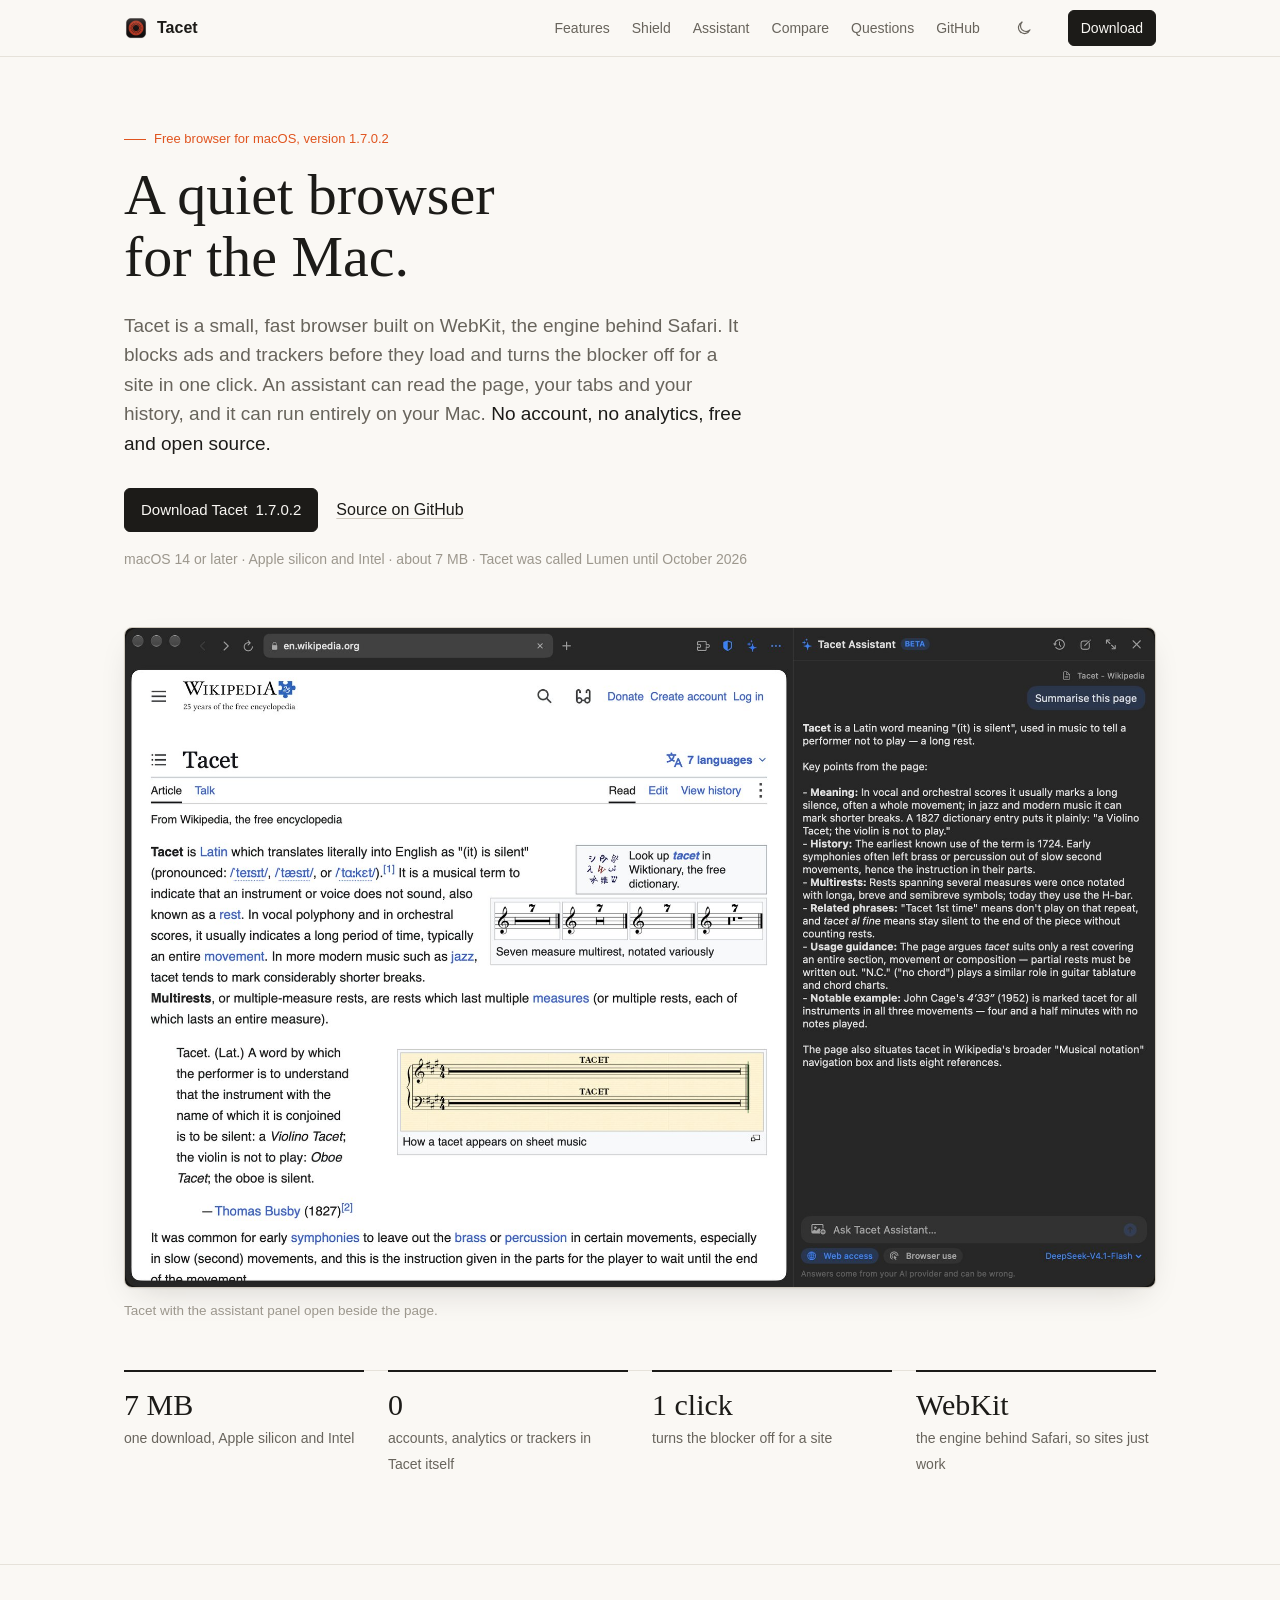
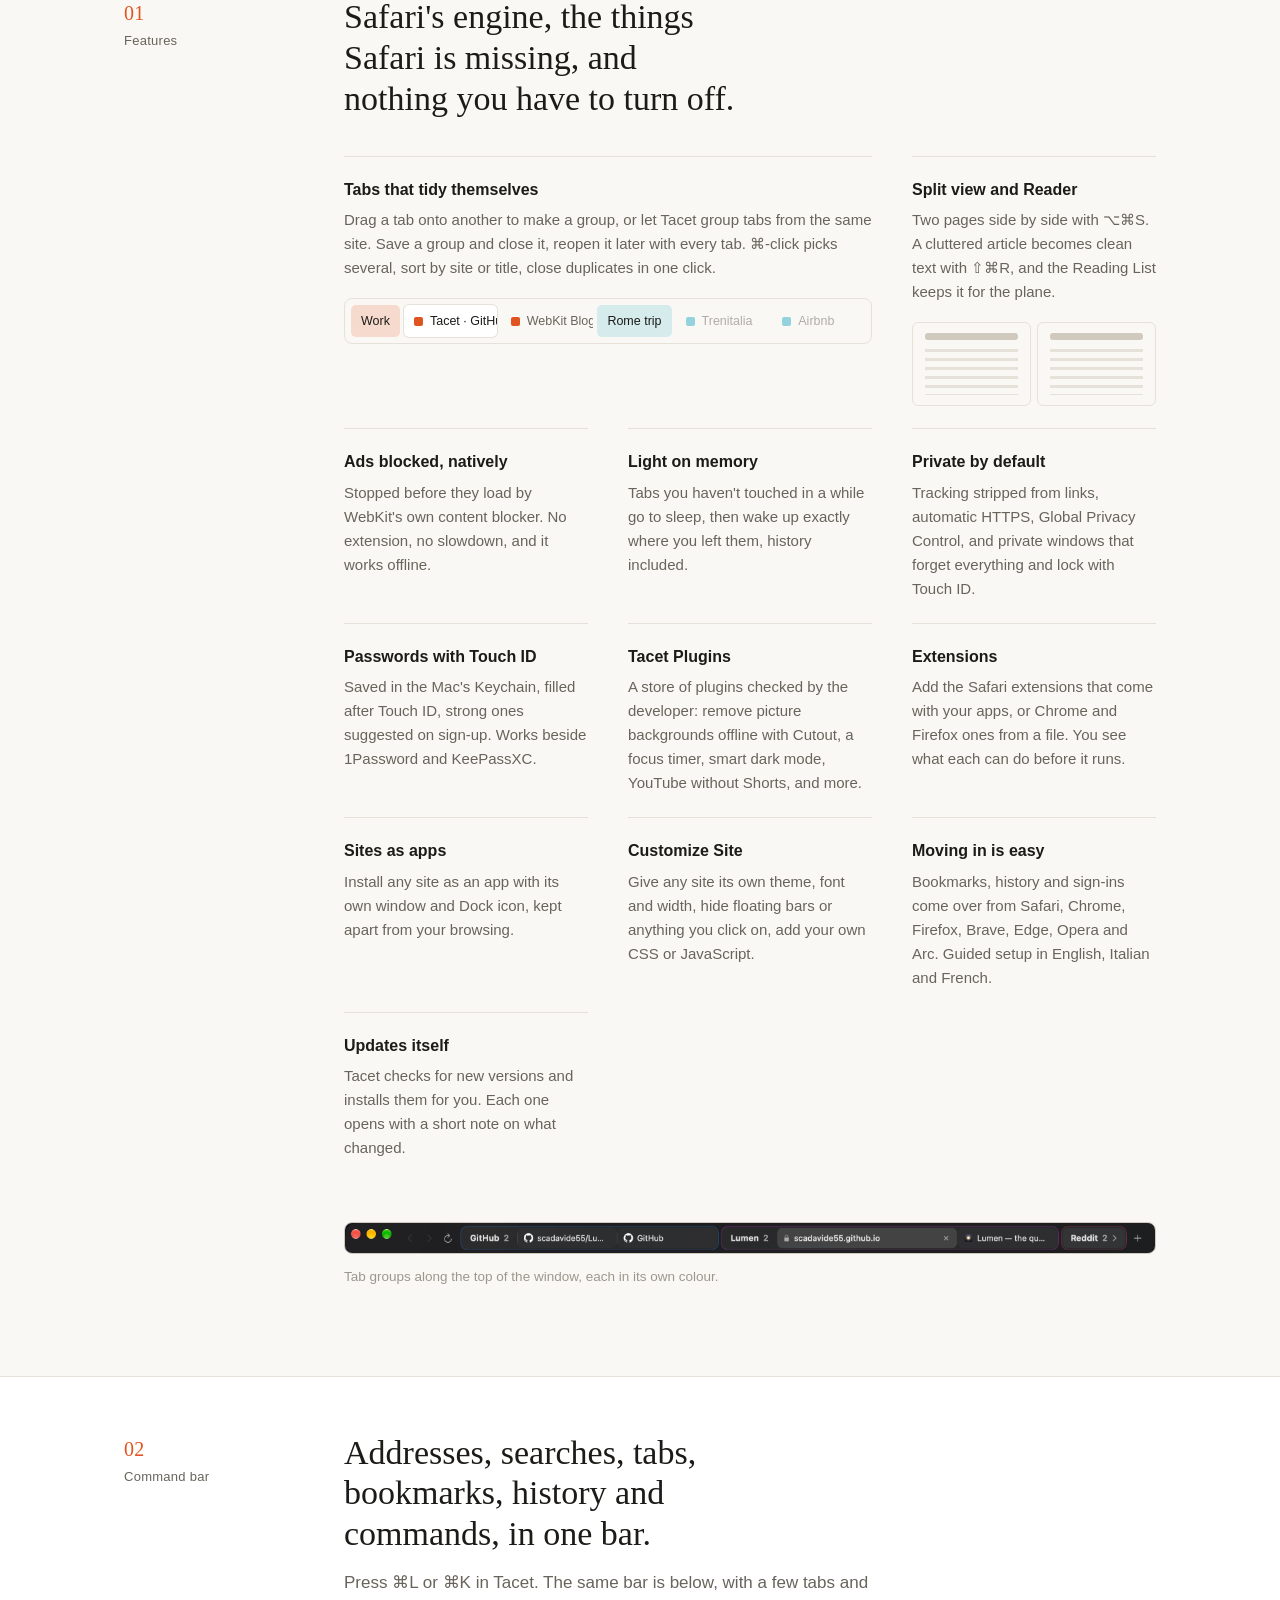
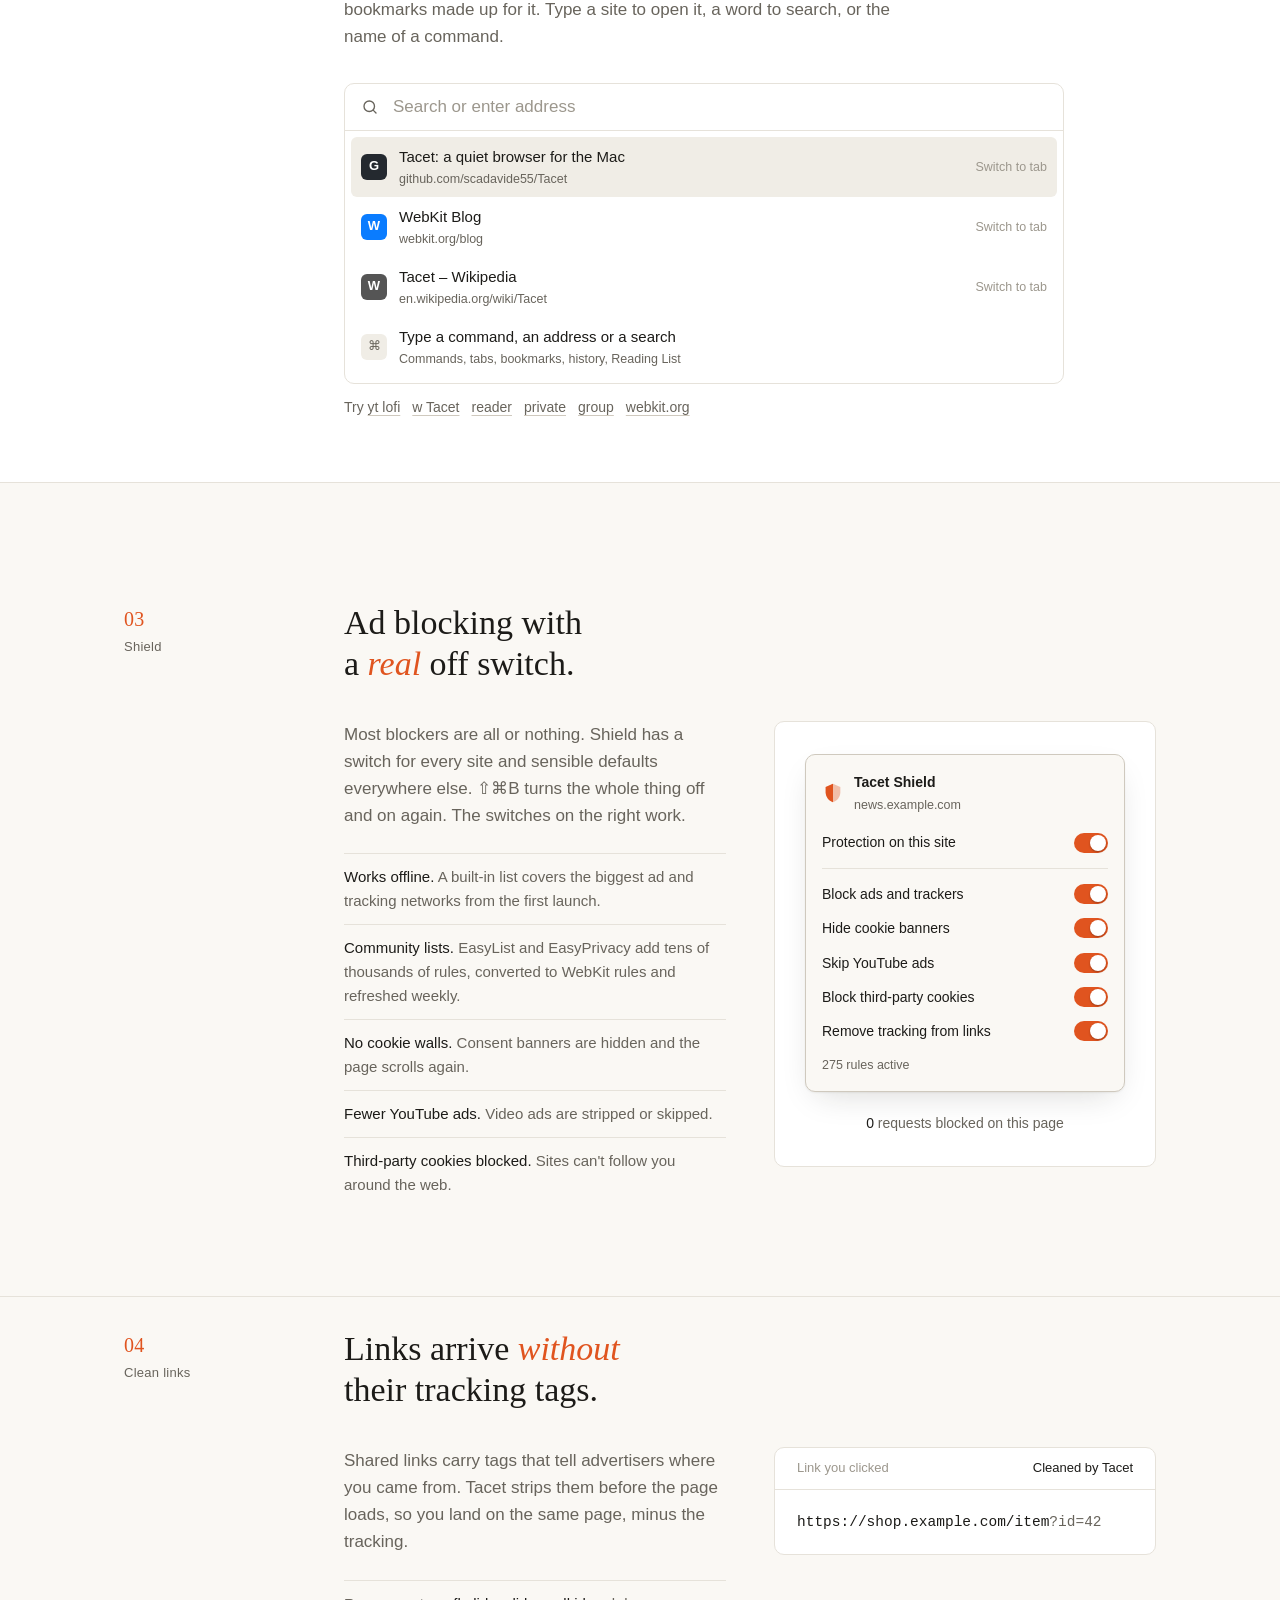
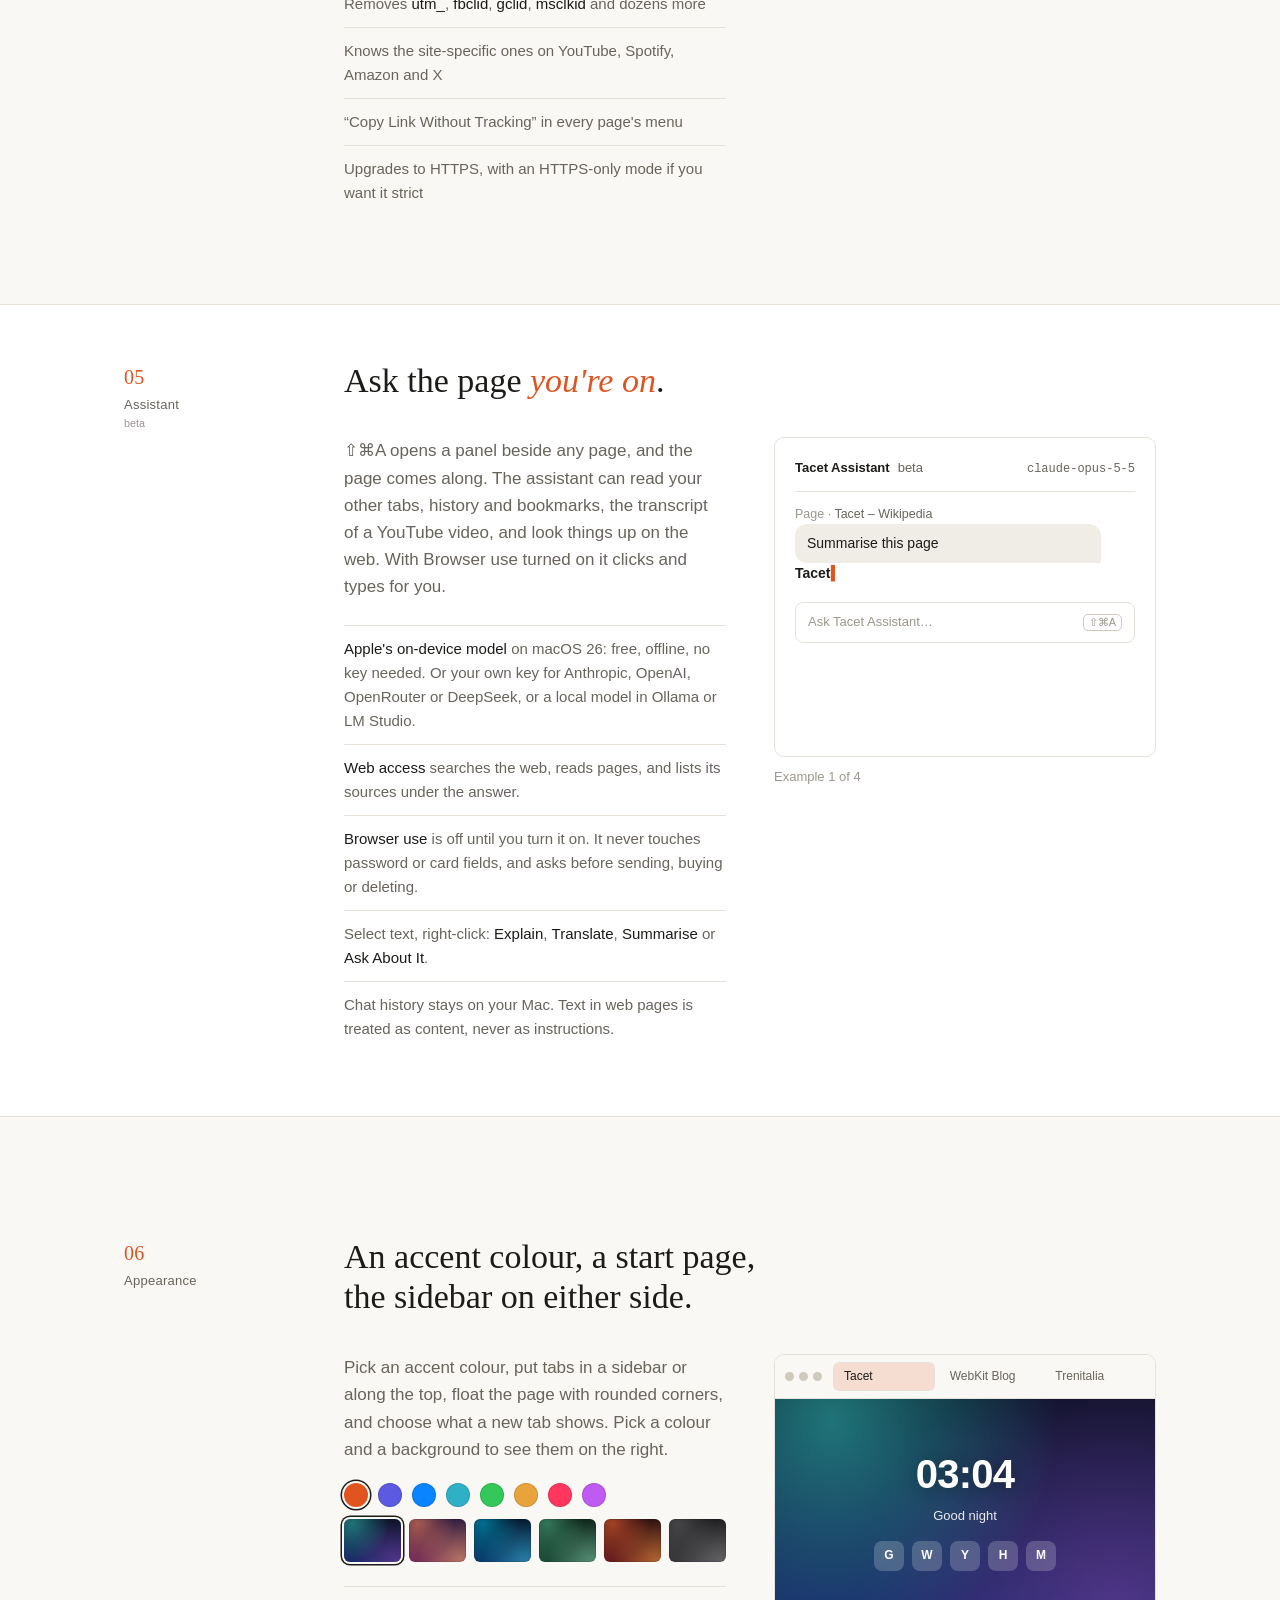
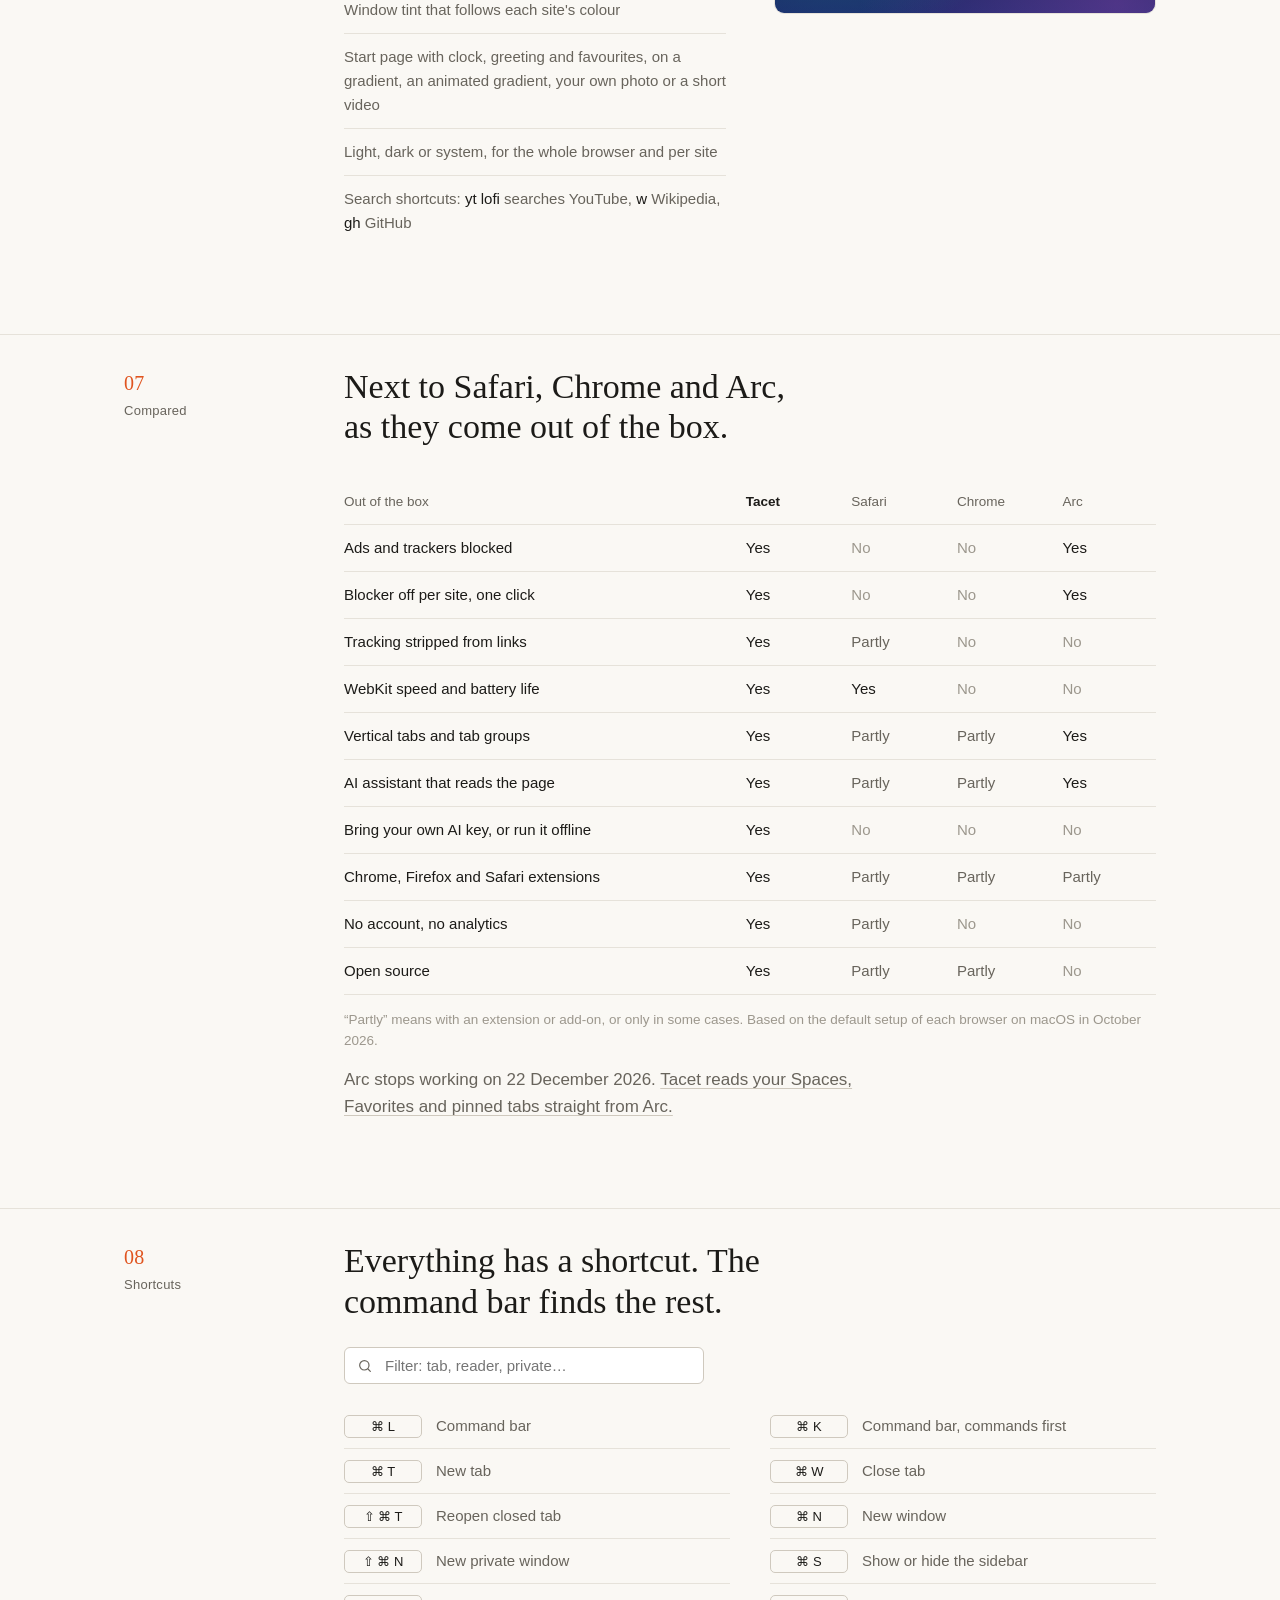
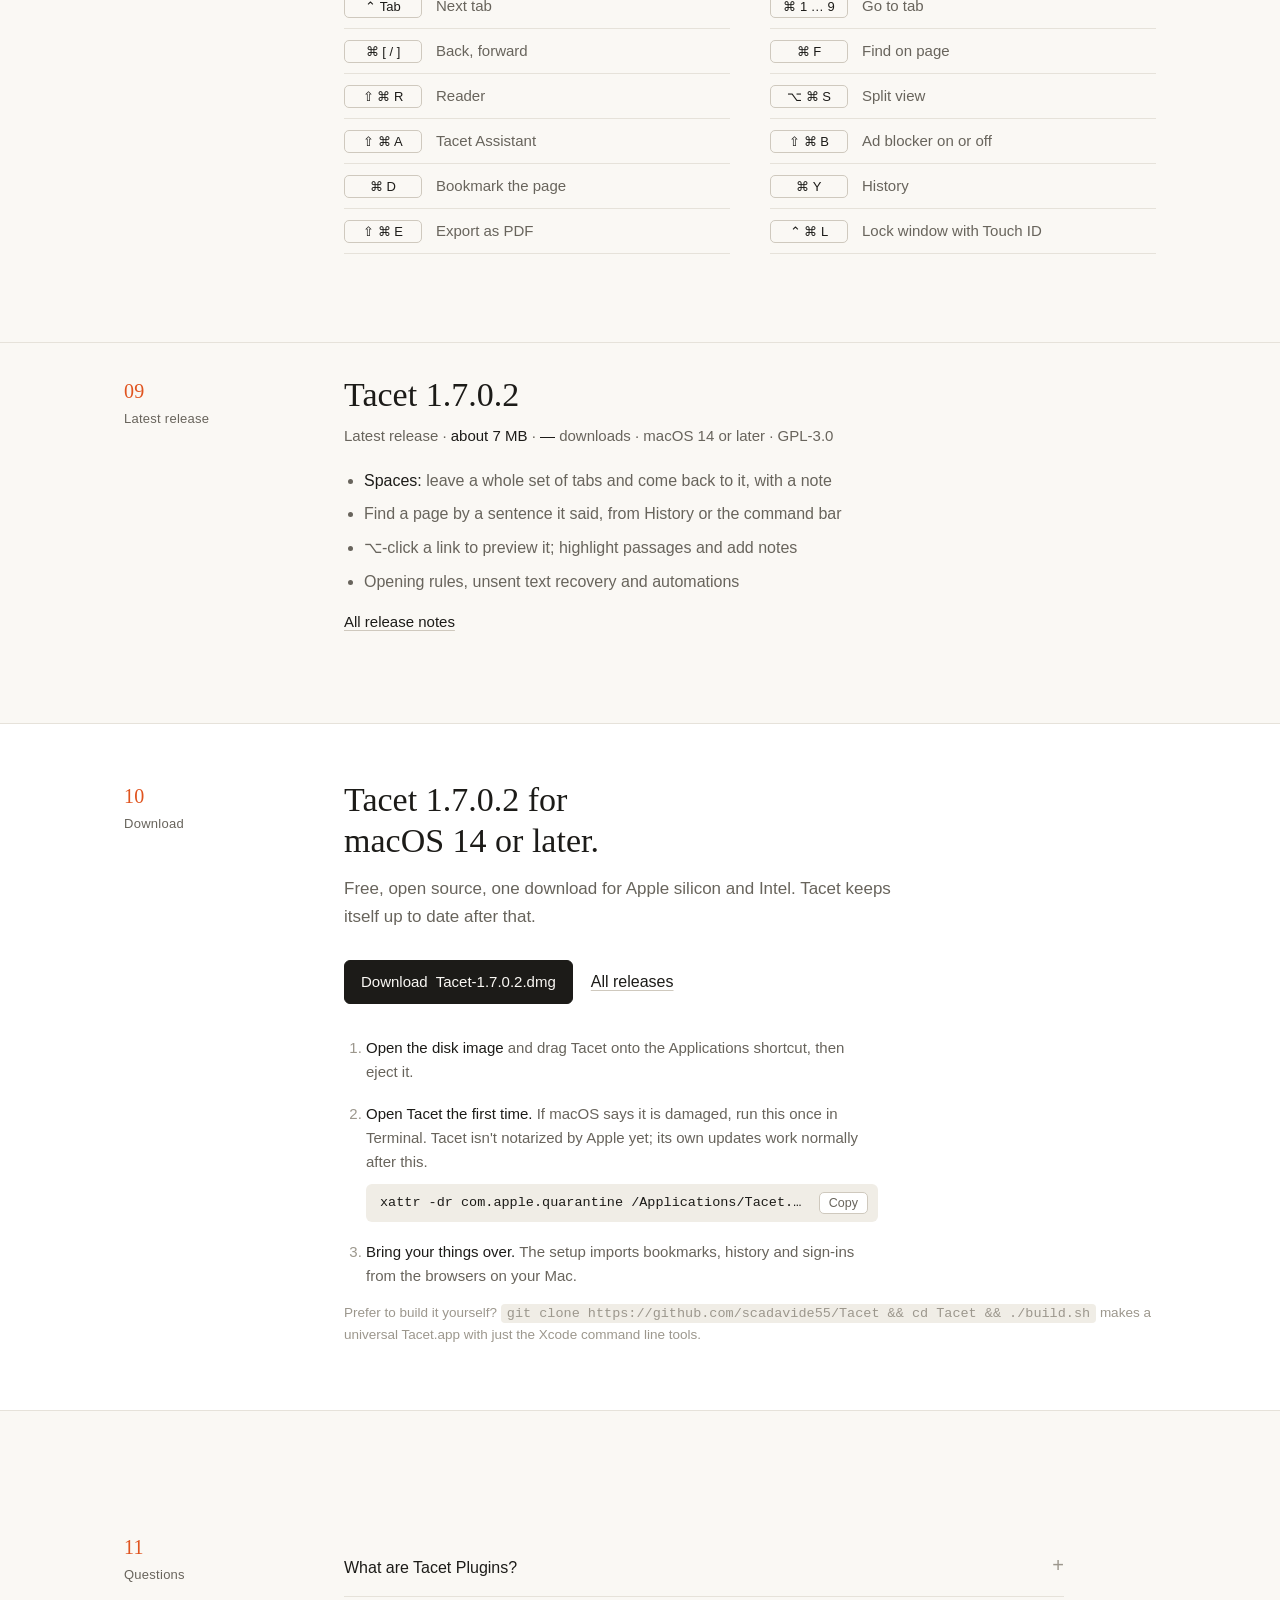
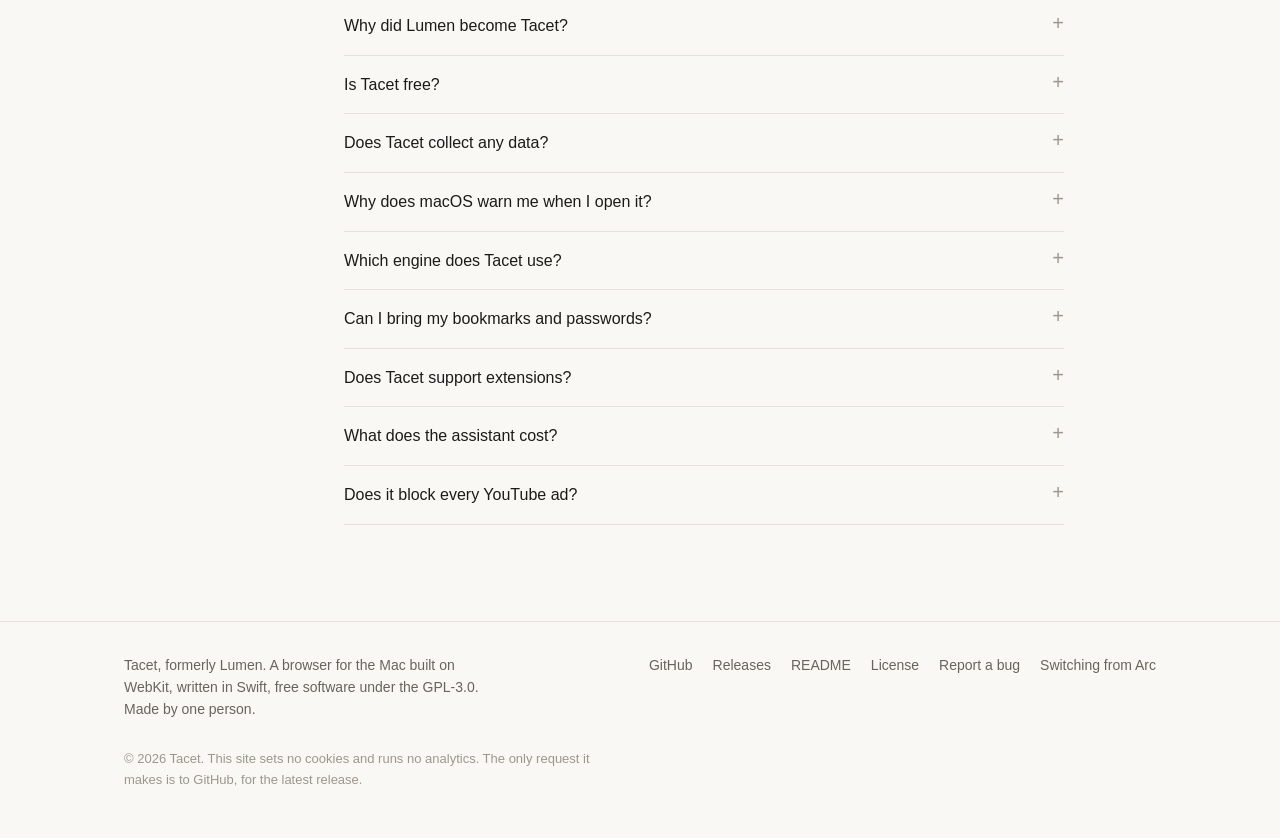
<file: docs/index.html>
<!doctype html>
<html lang="en">
<head>
<meta charset="utf-8">
<meta name="viewport" content="width=device-width, initial-scale=1">
<title>Tacet (formerly Lumen) — a quiet browser for the Mac</title>
<meta name="description" content="Tacet is a small, fast browser for macOS built on WebKit. It blocks ads and trackers before they load, turns the blocker off in one click, and has an assistant that reads the page for you.">
<meta name="theme-color" content="#161513" media="(prefers-color-scheme: dark)">
<meta name="theme-color" content="#faf8f4" media="(prefers-color-scheme: light)">
<meta property="og:type" content="website">
<meta property="og:title" content="Tacet — a quiet browser for the Mac">
<meta property="og:description" content="Small, fast and private. Ads and trackers blocked out of the box, an assistant that reads the page for you.">
<meta property="og:image" content="https://scadavide55.github.io/Tacet/assets/screenshot.jpg">
<meta property="og:url" content="https://scadavide55.github.io/Tacet/">
<meta name="twitter:card" content="summary_large_image">
<link rel="canonical" href="https://scadavide55.github.io/Tacet/">
<link rel="icon" type="image/png" href="assets/favicon.png">
<link rel="apple-touch-icon" href="assets/icon.png">
<script type="application/ld+json">
{
  "@context": "https://schema.org",
  "@type": "SoftwareApplication",
  "name": "Tacet",
  "operatingSystem": "macOS 14 or later",
  "applicationCategory": "BrowserApplication",
  "softwareVersion": "1.7.0.2",
  "license": "https://www.gnu.org/licenses/gpl-3.0.html",
  "offers": { "@type": "Offer", "price": "0", "priceCurrency": "USD" },
  "downloadUrl": "https://github.com/scadavide55/Tacet/releases/download/v1.7.0.2/Tacet-1.7.0.2.dmg",
  "url": "https://scadavide55.github.io/Tacet/",
  "description": "A small, fast and private macOS browser built on WebKit, with a native ad blocker you can turn off in one click."
}
</script>
<script>
  // The remembered theme, applied before anything draws.
  (() => {
    let t = null;
    try { t = localStorage.getItem('theme'); } catch (e) {}
    if (t === 'light' || t === 'dark') document.documentElement.dataset.theme = t;
  })();
</script>
<style>
:root {
  --bg: #faf8f4;
  --surface: #ffffff;
  --fg: #1c1b18;
  --muted: #68645c;
  --faint: #9c978d;
  --line: #e6e2da;
  --line-strong: #cfc9be;
  --code: #f0ede6;
  --accent: #e0541f;
  --junk: #b8412a;
  --ok: #2c8a4b;
  --shadow: 0 1px 2px rgba(28, 27, 24, .06), 0 12px 32px -12px rgba(28, 27, 24, .18);
  --font: -apple-system, BlinkMacSystemFont, "SF Pro Text", "Helvetica Neue", Helvetica, Arial, sans-serif;
  --serif: ui-serif, "New York", "Iowan Old Style", "Palatino", "Book Antiqua", Georgia, serif;
  --mono: ui-monospace, "SF Mono", Menlo, Consolas, monospace;
  --max: 1080px;
  color-scheme: light;
}
@media (prefers-color-scheme: dark) {
  :root:not([data-theme="light"]) {
    --bg: #161513; --surface: #1e1d1a; --fg: #ebe8e1; --muted: #a39e94; --faint: #6f6b63;
    --line: #2b2a26; --line-strong: #3e3c37; --code: #24231f; --accent: #ff7a3a; --junk: #e0705a; --ok: #5cc27a;
    --shadow: 0 1px 2px rgba(0, 0, 0, .4), 0 16px 40px -12px rgba(0, 0, 0, .6);
    color-scheme: dark;
  }
}
:root[data-theme="dark"] {
  --bg: #161513; --surface: #1e1d1a; --fg: #ebe8e1; --muted: #a39e94; --faint: #6f6b63;
  --line: #2b2a26; --line-strong: #3e3c37; --code: #24231f; --accent: #ff7a3a; --junk: #e0705a; --ok: #5cc27a;
  --shadow: 0 1px 2px rgba(0, 0, 0, .4), 0 16px 40px -12px rgba(0, 0, 0, .6);
  color-scheme: dark;
}

* { box-sizing: border-box; }
html { scroll-behavior: smooth; }
body {
  margin: 0; background: var(--bg); color: var(--fg);
  font: 16px/1.6 var(--font); -webkit-font-smoothing: antialiased;
  font-feature-settings: "kern", "liga";
}
a { color: inherit; text-decoration: underline; text-decoration-color: var(--line-strong); text-underline-offset: 3px; }
a:hover { text-decoration-color: currentColor; }
img { max-width: 100%; height: auto; display: block; }
button { font: inherit; color: inherit; }
h1, h2, h3, h4 { font-weight: 500; margin: 0; }
h1, h2 { font-family: var(--serif); letter-spacing: 0; text-wrap: balance; }
p { margin: 0; }
.wrap { max-width: var(--max); margin: 0 auto; padding: 0 24px; }
.sr { position: absolute; width: 1px; height: 1px; overflow: hidden; clip: rect(0 0 0 0); }
:focus-visible { outline: 2px solid var(--accent); outline-offset: 2px; }
code { font: 13.5px/1.5 var(--mono); background: var(--code); padding: 2px 6px; border-radius: 4px; overflow-wrap: anywhere; }
kbd { display: inline-block; font: 13px/1 var(--font); padding: 4px 7px; border: 1px solid var(--line-strong); border-radius: 5px; white-space: nowrap; }

/* Nav */
nav { position: sticky; top: 0; z-index: 20; background: var(--bg); border-bottom: 1px solid var(--line); }
nav .wrap { display: flex; align-items: center; gap: 28px; height: 56px; }
.brand { display: flex; align-items: center; gap: 9px; font-weight: 600; font-size: 16px; text-decoration: none; }
.brand img { width: 24px; height: 24px; }
.navlinks { display: flex; gap: 22px; margin-left: auto; font-size: 14px; color: var(--muted); }
.navlinks a { text-decoration: none; }
.navlinks a:hover { color: var(--fg); }
.iconbtn { width: 32px; height: 32px; border: 0; background: none; border-radius: 6px; display: grid; place-items: center; cursor: pointer; color: var(--muted); flex: none; }
.iconbtn:hover { color: var(--fg); background: var(--code); }
.iconbtn svg { width: 18px; height: 18px; fill: none; stroke: currentColor; stroke-width: 1.6; stroke-linecap: round; stroke-linejoin: round; }
#theme .sun, :root[data-theme="light"] #theme .moon { display: none; }
:root[data-theme="light"] #theme .sun { display: block; }
@media (prefers-color-scheme: dark) {
  :root:not([data-theme="light"]) #theme .moon { display: none; }
  :root:not([data-theme="light"]) #theme .sun { display: block; }
}
#menu { display: none; }
.sheet { display: none; position: sticky; top: 56px; z-index: 19; background: var(--bg); border-bottom: 1px solid var(--line); padding: 8px 24px 12px; }
.sheet.open { display: grid; }
.sheet a { padding: 10px 0; border-bottom: 1px solid var(--line); text-decoration: none; }
.sheet a:last-child { border: 0; }

/* Buttons */
.btn {
  display: inline-flex; align-items: center; gap: 8px; border: 1px solid var(--fg); background: var(--fg); color: var(--bg);
  padding: 9px 16px; border-radius: 6px; font-size: 15px; font-weight: 500; text-decoration: none; cursor: pointer; white-space: nowrap;
}
.btn:hover { opacity: .85; }
.btn.quiet { background: transparent; color: var(--fg); border-color: var(--line-strong); }
.btn.quiet:hover { opacity: 1; border-color: var(--fg); }
.btn.small { padding: 6px 12px; font-size: 14px; }
.btn svg { width: 16px; height: 16px; }

/* Hero */
.hero { padding: 72px 0 0; }
.hero h1 { font-size: clamp(38px, 5.4vw, 58px); line-height: 1.08; max-width: 14ch; margin-bottom: 22px; }
.hero .lead { font-size: 19px; line-height: 1.55; color: var(--muted); max-width: 620px; }
.hero .lead b { color: var(--fg); font-weight: 500; }
.cta { display: flex; align-items: center; gap: 18px; flex-wrap: wrap; margin-top: 30px; }
.fine { margin-top: 16px; font-size: 14px; color: var(--faint); }
.shot { margin: 56px 0 0; }
.shot img { border: 1px solid var(--line-strong); border-radius: 8px; box-shadow: var(--shadow); }
.shot figcaption, .wide figcaption { margin-top: 12px; font-size: 13.5px; color: var(--faint); }

/* Facts under the hero */
.facts { display: grid; grid-template-columns: repeat(4, 1fr); gap: 24px; margin-top: 48px; border-top: 1px solid var(--line); }
.facts div { padding-top: 16px; border-top: 2px solid var(--fg); margin-top: -1px; }
.facts b { display: block; font: 500 30px/1.1 var(--serif); margin-bottom: 4px; font-variant-numeric: tabular-nums; }
.facts span { font-size: 14px; color: var(--muted); }

/* Sections: a hairline, a numbered label in the margin, content beside it */
section { border-top: 1px solid var(--line); margin-top: 88px; padding-top: 32px; }
section.band { background: var(--surface); border-top: 1px solid var(--line); border-bottom: 1px solid var(--line); padding: 56px 0 64px; }
section.band + section { border-top: 0; }
.label::before { content: counter(sec, decimal-leading-zero); counter-increment: sec; display: block; font: 500 20px/1 var(--serif); color: var(--accent); margin-bottom: 8px; }
body { counter-reset: sec; }
.grid { display: grid; grid-template-columns: 180px minmax(0, 1fr); gap: 24px 40px; }
.label { font-size: 13px; color: var(--muted); letter-spacing: .02em; padding-top: 6px; }
.label small { display: block; color: var(--faint); letter-spacing: 0; }
h2 { font-size: clamp(27px, 3.2vw, 34px); line-height: 1.2; max-width: 26ch; }
h2 em { font-style: italic; color: var(--accent); }
.navlinks a { position: relative; padding: 4px 0; }
.navlinks a::after { content: ""; position: absolute; left: 0; right: 100%; bottom: 0; height: 1px; background: var(--fg); transition: right .2s; }
.navlinks a:hover::after { right: 0; }
.mark { font-size: 13px; color: var(--accent); margin-bottom: 14px; display: flex; align-items: center; gap: 8px; }
.mark::before { content: ""; width: 22px; height: 1px; background: var(--accent); }
.sub { color: var(--muted); font-size: 17px; max-width: 60ch; margin-top: 14px; }
.sub b { color: var(--fg); font-weight: 500; }
.two { display: grid; grid-template-columns: minmax(0, 1fr) minmax(0, 1fr); gap: 48px; align-items: start; margin-top: 36px; }
.two .sub { margin-top: 0; }
.list { list-style: none; padding: 0; margin: 24px 0 0; }
.list li { padding: 11px 0; border-top: 1px solid var(--line); color: var(--muted); font-size: 15px; }
.list li b { color: var(--fg); font-weight: 500; }
.frame { border: 1px solid var(--line); border-radius: 10px; background: var(--surface); overflow: hidden; }
.note { margin-top: 14px; font-size: 13.5px; color: var(--faint); }

/* Features */
.features { display: grid; grid-template-columns: repeat(3, minmax(0, 1fr)); gap: 0 40px; margin-top: 36px; }
.features > div { padding: 20px 0 22px; border-top: 1px solid var(--line); transition: background .2s; }
.features > div:hover h3 { color: var(--accent); }
.features > div.wide2 { grid-column: span 2; }
.art { margin-top: 18px; }
.tabs { display: flex; gap: 4px; padding: 6px; border-radius: 8px; border: 1px solid var(--line); background: var(--bg); }
.tab { flex: 1; min-width: 0; display: flex; align-items: center; gap: 7px; padding: 6px 10px; border-radius: 5px; font-size: 12.5px; color: var(--muted); white-space: nowrap; overflow: hidden; text-overflow: ellipsis; }
.tab i { width: 9px; height: 9px; border-radius: 2px; flex: none; background: var(--c, var(--accent)); }
.tab.on { background: var(--surface); color: var(--fg); box-shadow: 0 0 0 1px var(--line); }
.tab.zz { opacity: .5; }
.tab.grp { flex: 0 0 auto; background: color-mix(in srgb, var(--c) 18%, transparent); color: var(--fg); }
.split { display: grid; grid-template-columns: 1fr 1fr; gap: 6px; height: 84px; }
.split div { border-radius: 6px; background: var(--bg); border: 1px solid var(--line); position: relative; overflow: hidden; }
.split div::before { content: ""; position: absolute; inset: 10px 12px auto; height: 7px; border-radius: 3px; background: var(--line-strong); }
.split div::after { content: ""; position: absolute; inset: 26px 12px 10px; background: repeating-linear-gradient(var(--line) 0 3px, transparent 3px 9px); }
.features h3 { font-size: 16px; font-weight: 600; margin-bottom: 6px; }
.features p { color: var(--muted); font-size: 15px; }
.wide { margin: 40px 0 0; }
.wide img { border: 1px solid var(--line-strong); border-radius: 8px; }

/* Command bar demo */
.cmd { margin-top: 32px; max-width: 720px; }
.cmd .in { display: flex; align-items: center; gap: 12px; padding: 12px 16px; border-bottom: 1px solid var(--line); }
.cmd .in svg { width: 18px; height: 18px; color: var(--muted); flex: none; fill: none; stroke: currentColor; stroke-width: 1.8; stroke-linecap: round; }
.cmd input { flex: 1; min-width: 0; border: 0; background: transparent; font: 17px var(--font); color: var(--fg); outline: none; }
.cmd input::placeholder { color: var(--faint); }
.cmd .list { max-height: 330px; overflow: auto; padding: 6px; margin: 0; }
.cmd .hit { display: flex; align-items: center; gap: 12px; padding: 8px 10px; border-radius: 6px; font-size: 15px; }
.cmd .hit.sel { background: var(--code); }
.cmd .ic { width: 26px; height: 26px; border-radius: 6px; display: grid; place-items: center; flex: none; background: var(--code); color: var(--muted); font-size: 13px; }
.cmd .ic.site { color: #fff; font-weight: 600; }
.cmd .ic svg { width: 14px; height: 14px; fill: none; stroke: currentColor; stroke-width: 1.8; stroke-linecap: round; }
.cmd .t { flex: 1; min-width: 0; }
.cmd .t b { display: block; font-weight: 500; white-space: nowrap; overflow: hidden; text-overflow: ellipsis; }
.cmd .t span { display: block; font-size: 12.5px; color: var(--muted); white-space: nowrap; overflow: hidden; text-overflow: ellipsis; }
.cmd .bd { font-size: 12.5px; color: var(--faint); flex: none; }
.cmd .empty { padding: 24px; color: var(--faint); text-align: center; font-size: 15px; }
.tries { margin-top: 12px; font-size: 14px; color: var(--muted); }
.tries button { border: 0; background: none; padding: 0; margin-right: 12px; color: var(--muted); cursor: pointer; text-decoration: underline; text-decoration-color: var(--line-strong); text-underline-offset: 3px; }
.tries button:hover { color: var(--fg); }

/* Shield popover */
.panel { padding: 32px 24px; }
.popover { max-width: 320px; margin: 0 auto; background: var(--bg); border: 1px solid var(--line-strong); border-radius: 10px; padding: 16px; font-size: 14px; box-shadow: var(--shadow); }
.popover header { display: flex; gap: 10px; align-items: center; margin-bottom: 10px; }
.popover header svg { width: 22px; height: 22px; color: var(--accent); }
.popover header b { display: block; font-size: 14px; font-weight: 600; }
.popover header span { font-size: 12.5px; color: var(--muted); }
.popover hr { border: 0; border-top: 1px solid var(--line); margin: 8px 0; }
.tg { display: flex; justify-content: space-between; align-items: center; padding: 6px 0; cursor: pointer; user-select: none; }
.switch { width: 34px; height: 20px; border-radius: 999px; background: var(--line-strong); position: relative; transition: background .2s; flex: none; }
.switch::after { content: ""; position: absolute; top: 2px; left: 2px; width: 16px; height: 16px; border-radius: 50%; background: #fff; transition: transform .2s; box-shadow: 0 1px 2px rgba(0,0,0,.3); }
.tg.on .switch { background: var(--accent); }
.tg.on .switch::after { transform: translateX(14px); }
.rules { font-size: 12.5px; color: var(--muted); margin-top: 6px; font-variant-numeric: tabular-nums; }
.popover.off .tg:not(:first-of-type) { opacity: .4; }
.counter { text-align: center; margin-top: 20px; color: var(--muted); font-size: 14px; font-variant-numeric: tabular-nums; }
.counter b { color: var(--fg); font-weight: 500; }

/* Clean link demo */
.url { font: 14.5px/1.7 var(--mono); padding: 20px 22px; word-break: break-all; }
.url .junk { color: var(--junk); transition: opacity .5s, font-size .5s; }
.url.clean .junk { opacity: 0; font-size: 0; }
.url .keep { color: var(--muted); }
.url-label { display: flex; justify-content: space-between; font-size: 13px; color: var(--faint); padding: 10px 22px; border-bottom: 1px solid var(--line); }
.url-label span:last-child { color: var(--fg); }

/* Assistant chat */
.chat { padding: 20px; display: grid; gap: 12px; font-size: 14px; min-height: 320px; align-content: start; }
.chat .head { display: flex; align-items: center; gap: 8px; font-weight: 600; font-size: 13px; padding-bottom: 12px; border-bottom: 1px solid var(--line); }
.chat .head span.beta { font-weight: 500; color: var(--muted); }
.chat .model { margin-left: auto; font: 12px var(--mono); font-weight: 400; color: var(--muted); }
.chat .page { justify-self: end; font-size: 12.5px; color: var(--muted); }
.chat .page::before { content: "Page · "; color: var(--faint); }
.chat .you { justify-self: end; background: var(--code); padding: 8px 12px; border-radius: 12px 12px 2px 12px; max-width: 90%; }
.chat .ai { line-height: 1.55; }
.chat .ai b { font-weight: 600; }
.chat .tool { font-size: 12.5px; color: var(--muted); display: flex; align-items: center; gap: 8px; }
.chat .tool::before { content: ""; width: 6px; height: 6px; border-radius: 50%; background: var(--accent); }
.chat .tool.done::before { background: var(--ok); }
.chat .src { display: flex; gap: 6px; flex-wrap: wrap; font-size: 12px; color: var(--muted); }
.chat .src span { padding: 2px 8px; border: 1px solid var(--line); border-radius: 999px; }
.chat .box { margin-top: 6px; padding: 9px 12px; border-radius: 8px; border: 1px solid var(--line); color: var(--faint); font-size: 13px; display: flex; justify-content: space-between; align-items: center; }
.chat .box kbd { font-size: 11px; padding: 2px 5px; }
.caret::after { content: "▍"; color: var(--accent); animation: blink 1s steps(2) infinite; }
@keyframes blink { 50% { opacity: 0; } }
.scene { margin-top: 10px; font-size: 13px; color: var(--faint); font-variant-numeric: tabular-nums; }

/* Appearance */
.swatches { display: flex; gap: 10px; flex-wrap: wrap; margin-top: 20px; }
.swatch { width: 24px; height: 24px; border-radius: 50%; border: 0; cursor: pointer; padding: 0; box-shadow: inset 0 0 0 1px rgba(0,0,0,.12); }
.swatch.active { box-shadow: 0 0 0 2px var(--bg), 0 0 0 3.5px var(--fg); }
.tiles { display: grid; grid-template-columns: repeat(6, 1fr); gap: 8px; margin-top: 12px; }
.tile { aspect-ratio: 4/3; border-radius: 6px; border: 0; padding: 0; cursor: pointer; box-shadow: inset 0 0 0 1px rgba(0,0,0,.1); }
.tile.active { box-shadow: 0 0 0 2px var(--bg), 0 0 0 3.5px var(--fg); }
.mock .bar { display: flex; align-items: center; gap: 6px; padding: 8px 10px; border-bottom: 1px solid var(--line); background: var(--bg); }
.mock .dots { display: flex; gap: 5px; margin-right: 6px; }
.mock .dots i { width: 9px; height: 9px; border-radius: 50%; background: var(--line-strong); }
.mock .tab { padding: 4px 10px; border-radius: 5px; font-size: 12px; color: var(--muted); white-space: nowrap; overflow: hidden; text-overflow: ellipsis; }
.mock .tab.on { background: color-mix(in srgb, var(--accent) 16%, transparent); color: var(--fg); }
.startpage { aspect-ratio: 16/9; display: grid; place-items: center; color: #fff; text-align: center; transition: background .5s; }
.startpage .clock { font-size: 40px; font-weight: 600; letter-spacing: -0.02em; text-shadow: 0 2px 16px rgba(0,0,0,.35); font-variant-numeric: tabular-nums; }
.startpage .hi { font-size: 13px; opacity: .9; }
.startpage .favs { display: flex; gap: 8px; margin-top: 14px; justify-content: center; }
.startpage .favs i { width: 30px; height: 30px; border-radius: 8px; background: rgba(255,255,255,.2); display: grid; place-items: center; font-style: normal; font-weight: 600; font-size: 12px; }
.bg-aurora { background: radial-gradient(circle at 15% 10%, rgba(46,196,182,.55), transparent 60%), radial-gradient(circle at 90% 95%, rgba(142,68,173,.45), transparent 65%), linear-gradient(#0b1026, #1b2a6b); }
.bg-dusk { background: radial-gradient(circle at 15% 10%, rgba(255,138,91,.55), transparent 60%), radial-gradient(circle at 90% 95%, rgba(255,195,113,.45), transparent 65%), linear-gradient(#2b1b3f, #7a2e58); }
.bg-ocean { background: radial-gradient(circle at 15% 10%, rgba(0,180,216,.55), transparent 60%), radial-gradient(circle at 90% 95%, rgba(72,202,228,.45), transparent 65%), linear-gradient(#03152b, #0b3d6e); }
.bg-forest { background: radial-gradient(circle at 15% 10%, rgba(82,183,136,.55), transparent 60%), radial-gradient(circle at 90% 95%, rgba(149,213,178,.45), transparent 65%), linear-gradient(#0b2016, #1e4d3a); }
.bg-ember { background: radial-gradient(circle at 15% 10%, rgba(255,107,53,.55), transparent 60%), radial-gradient(circle at 90% 95%, rgba(255,179,71,.45), transparent 65%), linear-gradient(#2a0e0e, #6b1e1e); }
.bg-graphite { background: radial-gradient(circle at 15% 10%, rgba(99,99,102,.55), transparent 60%), radial-gradient(circle at 90% 95%, rgba(142,142,147,.45), transparent 65%), linear-gradient(#1c1c1e, #3a3a3c); }

/* Compare */
.compare { margin-top: 32px; overflow-x: auto; }
table { width: 100%; border-collapse: collapse; font-size: 15px; min-width: 600px; }
th, td { padding: 11px 12px; text-align: left; border-bottom: 1px solid var(--line); vertical-align: top; }
th { font-weight: 500; color: var(--muted); font-size: 13.5px; }
th:first-child, td:first-child { padding-left: 0; }
th:not(:first-child), td:not(:first-child) { width: 13%; }
th.tacet { color: var(--fg); font-weight: 600; }
td.y { color: var(--fg); }
td.p { color: var(--muted); }
td.n { color: var(--faint); }
td.tacet { font-weight: 500; }

/* Shortcuts */
.keysearch { display: flex; align-items: center; gap: 10px; max-width: 360px; margin-top: 24px; padding: 8px 12px; border: 1px solid var(--line-strong); border-radius: 6px; background: var(--surface); }
.keysearch input { flex: 1; border: 0; background: transparent; font: 15px var(--font); color: var(--fg); outline: none; min-width: 0; }
.keysearch svg { width: 16px; height: 16px; fill: none; stroke: var(--muted); stroke-width: 1.8; stroke-linecap: round; }
.keys { display: grid; grid-template-columns: 1fr 1fr; gap: 0 40px; margin-top: 20px; }
.key { display: flex; align-items: center; gap: 14px; padding: 10px 0; border-bottom: 1px solid var(--line); font-size: 15px; }
.key.hide { display: none; }
.key kbd { min-width: 78px; text-align: center; font-variant-numeric: tabular-nums; }
.key span { color: var(--muted); }
.nokeys { color: var(--faint); margin-top: 20px; display: none; font-size: 15px; }

/* Release */
.release .meta { color: var(--muted); font-size: 15px; margin-top: 8px; }
.release .meta b { color: var(--fg); font-weight: 500; font-variant-numeric: tabular-nums; }
.relnotes { margin-top: 20px; max-width: 64ch; }
.relnotes ul { margin: 0; padding-left: 20px; display: grid; gap: 8px; color: var(--muted); }
.relnotes li b { color: var(--fg); font-weight: 500; }
.relnotes .more { display: inline-block; margin-top: 16px; font-size: 15px; }

/* Download */
.steps { margin: 32px 0 0; padding-left: 22px; max-width: 64ch; display: grid; grid-template-columns: minmax(0, 1fr); gap: 18px; color: var(--muted); font-size: 15px; }
.steps li::marker { color: var(--faint); font-variant-numeric: tabular-nums; }
.steps b { color: var(--fg); font-weight: 500; }
.copy { display: flex; align-items: center; gap: 10px; margin-top: 10px; padding: 8px 10px 8px 14px; border-radius: 6px; background: var(--code); font: 13.5px var(--mono); color: var(--fg); }
.copy span { flex: 1; min-width: 0; overflow: hidden; text-overflow: ellipsis; white-space: nowrap; }
.copy button { border: 1px solid var(--line-strong); background: var(--surface); color: var(--muted); border-radius: 5px; padding: 3px 9px; font: 500 12.5px var(--font); cursor: pointer; flex: none; }
.copy button:hover { color: var(--fg); }

/* FAQ */
.faq { max-width: 720px; margin-top: 8px; }
details { border-bottom: 1px solid var(--line); padding: 16px 0; }
summary { cursor: pointer; font-size: 16px; font-weight: 500; list-style: none; display: flex; justify-content: space-between; gap: 20px; }
summary::-webkit-details-marker { display: none; }
summary::after { content: "+"; color: var(--faint); font-weight: 400; font-size: 20px; line-height: 1; flex: none; }
details[open] summary::after { content: "–"; }
details p { color: var(--muted); margin: 10px 0 0; font-size: 15px; max-width: 64ch; }

/* Footer */
footer { margin-top: 96px; border-top: 1px solid var(--line); padding: 32px 0 48px; color: var(--muted); font-size: 14px; }
footer .cols { display: flex; justify-content: space-between; gap: 32px; flex-wrap: wrap; }
footer .cols p { max-width: 46ch; }
footer ul { list-style: none; padding: 0; margin: 0; display: flex; gap: 20px; flex-wrap: wrap; }
footer a { text-decoration: none; }
footer a:hover { color: var(--fg); }
footer .bottom { margin-top: 28px; color: var(--faint); font-size: 13px; max-width: 70ch; }

@media (prefers-reduced-motion: reduce) {
  html { scroll-behavior: auto; }
  .caret::after { animation: none; }
}

/* Responsive */
@media (max-width: 900px) {
  .grid { grid-template-columns: minmax(0, 1fr); gap: 12px; }
  .label { display: flex; align-items: baseline; gap: 10px; }
  .label::before { margin: 0; }
  .facts { grid-template-columns: 1fr 1fr; }
  .features > div.wide2 { grid-column: span 1; }
  .art.tabs { overflow-x: auto; scrollbar-width: none; }
  .art .tab { flex: 0 0 auto; }
  .label { padding-top: 0; }
  .features { grid-template-columns: repeat(2, minmax(0, 1fr)); }
  section { margin-top: 64px; }
}
@media (max-width: 760px) {
  .two { grid-template-columns: minmax(0, 1fr); gap: 28px; }
  .keys { grid-template-columns: minmax(0, 1fr); }
}
@media (max-width: 640px) {
  .wrap { padding: 0 16px; }
  .navlinks { display: none; }
  #menu { display: grid; }
  .hero { padding-top: 48px; }
  .features { grid-template-columns: minmax(0, 1fr); }
  .tiles { grid-template-columns: repeat(3, 1fr); }
  .cmd input { font-size: 16px; }
  .sheet { padding: 8px 16px 12px; }
  footer .cols { flex-direction: column; }
}
</style>
</head>
<body>
<a class="sr" href="#features">Skip to content</a>
<nav id="nav">
  <div class="wrap">
    <a class="brand" href="#top"><img src="assets/icon.png" alt="">Tacet</a>
    <div class="navlinks">
      <a href="#features">Features</a>
      <a href="#shield">Shield</a>
      <a href="#assistant">Assistant</a>
      <a href="#compare">Compare</a>
      <a href="#faq">Questions</a>
      <a href="https://github.com/scadavide55/Tacet">GitHub</a>
    </div>
    <button class="iconbtn" id="theme" aria-label="Switch between light and dark" title="Light or dark">
      <svg class="moon" viewBox="0 0 24 24"><path d="M20 14.5A8 8 0 1 1 9.5 4a6.5 6.5 0 0 0 10.5 10.5z"/></svg>
      <svg class="sun" viewBox="0 0 24 24"><circle cx="12" cy="12" r="4"/><path d="M12 2v2M12 20v2M2 12h2M20 12h2M4.9 4.9l1.4 1.4M17.7 17.7l1.4 1.4M4.9 19.1l1.4-1.4M17.7 6.3l1.4-1.4"/></svg>
    </button>
    <button class="iconbtn" id="menu" aria-label="Menu" aria-expanded="false"><svg viewBox="0 0 24 24"><path d="M4 7h16M4 12h16M4 17h16"/></svg></button>
    <a class="btn small" href="#download">Download</a>
  </div>
</nav>
<div class="sheet" id="sheet">
  <a href="#features">Features</a><a href="#command">Command bar</a><a href="#shield">Shield</a><a href="#assistant">Assistant</a><a href="#compare">Compare</a><a href="arc.html">Switching from Arc</a><a href="#shortcuts">Shortcuts</a><a href="#faq">Questions</a><a href="https://github.com/scadavide55/Tacet">GitHub</a>
</div>

<header class="hero" id="top">
  <div class="wrap">
    <p class="mark">Free browser for macOS, version 1.7.0.2</p>
    <h1>A quiet browser for the Mac.</h1>
    <p class="lead">Tacet is a small, fast browser built on WebKit, the engine behind Safari. It blocks ads and trackers before they load and turns the blocker off for a site in one click. An assistant can read the page, your tabs and your history, and it can run entirely on your Mac. <b>No account, no analytics, free and open source.</b></p>
    <div class="cta">
      <a class="btn" id="dl-top" href="https://github.com/scadavide55/Tacet/releases/download/v1.7.0.2/Tacet-1.7.0.2.dmg">Download Tacet <span id="dl-v">1.7.0.2</span></a>
      <a href="https://github.com/scadavide55/Tacet">Source on GitHub</a>
    </div>
    <p class="fine">macOS 14 or later · Apple silicon and Intel · about 7 MB · Tacet was called Lumen until October 2026</p>
    <figure class="shot">
      <img src="assets/window.jpg" width="2000" height="1281" alt="Tacet with the Wikipedia article on tacet open and Tacet Assistant beside it, summarising the page" fetchpriority="high">
      <figcaption>Tacet with the assistant panel open beside the page.</figcaption>
    </figure>
    <div class="facts" aria-label="At a glance">
      <div><b>7 MB</b><span>one download, Apple silicon and Intel</span></div>
      <div><b>0</b><span>accounts, analytics or trackers in Tacet itself</span></div>
      <div><b>1 click</b><span>turns the blocker off for a site</span></div>
      <div><b>WebKit</b><span>the engine behind Safari, so sites just work</span></div>
    </div>
  </div>
</header>

<section id="features">
  <div class="wrap grid">
    <div class="label">Features</div>
    <div>
      <h2>Safari's engine, the things Safari is missing, and nothing you have to turn off.</h2>
      <div class="features">
        <div class="wide2"><h3>Tabs that tidy themselves</h3><p>Drag a tab onto another to make a group, or let Tacet group tabs from the same site. Save a group and close it, reopen it later with every tab. ⌘-click picks several, sort by site or title, close duplicates in one click.</p>
          <div class="art tabs" aria-hidden="true">
            <div class="tab grp" style="--c:#e0541f">Work</div>
            <div class="tab on" style="--c:#e0541f"><i></i>Tacet · GitHub</div>
            <div class="tab" style="--c:#e0541f"><i></i>WebKit Blog</div>
            <div class="tab grp" style="--c:#30b0c7">Rome trip</div>
            <div class="tab zz" style="--c:#30b0c7"><i></i>Trenitalia</div>
            <div class="tab zz" style="--c:#30b0c7"><i></i>Airbnb</div>
          </div>
        </div>
        <div><h3>Split view and Reader</h3><p>Two pages side by side with ⌥⌘S. A cluttered article becomes clean text with ⇧⌘R, and the Reading List keeps it for the plane.</p>
          <div class="art split" aria-hidden="true"><div></div><div></div></div>
        </div>
        <div><h3>Ads blocked, natively</h3><p>Stopped before they load by WebKit's own content blocker. No extension, no slowdown, and it works offline.</p></div>
        <div><h3>Light on memory</h3><p>Tabs you haven't touched in a while go to sleep, then wake up exactly where you left them, history included.</p></div>
        <div><h3>Private by default</h3><p>Tracking stripped from links, automatic HTTPS, Global Privacy Control, and private windows that forget everything and lock with Touch ID.</p></div>
        <div><h3>Passwords with Touch ID</h3><p>Saved in the Mac's Keychain, filled after Touch ID, strong ones suggested on sign-up. Works beside 1Password and KeePassXC.</p></div>
        <div><h3>Tacet Plugins</h3><p>A store of plugins checked by the developer: remove picture backgrounds offline with Cutout, a focus timer, smart dark mode, YouTube without Shorts, and more.</p></div>
        <div><h3>Extensions</h3><p>Add the Safari extensions that come with your apps, or Chrome and Firefox ones from a file. You see what each can do before it runs.</p></div>
        <div><h3>Sites as apps</h3><p>Install any site as an app with its own window and Dock icon, kept apart from your browsing.</p></div>
        <div><h3>Customize Site</h3><p>Give any site its own theme, font and width, hide floating bars or anything you click on, add your own CSS or JavaScript.</p></div>
        <div><h3>Moving in is easy</h3><p>Bookmarks, history and sign-ins come over from Safari, Chrome, Firefox, Brave, Edge, Opera and Arc. Guided setup in English, Italian and French.</p></div>
        <div><h3>Updates itself</h3><p>Tacet checks for new versions and installs them for you. Each one opens with a short note on what changed.</p></div>
      </div>
      <figure class="wide">
        <img src="assets/groups.png" width="2410" height="88" loading="lazy" alt="Tab groups along the top of the Tacet window, each in its own colour">
        <figcaption>Tab groups along the top of the window, each in its own colour.</figcaption>
      </figure>
    </div>
  </div>
</section>

<section id="command" class="band">
  <div class="wrap grid">
    <div class="label">Command bar</div>
    <div>
      <h2>Addresses, searches, tabs, bookmarks, history and commands, in one bar.</h2>
      <p class="sub">Press ⌘L or ⌘K in Tacet. The same bar is below, with a few tabs and bookmarks made up for it. Type a site to open it, a word to search, or the name of a command.</p>
      <div class="cmd frame" id="cmd" role="combobox" aria-expanded="true" aria-haspopup="listbox">
        <div class="in">
          <svg viewBox="0 0 24 24"><circle cx="11" cy="11" r="7"/><path d="M20 20l-3.5-3.5"/></svg>
          <input id="cmd-in" type="text" placeholder="Search or enter address" autocomplete="off" spellcheck="false" aria-label="Command bar demo">
        </div>
        <div class="list" id="cmd-list" role="listbox"></div>
      </div>
      <p class="tries">Try
        <button data-q="yt lofi">yt lofi</button><button data-q="w Tacet">w Tacet</button><button data-q="reader">reader</button><button data-q="private">private</button><button data-q="group">group</button><button data-q="webkit.org">webkit.org</button>
      </p>
    </div>
  </div>
</section>

<section id="shield">
  <div class="wrap grid">
    <div class="label">Shield</div>
    <div>
      <h2>Ad blocking with a <em>real</em> off switch.</h2>
      <div class="two">
        <div>
          <p class="sub">Most blockers are all or nothing. Shield has a switch for every site and sensible defaults everywhere else. ⇧⌘B turns the whole thing off and on again. The switches on the right work.</p>
          <ul class="list">
            <li><b>Works offline.</b> A built-in list covers the biggest ad and tracking networks from the first launch.</li>
            <li><b>Community lists.</b> EasyList and EasyPrivacy add tens of thousands of rules, converted to WebKit rules and refreshed weekly.</li>
            <li><b>No cookie walls.</b> Consent banners are hidden and the page scrolls again.</li>
            <li><b>Fewer YouTube ads.</b> Video ads are stripped or skipped.</li>
            <li><b>Third-party cookies blocked.</b> Sites can't follow you around the web.</li>
          </ul>
        </div>
        <div class="frame panel">
          <div class="popover" id="popover">
            <header>
              <svg viewBox="0 0 24 24" fill="currentColor" aria-hidden="true"><path d="M12 2l8 3.4v5.8c0 5-3.4 9.5-8 10.8-4.6-1.3-8-5.8-8-10.8V5.4L12 2z" opacity=".35"/><path d="M12 2v20c-4.6-1.3-8-5.8-8-10.8V5.4L12 2z"/></svg>
              <div><b>Tacet Shield</b><span>news.example.com</span></div>
            </header>
            <div class="tg on" id="tg-site" role="switch" aria-checked="true" tabindex="0"><span>Protection on this site</span><i class="switch"></i></div>
            <hr>
            <div class="tg on" role="switch" aria-checked="true" tabindex="0" data-n="212"><span>Block ads and trackers</span><i class="switch"></i></div>
            <div class="tg on" role="switch" aria-checked="true" tabindex="0" data-n="18"><span>Hide cookie banners</span><i class="switch"></i></div>
            <div class="tg on" role="switch" aria-checked="true" tabindex="0" data-n="24"><span>Skip YouTube ads</span><i class="switch"></i></div>
            <div class="tg on" role="switch" aria-checked="true" tabindex="0" data-n="14"><span>Block third-party cookies</span><i class="switch"></i></div>
            <div class="tg on" role="switch" aria-checked="true" tabindex="0" data-n="7"><span>Remove tracking from links</span><i class="switch"></i></div>
            <div class="rules"><span id="rules-n">275</span> rules active</div>
          </div>
          <div class="counter"><b id="blocked-n">0</b> requests blocked on this page</div>
        </div>
      </div>
    </div>
  </div>
</section>

<section id="privacy">
  <div class="wrap grid">
    <div class="label">Clean links</div>
    <div>
      <h2>Links arrive <em>without</em> their tracking tags.</h2>
      <div class="two">
        <div>
          <p class="sub">Shared links carry tags that tell advertisers where you came from. Tacet strips them before the page loads, so you land on the same page, minus the tracking.</p>
          <ul class="list">
            <li>Removes <b>utm_</b>, <b>fbclid</b>, <b>gclid</b>, <b>msclkid</b> and dozens more</li>
            <li>Knows the site-specific ones on YouTube, Spotify, Amazon and X</li>
            <li>“Copy Link Without Tracking” in every page's menu</li>
            <li>Upgrades to HTTPS, with an HTTPS-only mode if you want it strict</li>
          </ul>
        </div>
        <div class="frame">
          <div class="url-label"><span>Link you clicked</span><span id="url-state">Cleaning…</span></div>
          <div class="url" id="url"><span class="host">https://shop.example.com/item</span><span class="keep">?id=42</span><span class="junk">&amp;utm_source=newsletter&amp;utm_medium=email&amp;utm_campaign=autumn_sale</span><span class="junk">&amp;fbclid=IwAR2xK9vQ7mT3pL</span><span class="junk">&amp;gclid=Cj0KCQjw8eTFBhCX</span></div>
        </div>
      </div>
    </div>
  </div>
</section>

<section id="assistant" class="band">
  <div class="wrap grid">
    <div class="label">Assistant <small>beta</small></div>
    <div>
      <h2>Ask the page <em>you're on</em>.</h2>
      <div class="two">
        <div>
          <p class="sub">⇧⌘A opens a panel beside any page, and the page comes along. The assistant can read your other tabs, history and bookmarks, the transcript of a YouTube video, and look things up on the web. With Browser use turned on it clicks and types for you.</p>
          <ul class="list">
            <li><b>Apple's on-device model</b> on macOS 26: free, offline, no key needed. Or your own key for Anthropic, OpenAI, OpenRouter or DeepSeek, or a local model in Ollama or LM Studio.</li>
            <li><b>Web access</b> searches the web, reads pages, and lists its sources under the answer.</li>
            <li><b>Browser use</b> is off until you turn it on. It never touches password or card fields, and asks before sending, buying or deleting.</li>
            <li>Select text, right-click: <b>Explain</b>, <b>Translate</b>, <b>Summarise</b> or <b>Ask About It</b>.</li>
            <li>Chat history stays on your Mac. Text in web pages is treated as content, never as instructions.</li>
          </ul>
        </div>
        <div>
          <div class="frame chat" id="chat" aria-live="polite">
            <div class="head">Tacet Assistant <span class="beta">beta</span><span class="model" id="chat-model">claude-opus-5-5</span></div>
            <div id="chat-body"></div>
            <div class="box"><span>Ask Tacet Assistant…</span><kbd>⇧⌘A</kbd></div>
          </div>
          <p class="scene" id="chat-scene">Example 1 of 4</p>
        </div>
      </div>
    </div>
  </div>
</section>

<section id="customise">
  <div class="wrap grid">
    <div class="label">Appearance</div>
    <div>
      <h2>An accent colour, a start page, the sidebar on either side.</h2>
      <div class="two">
        <div>
          <p class="sub">Pick an accent colour, put tabs in a sidebar or along the top, float the page with rounded corners, and choose what a new tab shows. Pick a colour and a background to see them on the right.</p>
          <div class="swatches" id="swatches" aria-label="Accent colour">
            <button class="swatch active" style="background:#e0541f" data-c="#e0541f" aria-label="Orange"></button>
            <button class="swatch" style="background:#5b5ae0" data-c="#5b5ae0" aria-label="Indigo"></button>
            <button class="swatch" style="background:#0a84ff" data-c="#0a84ff" aria-label="Blue"></button>
            <button class="swatch" style="background:#30b0c7" data-c="#30b0c7" aria-label="Teal"></button>
            <button class="swatch" style="background:#34c759" data-c="#34c759" aria-label="Green"></button>
            <button class="swatch" style="background:#e8a33d" data-c="#e8a33d" aria-label="Amber"></button>
            <button class="swatch" style="background:#ff375f" data-c="#ff375f" aria-label="Pink"></button>
            <button class="swatch" style="background:#bf5af2" data-c="#bf5af2" aria-label="Purple"></button>
          </div>
          <div class="tiles" id="backgrounds" aria-label="Start page background">
            <button class="tile bg-aurora active" data-bg="bg-aurora" aria-label="Aurora"></button>
            <button class="tile bg-dusk" data-bg="bg-dusk" aria-label="Dusk"></button>
            <button class="tile bg-ocean" data-bg="bg-ocean" aria-label="Ocean"></button>
            <button class="tile bg-forest" data-bg="bg-forest" aria-label="Forest"></button>
            <button class="tile bg-ember" data-bg="bg-ember" aria-label="Ember"></button>
            <button class="tile bg-graphite" data-bg="bg-graphite" aria-label="Graphite"></button>
          </div>
          <ul class="list">
            <li>Window tint that follows each site's colour</li>
            <li>Start page with clock, greeting and favourites, on a gradient, an animated gradient, your own photo or a short video</li>
            <li>Light, dark or system, for the whole browser and per site</li>
            <li>Search shortcuts: <b>yt lofi</b> searches YouTube, <b>w</b> Wikipedia, <b>gh</b> GitHub</li>
          </ul>
        </div>
        <div class="frame mock" aria-hidden="true">
          <div class="bar">
            <div class="dots"><i></i><i></i><i></i></div>
            <div class="tab on">Tacet</div><div class="tab">WebKit Blog</div><div class="tab">Trenitalia</div>
          </div>
          <div class="startpage bg-aurora" id="startpage">
            <div>
              <div class="clock" id="clock">09:41</div>
              <div class="hi" id="hi">Good morning</div>
              <div class="favs"><i>G</i><i>W</i><i>Y</i><i>H</i><i>M</i></div>
            </div>
          </div>
        </div>
      </div>
    </div>
  </div>
</section>

<section id="compare">
  <div class="wrap grid">
    <div class="label">Compared</div>
    <div>
      <h2>Next to Safari, Chrome and Arc, as they come out of the box.</h2>
      <div class="compare">
        <table>
          <thead><tr><th>Out of the box</th><th class="tacet">Tacet</th><th>Safari</th><th>Chrome</th><th>Arc</th></tr></thead>
          <tbody>
            <tr><td>Ads and trackers blocked</td><td class="y tacet">Yes</td><td class="n">No</td><td class="n">No</td><td class="y">Yes</td></tr>
            <tr><td>Blocker off per site, one click</td><td class="y tacet">Yes</td><td class="n">No</td><td class="n">No</td><td class="y">Yes</td></tr>
            <tr><td>Tracking stripped from links</td><td class="y tacet">Yes</td><td class="p">Partly</td><td class="n">No</td><td class="n">No</td></tr>
            <tr><td>WebKit speed and battery life</td><td class="y tacet">Yes</td><td class="y">Yes</td><td class="n">No</td><td class="n">No</td></tr>
            <tr><td>Vertical tabs and tab groups</td><td class="y tacet">Yes</td><td class="p">Partly</td><td class="p">Partly</td><td class="y">Yes</td></tr>
            <tr><td>AI assistant that reads the page</td><td class="y tacet">Yes</td><td class="p">Partly</td><td class="p">Partly</td><td class="y">Yes</td></tr>
            <tr><td>Bring your own AI key, or run it offline</td><td class="y tacet">Yes</td><td class="n">No</td><td class="n">No</td><td class="n">No</td></tr>
            <tr><td>Chrome, Firefox and Safari extensions</td><td class="y tacet">Yes</td><td class="p">Partly</td><td class="p">Partly</td><td class="p">Partly</td></tr>
            <tr><td>No account, no analytics</td><td class="y tacet">Yes</td><td class="p">Partly</td><td class="n">No</td><td class="n">No</td></tr>
            <tr><td>Open source</td><td class="y tacet">Yes</td><td class="p">Partly</td><td class="p">Partly</td><td class="n">No</td></tr>
          </tbody>
        </table>
      </div>
      <p class="note">“Partly” means with an extension or add-on, or only in some cases. Based on the default setup of each browser on macOS in October 2026.</p>
      <p class="sub">Arc stops working on 22 December 2026. <a href="arc.html">Tacet reads your Spaces, Favorites and pinned tabs straight from Arc.</a></p>
    </div>
  </div>
</section>

<section id="shortcuts">
  <div class="wrap grid">
    <div class="label">Shortcuts</div>
    <div>
      <h2>Everything has a shortcut. The command bar finds the rest.</h2>
      <div class="keysearch">
        <svg viewBox="0 0 24 24"><circle cx="11" cy="11" r="7"/><path d="M20 20l-3.5-3.5"/></svg>
        <input id="keysearch" type="search" placeholder="Filter: tab, reader, private…" aria-label="Filter shortcuts">
      </div>
      <div class="keys" id="keys">
        <div class="key"><kbd>⌘ L</kbd><span>Command bar</span></div>
        <div class="key"><kbd>⌘ K</kbd><span>Command bar, commands first</span></div>
        <div class="key"><kbd>⌘ T</kbd><span>New tab</span></div>
        <div class="key"><kbd>⌘ W</kbd><span>Close tab</span></div>
        <div class="key"><kbd>⇧ ⌘ T</kbd><span>Reopen closed tab</span></div>
        <div class="key"><kbd>⌘ N</kbd><span>New window</span></div>
        <div class="key"><kbd>⇧ ⌘ N</kbd><span>New private window</span></div>
        <div class="key"><kbd>⌘ S</kbd><span>Show or hide the sidebar</span></div>
        <div class="key"><kbd>⌃ Tab</kbd><span>Next tab</span></div>
        <div class="key"><kbd>⌘ 1 … 9</kbd><span>Go to tab</span></div>
        <div class="key"><kbd>⌘ [ / ]</kbd><span>Back, forward</span></div>
        <div class="key"><kbd>⌘ F</kbd><span>Find on page</span></div>
        <div class="key"><kbd>⇧ ⌘ R</kbd><span>Reader</span></div>
        <div class="key"><kbd>⌥ ⌘ S</kbd><span>Split view</span></div>
        <div class="key"><kbd>⇧ ⌘ A</kbd><span>Tacet Assistant</span></div>
        <div class="key"><kbd>⇧ ⌘ B</kbd><span>Ad blocker on or off</span></div>
        <div class="key"><kbd>⌘ D</kbd><span>Bookmark the page</span></div>
        <div class="key"><kbd>⌘ Y</kbd><span>History</span></div>
        <div class="key"><kbd>⇧ ⌘ E</kbd><span>Export as PDF</span></div>
        <div class="key"><kbd>⌃ ⌘ L</kbd><span>Lock window with Touch ID</span></div>
      </div>
      <p class="nokeys" id="nokeys">No shortcut matches. The command bar has it: ⌘K, then type.</p>
    </div>
  </div>
</section>

<section id="release">
  <div class="wrap grid">
    <div class="label">Latest release</div>
    <div class="release">
      <h2>Tacet <span id="rel-v">1.7.0.2</span></h2>
      <p class="meta"><span id="rel-d">Latest release</span> · <b id="rel-size">about 7 MB</b> · <b id="rel-dl">—</b> downloads · macOS 14 or later · GPL-3.0</p>
      <div class="relnotes" id="rel-notes">
        <ul>
          <li><b>Spaces:</b> leave a whole set of tabs and come back to it, with a note</li>
          <li>Find a page by a sentence it said, from History or the command bar</li>
          <li>⌥-click a link to preview it; highlight passages and add notes</li>
          <li>Opening rules, unsent text recovery and automations</li>
        </ul>
        <a class="more" href="https://github.com/scadavide55/Tacet/releases">All release notes</a>
      </div>
    </div>
  </div>
</section>

<section id="download" class="band">
  <div class="wrap grid">
    <div class="label">Download</div>
    <div>
      <h2>Tacet <span id="dl-v2">1.7.0.2</span> for macOS 14 or later.</h2>
      <p class="sub">Free, open source, one download for Apple silicon and Intel. Tacet keeps itself up to date after that.</p>
      <div class="cta">
        <a class="btn" id="dl-main" href="https://github.com/scadavide55/Tacet/releases/download/v1.7.0.2/Tacet-1.7.0.2.dmg">Download <span id="dl-name">Tacet-1.7.0.2.dmg</span></a>
        <a href="https://github.com/scadavide55/Tacet/releases">All releases</a>
      </div>
      <ol class="steps">
        <li><b>Open the disk image</b> and drag Tacet onto the Applications shortcut, then eject it.</li>
        <li><b>Open Tacet the first time.</b> If macOS says it is damaged, run this once in Terminal. Tacet isn't notarized by Apple yet; its own updates work normally after this.
          <div class="copy"><span>xattr -dr com.apple.quarantine /Applications/Tacet.app</span><button id="copy-btn" type="button">Copy</button></div>
        </li>
        <li><b>Bring your things over.</b> The setup imports bookmarks, history and sign-ins from the browsers on your Mac.</li>
      </ol>
      <p class="note">Prefer to build it yourself? <code>git clone https://github.com/scadavide55/Tacet && cd Tacet && ./build.sh</code> makes a universal Tacet.app with just the Xcode command line tools.</p>
    </div>
  </div>
</section>

<section id="faq">
  <div class="wrap grid">
    <div class="label">Questions</div>
    <div class="faq">
      <details>
        <summary>What are Tacet Plugins?</summary>
        <p>Small plugins made for Tacet and checked by its developer, in a store inside the browser (⇧⌘P). They work on every Mac, are signed and checked file by file before they install, and run in a space of their own that pages can't reach. Cutout removes picture backgrounds on your Mac, offline; others hide YouTube Shorts, copy pages as Markdown, add a focus timer, darken light sites and more. Tacet Plugins is in beta.</p>
      </details>
      <details>
        <summary>Why did Lumen become Tacet?</summary>
        <p>There were already other browsers called Lumen, and the name sounded too much like an AI product. Tacet is the mark in music for silence, where an instrument stays quiet. It's the same browser: updating from Lumen keeps your tabs, passwords, settings and extensions.</p>
      </details>
      <details>
        <summary>Is Tacet free?</summary>
        <p>Yes. Tacet is free to download and use, and open source under the GPL-3.0 license.</p>
      </details>
      <details>
        <summary>Does Tacet collect any data?</summary>
        <p>No. There are no analytics and no accounts. Tacet only talks to the sites you visit. If you turn them on, it also downloads filter lists from easylist.to and fetches search suggestions from your search engine. Suggestions are off by default. Tacet Assistant (beta) is off too; if you turn it on, your questions and the page you attach go only to the AI provider you chose, with your own key. When it searches the web for you, the search goes to your provider (Anthropic) or to DuckDuckGo (other providers). With Apple's on-device model, nothing leaves your Mac.</p>
      </details>
      <details>
        <summary>Why does macOS warn me when I open it?</summary>
        <p>Tacet isn't notarized by Apple yet, so macOS may say Tacet “is damaged and can't be opened”. The download is fine. Open Terminal and run <code>xattr -dr com.apple.quarantine /Applications/Tacet.app</code> once, then open Tacet as usual. Tacet's own updates keep working after that.</p>
      </details>
      <details>
        <summary>Which engine does Tacet use?</summary>
        <p>WebKit, the same engine as Safari. Sites look and behave the way they do in Safari, and you get its speed and battery life.</p>
      </details>
      <details>
        <summary>Can I bring my bookmarks and passwords?</summary>
        <p>Yes. Tacet imports bookmarks, history and sign-ins straight from Safari, Chrome, Firefox, Opera, Brave, Edge and Arc. Passwords come across from a CSV exported by the Passwords app or your old browser, and are kept in your Mac's Keychain behind Touch ID.</p>
      </details>
      <details>
        <summary>Does Tacet support extensions?</summary>
        <p>Yes, on macOS 15.4 or later. Tacet runs web extensions, the same kind Safari, Chrome and Firefox use. Add the Safari extensions that come with apps on your Mac in one click from Settings › Extensions, or add a Chrome (.crx), Firefox (.xpi) or unpacked extension from a file. Most work; a few features only Chrome or Firefox have may not. Extensions never run in private windows.</p>
      </details>
      <details>
        <summary>What does the assistant cost?</summary>
        <p>Nothing from Tacet. With Apple's on-device model on macOS 26 it's free and offline. With Anthropic, OpenAI, OpenRouter or DeepSeek you pay the provider for what you use with your own key. With Ollama or LM Studio the model runs on your Mac.</p>
      </details>
      <details>
        <summary>Does it block every YouTube ad?</summary>
        <p>Most of them, most of the time. YouTube changes its ads often, so some may still get through.</p>
      </details>
    </div>
  </div>
</section>

<footer>
  <div class="wrap">
    <div class="cols">
      <p>Tacet, formerly Lumen. A browser for the Mac built on WebKit, written in Swift, free software under the GPL-3.0. Made by one person.</p>
      <ul>
        <li><a href="https://github.com/scadavide55/Tacet">GitHub</a></li>
        <li><a href="https://github.com/scadavide55/Tacet/releases">Releases</a></li>
        <li><a href="https://github.com/scadavide55/Tacet/blob/main/README.md">README</a></li>
        <li><a href="https://github.com/scadavide55/Tacet/blob/main/LICENSE">License</a></li>
        <li><a href="https://github.com/scadavide55/Tacet/issues">Report a bug</a></li>
        <li><a href="arc.html">Switching from Arc</a></li>
      </ul>
    </div>
    <p class="bottom">© 2026 Tacet. This site sets no cookies and runs no analytics. The only request it makes is to GitHub, for the latest release.</p>
  </div>
</footer>

<script>
(() => {
  const $ = (s, r = document) => r.querySelector(s);
  const $$ = (s, r = document) => [...r.querySelectorAll(s)];
  const reduced = matchMedia('(prefers-reduced-motion: reduce)').matches;

  // Theme: the system's until the switch is used, then remembered.
  const root = document.documentElement;
  const sysDark = matchMedia('(prefers-color-scheme: dark)');
  const current = () => root.dataset.theme || (sysDark.matches ? 'dark' : 'light');
  $('#theme').addEventListener('click', () => {
    const next = current() === 'light' ? 'dark' : 'light';
    root.dataset.theme = next;
    try { localStorage.setItem('theme', next); } catch (e) {}
  });

  // Mobile menu
  const menu = $('#menu'), sheet = $('#sheet');
  menu.addEventListener('click', () => {
    const open = sheet.classList.toggle('open');
    menu.setAttribute('aria-expanded', open);
  });
  sheet.addEventListener('click', () => { sheet.classList.remove('open'); menu.setAttribute('aria-expanded', false); });

  // Command bar demo
  const site = (host, color, letter) => ({ host, color, letter });
  const sites = {
    github: site('github.com', '#24292f', 'G'), webkit: site('webkit.org', '#0a7cff', 'W'), wiki: site('en.wikipedia.org', '#555', 'W'),
    swift: site('swift.org', '#f05138', 'S'), hn: site('news.ycombinator.com', '#ff6600', 'Y'), mdn: site('developer.mozilla.org', '#1b1b1b', 'M'),
    apple: site('developer.apple.com', '#555', 'A'), yt: site('youtube.com', '#ff0000', 'Y'), reddit: site('reddit.com', '#ff4500', 'r'),
    maps: site('maps.apple.com', '#34c759', 'M')
  };
  const items = [
    { k: 'tab', t: 'Tacet: a quiet browser for the Mac', s: 'github.com/scadavide55/Tacet', site: sites.github, badge: 'Switch to tab' },
    { k: 'tab', t: 'WebKit Blog', s: 'webkit.org/blog', site: sites.webkit, badge: 'Switch to tab' },
    { k: 'tab', t: 'Tacet – Wikipedia', s: 'en.wikipedia.org/wiki/Tacet', site: sites.wiki, badge: 'Switch to tab' },
    { k: 'bookmark', t: 'Hacker News', s: 'news.ycombinator.com', site: sites.hn, badge: 'Bookmark' },
    { k: 'bookmark', t: 'MDN Web Docs', s: 'developer.mozilla.org', site: sites.mdn, badge: 'Bookmark' },
    { k: 'history', t: 'Swift.org – Welcome to Swift', s: 'swift.org', site: sites.swift, badge: 'History' },
    { k: 'history', t: 'Apple Developer Documentation', s: 'developer.apple.com/documentation', site: sites.apple, badge: 'History' },
    { k: 'reading', t: 'Why WebKit is fast', s: 'webkit.org · Reading List', site: sites.webkit, badge: 'Reading List' },
    { k: 'cmd', t: 'Reader', s: 'Turn the page into clean, readable text', key: '⇧⌘R' },
    { k: 'cmd', t: 'Split View', s: 'Put this tab beside another', key: '⌥⌘S' },
    { k: 'cmd', t: 'New Private Window', s: 'Forgets everything when closed', key: '⇧⌘N' },
    { k: 'cmd', t: 'Toggle Sidebar', s: 'Show or hide vertical tabs', key: '⌘S' },
    { k: 'cmd', t: 'Block Ads and Trackers', s: 'Tacet Shield on or off', key: '⇧⌘B' },
    { k: 'cmd', t: 'Tacet Assistant', s: 'Ask about this page', key: '⇧⌘A' },
    { k: 'cmd', t: 'Group Tabs by Site', s: 'Tidy tabs from the same site into groups' },
    { k: 'cmd', t: 'Close Duplicate Tabs', s: '2 duplicates open' },
    { k: 'cmd', t: 'Save Group and Close “Rome trip”', s: 'Saved Groups' },
    { k: 'cmd', t: 'Install as App', s: 'Own window and Dock icon' },
    { k: 'cmd', t: 'Customize Site', s: 'Theme, font, width and your own CSS' },
    { k: 'cmd', t: 'Add to Reading List', s: 'Saved with images, readable offline' },
    { k: 'cmd', t: 'Copy Link Without Tracking', s: 'utm_, fbclid and friends removed' },
    { k: 'cmd', t: 'Export as PDF…', s: 'The whole page', key: '⇧⌘E' },
    { k: 'cmd', t: 'Lock Window with Touch ID', s: 'Hides every tab until you unlock', key: '⌃⌘L' },
    { k: 'cmd', t: 'Clear Browsing Data…', s: 'History, cookies and cache' },
  ];
  const shortcuts = { yt: ['YouTube', sites.yt], w: ['Wikipedia', sites.wiki], gh: ['GitHub', sites.github], r: ['Reddit', sites.reddit], maps: ['Maps', sites.maps] };
  const cmdIn = $('#cmd-in'), cmdList = $('#cmd-list');
  const esc = (s) => s.replace(/[&<>"]/g, (c) => ({ '&': '&amp;', '<': '&lt;', '>': '&gt;', '"': '&quot;' }[c]));
  const siteIcon = (s) => `<span class="ic site" style="background:${s.color}">${s.letter}</span>`;
  const glyph = { cmd: '<span class="ic">⌘</span>', search: '<span class="ic"><svg viewBox="0 0 24 24"><circle cx="11" cy="11" r="7"/><path d="M20 20l-3.5-3.5"/></svg></span>', go: '<span class="ic"><svg viewBox="0 0 24 24"><path d="M5 12h14M13 6l6 6-6 6"/></svg></span>' };
  const hit = (ic, t, s, badge) => `<div class="hit" role="option">${ic}<span class="t"><b>${esc(t)}</b><span>${esc(s)}</span></span>${badge ? `<span class="bd">${esc(badge)}</span>` : ''}</div>`;
  const render = () => {
    const raw = cmdIn.value.trim(), q = raw.toLowerCase();
    let out = [];
    if (!q) {
      out = items.filter((i) => i.k === 'tab').map((i) => hit(siteIcon(i.site), i.t, i.s, i.badge));
      out.push(hit(glyph.cmd, 'Type a command, an address or a search', 'Commands, tabs, bookmarks, history, Reading List', ''));
    } else {
      const first = q.split(' ')[0], rest = raw.slice(first.length).trim();
      if (shortcuts[first] && rest) {
        const [name, s] = shortcuts[first];
        out.push(hit(siteIcon(s), rest, 'Search ' + name, 'Search ' + name));
      } else if (/^[a-z0-9-]+(\.[a-z]{2,})+(\/|$)/.test(q)) {
        out.push(hit(glyph.go, raw, 'Open address', 'Open'));
      }
      const words = q.split(/\s+/);
      const hits = items.filter((i) => words.every((w) => (i.t + ' ' + i.s).toLowerCase().includes(w)));
      const order = { tab: 0, cmd: 1, bookmark: 2, reading: 3, history: 4 };
      hits.sort((a, b) => order[a.k] - order[b.k]);
      out.push(...hits.slice(0, 8).map((i) => i.site ? hit(siteIcon(i.site), i.t, i.s, i.badge) : hit(glyph.cmd, i.t, i.s, i.key || 'Command')));
      if (!shortcuts[first]) out.push(hit(glyph.search, raw, 'Search DuckDuckGo', 'Search'));
    }
    cmdList.innerHTML = out.join('') || '<div class="empty">Nothing here</div>';
    cmdList.firstElementChild?.classList.add('sel');
  };
  render();
  cmdIn.addEventListener('input', render);
  cmdIn.addEventListener('keydown', (e) => {
    const sel = $('.hit.sel', cmdList), all = $$('.hit', cmdList);
    if (e.key === 'ArrowDown' || e.key === 'ArrowUp') {
      e.preventDefault();
      const i = all.indexOf(sel), n = (i + (e.key === 'ArrowDown' ? 1 : all.length - 1)) % all.length;
      sel?.classList.remove('sel'); all[n]?.classList.add('sel'); all[n]?.scrollIntoView({ block: 'nearest' });
    } else if (e.key === 'Escape') { cmdIn.value = ''; render(); cmdIn.blur(); }
  });
  $$('.tries button').forEach((b) => b.addEventListener('click', () => { cmdIn.value = b.dataset.q; render(); cmdIn.focus(); }));

  // Shield popover: switches change the rule count and the blocked counter
  const pop = $('#popover'), rulesN = $('#rules-n'), blockedN = $('#blocked-n');
  let blocked = 0, timer;
  const rate = () => {
    if (!$('#tg-site').classList.contains('on')) return 0;
    return $$('.tg[data-n].on', pop).reduce((n, t) => n + +t.dataset.n, 0) / 275;
  };
  const refresh = () => {
    const on = $('#tg-site').classList.contains('on');
    pop.classList.toggle('off', !on);
    rulesN.textContent = on ? $$('.tg[data-n].on', pop).reduce((n, t) => n + +t.dataset.n, 0) : 0;
  };
  $$('.tg', pop).forEach((t) => {
    const flip = () => { t.classList.toggle('on'); t.setAttribute('aria-checked', t.classList.contains('on')); refresh(); };
    t.addEventListener('click', flip);
    t.addEventListener('keydown', (e) => { if (e.key === ' ' || e.key === 'Enter') { e.preventDefault(); flip(); } });
  });
  new IntersectionObserver((en) => {
    if (en[0].isIntersecting && !timer) {
      timer = setInterval(() => { if (Math.random() < rate() * 0.9) blockedN.textContent = ++blocked; }, 350);
    } else if (!en[0].isIntersecting && timer) { clearInterval(timer); timer = null; }
  }, { threshold: 0.3 }).observe(pop);

  // Clean link demo: alternates between the tracked and the clean link
  const url = $('#url'), state = $('#url-state');
  let clean = false;
  const tick = () => { clean = !clean; url.classList.toggle('clean', clean); state.textContent = clean ? 'Cleaned by Tacet' : 'Cleaning…'; };
  new IntersectionObserver((entries, obs) => {
    if (entries[0].isIntersecting) { setTimeout(tick, 900); setInterval(tick, 3200); obs.disconnect(); }
  }, { threshold: 0.6 }).observe(url);

  // Assistant: scripted conversations, typed out one after another
  const scenes = [
    { model: 'claude-opus-5-5', page: 'Tacet – Wikipedia', you: 'Summarise this page', steps: [
      { ai: '<b>Tacet</b> is Latin for “it is silent”. In a score it tells a player to stay quiet for a whole movement or section, and it’s why John Cage’s <i>4′33″</i> has three movements all marked tacet.' }
    ]},
    { model: 'Apple on-device', page: 'WWDC: What’s new in WebKit – YouTube', you: 'What are the three main points of this video?', steps: [
      { tool: 'Reading the transcript (48:12)' },
      { ai: '1. <b>Faster page loads</b> from a new speculative loading pass.<br>2. <b>Lower memory</b> for background tabs.<br>3. <b>New CSS</b>: anchor positioning and scroll-driven animations.' }
    ]},
    { model: 'gpt-5.2', page: 'Trenitalia · Rome → Florence', you: 'Is there a cheaper train on Friday morning? Check my other tabs too', steps: [
      { tool: 'Reading tab “Italo · Rome → Florence”' },
      { tool: 'Searching the web' },
      { ai: 'Yes. <b>Italo at 08:15</b> is €19.90 in your other tab, against €34 for the Frecciarossa here. Both take about 1 h 30. The Italo fare is non-refundable.', src: ['italotreno.com', 'trenitalia.com'] }
    ]},
    { model: 'claude-opus-5-5', page: 'GitHub · Issues', you: 'Open the first issue and scroll to the last comment', steps: [
      { tool: 'Browser use · clicking “Reader mode skips headings”' },
      { tool: 'Scrolling to the end' },
      { ai: 'Done. The last comment, from 3 hours ago, says the fix is in <b>1.6.1</b> and asks you to confirm.' }
    ]},
  ];
  const body = $('#chat-body'), sceneEl = $('#chat-scene'), modelEl = $('#chat-model');
  const sleep = (ms) => new Promise((r) => setTimeout(r, reduced ? 0 : ms));
  const add = (cls, html) => { const d = document.createElement('div'); d.className = cls; d.innerHTML = html; body.appendChild(d); return d; };
  const typeInto = async (el, html) => {
    if (reduced) { el.innerHTML = html; return; }
    el.classList.add('caret');
    // Type by visible characters, keeping tags whole.
    const parts = html.match(/<[^>]+>|./gs) || [];
    let out = '';
    for (const p of parts) { out += p; el.innerHTML = out; if (!p.startsWith('<')) await sleep(14); }
    el.classList.remove('caret');
  };
  let running = false;
  const play = async () => {
    if (running) return; running = true;
    for (let n = 0; ; n = (n + 1) % scenes.length) {
      const sc = scenes[n];
      sceneEl.textContent = `Example ${n + 1} of ${scenes.length}`;
      body.innerHTML = ''; modelEl.textContent = sc.model;
      add('page', sc.page);
      await sleep(500);
      const you = add('you', ''); await typeInto(you, esc(sc.you));
      await sleep(600);
      for (const st of sc.steps) {
        if (st.tool) { const t = add('tool', st.tool); await sleep(1300); t.classList.add('done'); continue; }
        const ai = add('ai', ''); await typeInto(ai, st.ai);
        if (st.src) add('src', st.src.map((s) => `<span>${s}</span>`).join(''));
      }
      await sleep(5200);
    }
  };
  new IntersectionObserver((en, obs) => { if (en[0].isIntersecting) { play(); obs.disconnect(); } }, { threshold: 0.4 }).observe($('#chat'));

  // Accent swatches recolour the page; backgrounds change the start page preview
  $$('.swatch').forEach((s) => s.addEventListener('click', () => {
    $$('.swatch').forEach((x) => x.classList.remove('active'));
    s.classList.add('active');
    root.style.setProperty('--accent', s.dataset.c);
  }));
  const start = $('#startpage');
  $$('.tile').forEach((t) => t.addEventListener('click', () => {
    $$('.tile').forEach((x) => x.classList.remove('active'));
    t.classList.add('active');
    start.className = 'startpage ' + t.dataset.bg;
  }));
  const clock = () => {
    const d = new Date(), h = d.getHours();
    $('#clock').textContent = String(h).padStart(2, '0') + ':' + String(d.getMinutes()).padStart(2, '0');
    $('#hi').textContent = h < 5 ? 'Good night' : h < 12 ? 'Good morning' : h < 18 ? 'Good afternoon' : 'Good evening';
  };
  clock(); setInterval(clock, 15000);

  // Shortcut filter
  const ks = $('#keysearch'), keys = $$('.key'), nokeys = $('#nokeys');
  ks.addEventListener('input', () => {
    const q = ks.value.trim().toLowerCase();
    let shown = 0;
    keys.forEach((k) => { const ok = !q || k.textContent.toLowerCase().includes(q); k.classList.toggle('hide', !ok); if (ok) shown++; });
    nokeys.style.display = shown ? 'none' : 'block';
  });

  // Copy the Terminal command
  $('#copy-btn').addEventListener('click', async (e) => {
    const b = e.currentTarget;
    try { await navigator.clipboard.writeText('xattr -dr com.apple.quarantine /Applications/Tacet.app'); b.textContent = 'Copied'; }
    catch (err) { b.textContent = 'Select it'; }
    setTimeout(() => { b.textContent = 'Copy'; }, 1800);
  });

  // Latest release from GitHub, with the page's own text as the fallback
  const relNotes = (md) => {
    // Only the bullet lines, as plain text with bold kept, so nothing from the release body is rendered as HTML.
    const lines = md.split('\n').map((l) => l.trim()).filter((l) => /^[-*] /.test(l)).slice(0, 5);
    return lines.map((l) => '<li>' + esc(l.replace(/^[-*] /, '')).replace(/\[([^\]]+)\]\(https?:\/\/[^\s)]+\)/g, '$1').replace(/\*\*(.+?)\*\*/g, '<b>$1</b>').replace(/`(.+?)`/g, '<code>$1</code>') + '</li>').join('');
  };
  fetch('https://api.github.com/repos/scadavide55/Tacet/releases/latest', { headers: { Accept: 'application/vnd.github+json' } })
    .then((r) => r.ok ? r.json() : Promise.reject(r.status))
    .then((rel) => {
      const v = String(rel.tag_name || '').replace(/^v/, '');
      const dmg = (rel.assets || []).find((a) => /\.dmg$/i.test(a.name));
      if (!/^\d+(\.\d+)+$/.test(v) || !dmg || !/^https:\/\/github\.com\//.test(dmg.browser_download_url)) return;
      const date = new Date(rel.published_at).toLocaleDateString('en-GB', { day: 'numeric', month: 'long', year: 'numeric' });
      const total = (rel.assets || []).reduce((n, a) => n + (a.download_count || 0), 0);
      $('#rel-d').textContent = 'Released ' + date;
      $('#rel-dl').textContent = total.toLocaleString('en-GB');
      $('#rel-size').textContent = (dmg.size / 1048576).toFixed(1) + ' MB';
      $$('#rel-v, #dl-v, #dl-v2').forEach((el) => el.textContent = v);
      $('#dl-name').textContent = dmg.name;
      $$('#dl-top, #dl-main').forEach((a) => a.href = dmg.browser_download_url);
      const bullets = relNotes(rel.body || '');
      if (bullets) {
        $('#rel-notes').innerHTML = `<ul>${bullets}</ul><a class="more" href="${esc(rel.html_url)}">Full release notes</a>`;
      }
    })
    .catch(() => {});
})();
</script>
</body>
</html>
</file>
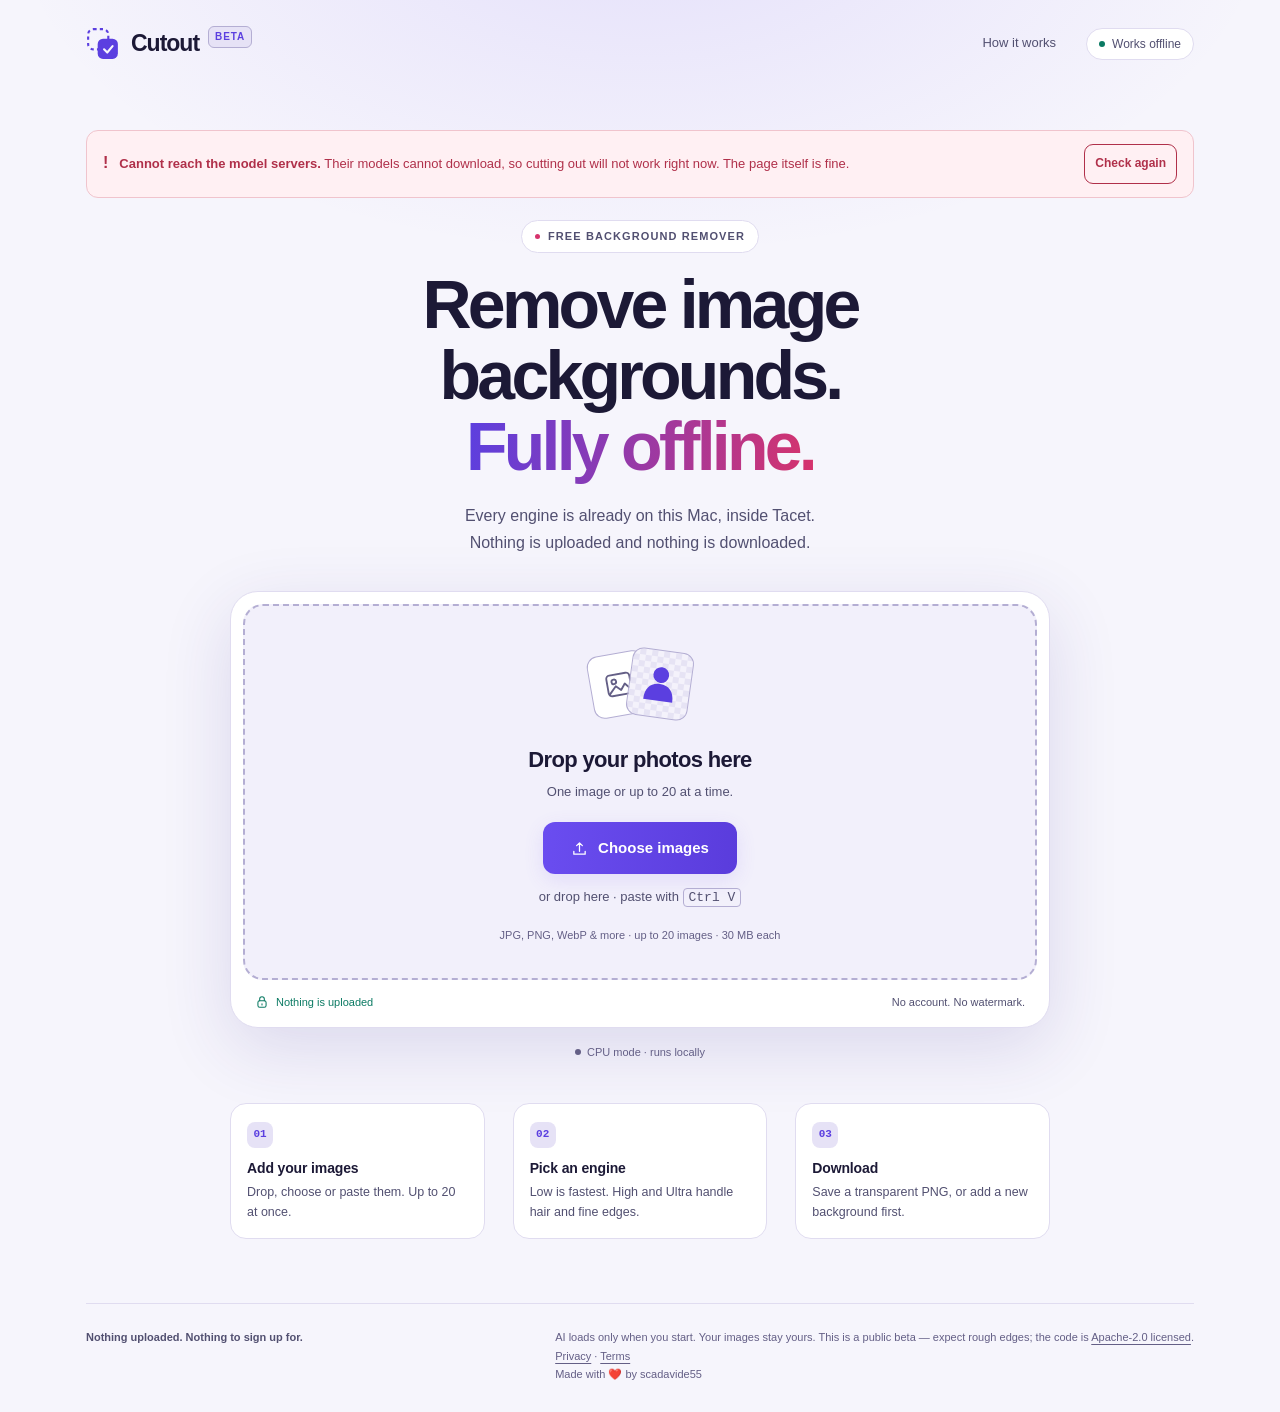
<file: plugins/cutout/app/index.html>
<!doctype html>
<html lang="en">
<head>

<meta charset="utf-8">
<meta name="viewport" content="width=device-width, initial-scale=1, viewport-fit=cover">
<title>Cutout — remove image backgrounds, free and private</title>
<meta name="description" content="Remove image backgrounds in your browser. No account, no upload, no cost.">
<meta name="theme-color" content="#0d0e14">
<meta property="og:type" content="website">
<meta property="og:site_name" content="Cutout">
<meta property="og:title" content="Cutout — remove image backgrounds, free and private">
<meta property="og:description" content="Remove image backgrounds in your browser. No account, no upload, no watermark. The AI runs on your own device.">
<meta property="og:url" content="https://scadavide55.github.io/cutout/">
<meta property="og:image" content="https://scadavide55.github.io/cutout/og.png">
<meta property="og:image:width" content="1200">
<meta property="og:image:height" content="630">
<meta name="twitter:card" content="summary_large_image">
<meta name="twitter:title" content="Cutout — remove image backgrounds, free and private">
<meta name="twitter:description" content="No account, no upload, no watermark. The AI runs on your own device.">
<meta name="twitter:image" content="https://scadavide55.github.io/cutout/og.png">
<link rel="icon" href="data:image/svg+xml,<svg xmlns='http://www.w3.org/2000/svg' viewBox='0 0 24 24'><rect x='3' y='3' width='12' height='12' rx='3.5' fill='%239a87ff'/><rect x='9' y='9' width='12' height='12' rx='3.5' fill='none' stroke='%239a87ff' stroke-width='1.8'/></svg>">
<style>
  /* System fonts, inline icons, no filters or decorative animation. */
  :root{
    color-scheme:dark light;
    --bg:#0d0e14; --panel:#151722; --panel-2:#1b1e2c; --panel-3:#262b3f;
    --line:#2a2f45; --line-2:#474f70; --text:#eef0f9; --dim:#b0b6cd; --dim-2:#8f96b2;
    --accent:#9a87ff; --accent-hi:#b0a1ff; --accent-ink:#0f0a2b;
    --good:#7ee3c4; --warn:#f2c97d; --bad:#ff9fae; --r:20px;
    --brand:#b3a5ff; --brand-2:#ff9ec7;
    --chk-a:#252a3c; --chk-b:#1e2232; --swchk-a:#69708f; --swchk-b:#434a66;
    --sel-bg:#211f3d; --over-bg:#1d1b38;
    --done-bg:#12302b; --done-line:#2a6556; --warn-bg:#30281a; --warn-line:#675331;
    --danger-bg:#35202a; --danger-line:#6a3b4b; --scrim:rgba(6,6,14,.74);
    --shadow:0 20px 70px rgba(0,0,0,.35); --glow:rgba(154,135,255,.16);
  }
  @media(prefers-color-scheme:light){
    :root{
      --bg:#f6f5fc; --panel:#fff; --panel-2:#f2f0fb; --panel-3:#e6e2f6;
      --line:#e0dcf0; --line-2:#b4aed3; --text:#1c1936; --dim:#525071; --dim-2:#645f86;
      --accent:#6a4df0; --accent-hi:#5a3cdc; --accent-ink:#ffffff;
      --good:#0b7a63; --warn:#7d5314; --bad:#b0304a;
      --brand:#5b3fe0; --brand-2:#d6336c;
      --chk-a:#e6e3f4; --chk-b:#f4f2fb; --swchk-a:#cbc7e2; --swchk-b:#f4f2fb;
      --sel-bg:#efebff; --over-bg:#ece7ff;
      --done-bg:#e3f6f0; --done-line:#aedccd; --warn-bg:#fbf3e3; --warn-line:#e6cf9c;
      --danger-bg:#fff0f3; --danger-line:#f0c4cd; --scrim:rgba(20,16,50,.5);
      --shadow:0 20px 70px rgba(60,40,140,.14); --glow:rgba(106,77,240,.12);
    }
  }
  *{box-sizing:border-box;margin:0;padding:0}
  [hidden]{display:none!important}
  html{scroll-behavior:smooth}
  body{min-height:100vh;display:flex;flex-direction:column;background:var(--bg);color:var(--text);
    font:15px/1.55 -apple-system,BlinkMacSystemFont,"Segoe UI",Helvetica,Arial,sans-serif;
    -webkit-font-smoothing:antialiased}
  a{color:inherit;text-underline-offset:3px}
  svg{display:block;width:100%;height:100%}
  button,input{font:inherit}
  :focus-visible{outline:2px solid var(--good);outline-offset:4px}
  .spacer{flex:1}
  header{width:100%;max-width:1180px;margin:auto;display:flex;align-items:center;gap:28px;padding:26px 36px}
  .brand{display:flex;align-items:center;gap:11px;text-decoration:none}
  .mark{width:34px;height:34px;flex:none;color:var(--good)}
  .brand b{font-size:23px;font-weight:730;letter-spacing:-1px}
  .brand .version{font-size:10px;font-weight:640;letter-spacing:.09em;text-transform:uppercase;color:var(--accent-ink);background:var(--accent);border-radius:6px;padding:2px 6px;margin-left:-2px;translate:0 -7px}
  .header-link{font-size:13px;color:var(--dim);text-decoration:none}
  .header-link:hover{color:var(--text)}
  .chip{display:inline-flex;align-items:center;gap:7px;white-space:nowrap;font-size:12px;color:var(--dim)}
  .dot,.device-status .d{width:6px;height:6px;border-radius:50%;background:var(--dim-2);flex:none}
  .dot,.device-status .d.good{background:var(--good)} .device-status .d.warn{background:var(--warn)}
  main{flex:1;width:100%;max-width:1180px;margin:0 auto;padding:42px 36px 64px}
  .hero{max-width:800px;margin:0 auto 35px;text-align:center}
  .eyebrow{font-size:11px;font-weight:650;letter-spacing:.14em;text-transform:uppercase;color:var(--dim);margin-bottom:16px}
  .hero h1{font-size:clamp(38px,5.6vw,68px);line-height:1.05;letter-spacing:-.055em;font-weight:740}
  .hero h1 span{color:var(--good)}
  .hero p{max-width:490px;margin:19px auto 0;font-size:16px;color:var(--dim);line-height:1.7}
  .studio{max-width:820px;margin:auto;border:1px solid var(--line);border-radius:26px;background:var(--panel);padding:10px}
  #drop{position:relative;border:1px dashed var(--line-2);border-radius:18px;background:var(--panel-2);
    padding:35px 20px 28px;text-align:center;cursor:pointer;transition:border-color .15s,background .15s}
  #drop:hover,#drop.over{border-color:var(--good);background:var(--over-bg)}
  .dz-art{width:106px;height:71px;margin:0 auto 22px;position:relative}
  .art-photo{position:absolute;left:3px;top:3px;width:58px;height:63px;border:1px solid var(--line-2);border-radius:11px;
    background:var(--panel);transform:rotate(-10deg);padding:14px;color:var(--dim-2)}
  .art-cutout{position:absolute;right:2px;top:0;width:62px;height:68px;border:1px solid var(--line-2);border-radius:11px;
    background:repeating-conic-gradient(var(--chk-a) 0% 25%,var(--chk-b) 0% 50%) 0 0/12px 12px;
    transform:rotate(8deg);padding:12px;color:var(--good)}
  #drop .dz-title{font-size:19px;font-weight:650;letter-spacing:-.03em;margin-bottom:5px}
  #drop .dz-sub{font-size:13px;color:var(--dim)}
  .choose{display:inline-flex;align-items:center;justify-content:center;gap:10px;margin:20px 0 13px;padding:12px 24px;
    min-height:46px;border-radius:10px;background:var(--accent);color:var(--accent-ink);font-weight:650;font-size:14px}
  .choose svg{width:17px;height:17px}
  #drop kbd{border:1px solid var(--line-2);border-radius:4px;padding:1px 5px;font:11px inherit}
  #drop .dz-note{font-size:11px;color:var(--dim-2);margin-top:19px}
  #drop input{display:none}
  .studio-foot{display:flex;align-items:center;justify-content:space-between;gap:12px;padding:13px 13px 3px;font-size:11px;color:var(--dim)}
  .studio-foot>span{display:inline-flex;align-items:center;gap:7px}
  .studio-foot svg{width:14px;height:14px}
  .device-status{display:flex;justify-content:center;gap:6px;align-items:center;font-size:11px;color:var(--dim-2);margin-top:16px}
  #capHint{max-width:680px;text-align:center;margin:7px auto 0;font-size:11px;color:var(--dim)}
  .how{display:grid;grid-template-columns:repeat(3,1fr);gap:28px;max-width:820px;margin:42px auto 0}
  .how article{position:relative;padding-left:32px}
  .how .step-no{position:absolute;top:0;left:0;font:11px/25px ui-monospace,SFMono-Regular,Consolas,monospace;color:var(--dim-2)}
  .how h2{font-size:13px;font-weight:650;letter-spacing:-.01em}
  .how p{font-size:12px;color:var(--dim);margin-top:4px}
  .workspace{margin-top:40px}
  .workspace-head{display:flex;align-items:center;gap:12px;margin-bottom:18px}
  .workspace-head h2{font-size:21px;letter-spacing:-.04em;font-weight:650}
  .workspace-head p{font-size:12px;color:var(--dim);margin-top:3px}
  body.has-images .hero{margin:0 auto 24px}
  body.has-images .hero .eyebrow,body.has-images .hero p,body.has-images .how{display:none}
  body.has-images .hero h1{font-size:32px}
  body.has-images #drop{padding:17px 20px}
  body.has-images .dz-art,body.has-images .dz-note,body.has-images .dz-title{display:none}
  body.has-images .choose{margin:0 0 8px;padding:9px 20px;min-height:40px}
  .alert{display:flex;align-items:center;gap:11px;font-size:13px;background:var(--danger-bg);border:1px solid var(--danger-line);
    color:var(--bad);border-radius:12px;padding:13px 16px;margin-bottom:22px}
  .alert.warn{background:var(--warn-bg);border-color:var(--warn-line);color:var(--warn)}
  .alert .ai{font-weight:750;font-size:16px;flex:none}
  .alert .btn{background:transparent;color:inherit;border-color:currentColor;font-size:12px;padding:7px 10px}
  #queue{display:grid;gap:20px;grid-template-columns:repeat(auto-fit,minmax(min(100%,310px),1fr));align-items:start}
  #queue.single{max-width:700px;margin:auto}
  #queue.single .stage{aspect-ratio:16/10}
  .card{background:var(--panel);border:1px solid var(--line);border-radius:var(--r);overflow:hidden;display:flex;flex-direction:column;min-width:0}
  .stage{position:relative;aspect-ratio:4/3;overflow:hidden;display:flex;align-items:center;justify-content:center;
    background:repeating-conic-gradient(var(--chk-a) 0% 25%,var(--chk-b) 0% 50%) 0 0/20px 20px}
  .stage img{position:absolute;inset:0;margin:auto;width:100%;height:100%;object-fit:contain}
  .stage .orig{opacity:1}
  .stage.ready .orig{opacity:0}
  .stage.compare .orig{opacity:1;z-index:2}
  .stage .placeholder{position:absolute;inset:0;display:flex;flex-direction:column;justify-content:center;align-items:center;gap:11px;
    padding:24px;text-align:center;background:var(--scrim);color:#f4f3ff;font-size:13px}
  .stage .spinner{width:23px;height:23px;border:2px solid #5d5a80;border-top-color:var(--accent);border-radius:50%;animation:spin .8s linear infinite}
  @keyframes spin{to{transform:rotate(360deg)}}
  .stage-tools{position:absolute;top:12px;right:12px;display:flex;gap:6px;z-index:3}
  .card-body{padding:19px;display:flex;flex-direction:column;gap:12px;flex:1}
  .card-head{display:flex;align-items:center;gap:10px}
  .name{font-size:14px;font-weight:600;flex:1;min-width:0;white-space:nowrap;overflow:hidden;text-overflow:ellipsis}
  .pill{font-size:10px;font-weight:650;padding:4px 8px;border-radius:6px;background:var(--panel-3);color:var(--dim);flex:none}
  .pill.fast{background:var(--done-bg);color:var(--good)}
  .pill.pro{background:var(--sel-bg);color:var(--good)}
  .meta{font-size:11px;color:var(--dim-2);display:flex;gap:13px;flex-wrap:wrap;overflow-wrap:anywhere}
  .meta .err{color:var(--bad)}
  .progress{height:3px;background:var(--panel-3);border-radius:2px;overflow:hidden}
  .progress i{display:block;height:100%;width:0;background:var(--good);transition:width .2s}
  .progress.hide{display:none}
  .row-label{font-size:11px;color:var(--dim);width:100%;margin-bottom:3px}
  .bgs{display:flex;gap:9px;flex-wrap:wrap;align-items:center;border-top:1px solid var(--line);padding-top:12px}
  .sw{width:29px;height:29px;border-radius:50%;border:1px solid var(--line-2);cursor:pointer;position:relative;padding:0;flex:none;background:var(--panel-2)}
  .sw.sel{box-shadow:0 0 0 2px var(--panel),0 0 0 3.5px var(--good)}
  .sw.t{background:repeating-conic-gradient(var(--swchk-a) 0% 25%,var(--swchk-b) 0% 50%) 0 0/10px 10px}
  .sw[data-c="custom"]{overflow:hidden}
  .sw[data-c="custom"] input{position:absolute;inset:0;width:100%;height:100%;border:0;padding:0;cursor:pointer;opacity:0}
  .sw.img{display:grid;place-items:center;overflow:hidden;background-size:cover;background-position:center;color:var(--dim)}
  .sw.img svg{width:14px;height:14px}
  .acts{display:flex;gap:7px;margin-top:auto;padding-top:5px}
  button.btn{display:inline-flex;align-items:center;justify-content:center;gap:7px;font-size:12px;font-weight:600;white-space:nowrap;
    color:var(--text);background:var(--panel-2);border:1px solid var(--line);border-radius:9px;padding:10px 13px;min-height:40px;cursor:pointer;
    transition:background .15s,border-color .15s}
  button.btn svg{width:15px;height:15px;flex:none}
  button.btn:hover:not(:disabled){background:var(--panel-3);border-color:var(--line-2)}
  button.btn:disabled{opacity:.45;cursor:default}
  button.btn.pri{background:var(--accent);border-color:var(--accent);color:var(--accent-ink)}
  button.btn.pri:hover:not(:disabled){background:var(--accent-hi);border-color:var(--accent-hi)}
  button.btn.done{background:var(--done-bg);border-color:var(--done-line);color:var(--good)}
  button.btn.wide{flex:1;min-width:0}
  button.btn.ghost{background:transparent}
  button.mini{width:38px;height:38px;border-radius:10px;cursor:pointer;background:var(--panel);border:1px solid var(--line-2);
    color:var(--text);display:grid;place-items:center}
  button.mini svg{width:18px;height:18px}
  button.mini:hover{background:var(--panel-3)}
  button.mini.on{background:var(--accent);color:var(--accent-ink)}
  #batch{display:flex;align-items:center;gap:9px;flex-wrap:wrap;background:var(--panel);border:1px solid var(--line);border-radius:13px;
    padding:12px 15px;position:sticky;bottom:12px;z-index:5;margin-top:22px;box-shadow:0 4px 18px rgba(0,0,0,.1)}
  #batch .txt{font-size:12px;color:var(--dim);display:flex;align-items:center;gap:8px}
  #batch .txt b{color:var(--text)}
  #overlay{position:fixed;inset:0;background:var(--scrim);display:none;align-items:center;justify-content:center;padding:20px;z-index:60}
  #overlay.on{display:flex}
  body.modal-open{overflow:hidden}
  .modal{background:var(--panel);border:1px solid var(--line);border-radius:24px;max-width:550px;width:100%;padding:30px;
    box-shadow:var(--shadow);max-height:calc(100dvh - 40px);overflow:auto}
  .modal .eyebrow{margin-bottom:9px}
  .modal h2{font-size:27px;font-weight:680;letter-spacing:-.04em;line-height:1.2;margin-bottom:10px}
  .modal .lead{font-size:13px;color:var(--dim);margin-bottom:23px}
  .opts{display:flex;flex-direction:column;gap:10px}
  .opt{display:flex;gap:13px;align-items:flex-start;text-align:left;width:100%;background:var(--panel-2);border:1px solid var(--line);
    border-radius:14px;padding:17px;cursor:pointer;font:inherit;color:inherit}
  .opt:hover{border-color:var(--line-2)}
  .opt[aria-checked="true"]{border-color:var(--good);background:var(--sel-bg)}
  .opt .ico{width:34px;height:34px;border-radius:10px;flex:none;display:grid;place-items:center;font-size:13px;font-weight:700;background:var(--panel-3);color:var(--dim)}
  .opt[aria-checked="true"] .ico{background:var(--accent);color:var(--accent-ink)}
  .opt .t{display:flex;align-items:center;gap:9px;font-size:15px;font-weight:650;margin-bottom:5px}
  .opt .tag{font-size:9px;letter-spacing:.04em;padding:2px 6px;border-radius:4px;background:var(--panel-3);color:var(--dim)}
  .opt .tag.rec{background:var(--done-bg);color:var(--good)}
  .opt .d{display:block;font-size:12px;line-height:1.65;color:var(--dim)}
  .opt .cost{display:flex;gap:10px;margin-top:9px;flex-wrap:wrap;font-size:10px;color:var(--dim-2)}
  .opt .nofit{display:block;margin-top:8px;font-size:11px;line-height:1.5;color:var(--bad)}
  .opt:disabled{opacity:.55;cursor:not-allowed}
  .opt:disabled:hover{border-color:var(--line)}
  .modal .foot{display:flex;gap:9px;margin-top:23px;align-items:center}
  .modal .hint{font-size:11px;color:var(--dim-2);max-width:150px}
  .guide{margin:15px 0 0;font-size:12px;color:var(--dim);text-align:center}
  .guide a{color:var(--dim);text-underline-offset:3px}
  .guide a:hover{color:var(--text)}
  .warnbox{margin-top:14px;font-size:12px;color:var(--warn);background:var(--warn-bg);border:1px solid var(--warn-line);border-radius:10px;padding:12px;line-height:1.6}
  .warnbox.danger{color:var(--bad);background:var(--danger-bg);border-color:var(--danger-line)}
  footer{width:100%;max-width:1108px;margin:auto;border-top:1px solid var(--line);display:flex;justify-content:space-between;gap:15px;
    padding:21px 0 25px;font-size:11px;color:var(--dim-2)}
  footer b{color:var(--dim);font-weight:550}
  @media(max-width:650px){
    header{padding:21px 20px;gap:16px} .brand b{font-size:21px} .header-link{display:none}
    main{padding:27px 20px 38px} .hero{margin-bottom:26px} .hero h1{font-size:43px}
    .hero p{font-size:14px;max-width:330px} .eyebrow{font-size:10px;margin-bottom:13px}
    .studio{border-radius:22px;padding:7px} #drop{padding:28px 15px 23px}
    .studio-foot{font-size:10px;padding:11px 7px 4px;gap:6px}
    .how{gap:15px;margin-top:30px} .how article{padding-left:0} .how .step-no{position:static;display:block;margin-bottom:4px}
    .how h2{font-size:12px} .how p{font-size:11px} .workspace{margin-top:28px}
    .card-body{padding:16px} #queue.single .stage{aspect-ratio:4/3}
    #batch{position:static;padding:12px;gap:8px} #batch .txt{width:100%} #batch .spacer{display:none}
    #batch button{flex:1} .modal{padding:22px;border-radius:20px} .modal h2{font-size:24px}
    .modal .foot{flex-wrap:wrap} .modal .hint{width:100%;max-width:none} .modal .hint:empty{display:none}
    footer{width:calc(100% - 40px);flex-direction:column;gap:5px;padding:19px 0}
  }
  @media(max-width:360px){header,main{padding-left:14px;padding-right:14px}.hero h1{font-size:36px}.chip{font-size:10px}.studio-foot{flex-wrap:wrap;justify-content:center}}
  @media(pointer:coarse){.sw{width:34px;height:34px}.bgs{gap:10px}}
  /* Lightweight visual polish: no fonts, image downloads or blur effects. */
  .hero .eyebrow{display:inline-flex;align-items:center;gap:8px;background:var(--panel);border:1px solid var(--line);border-radius:99px;padding:7px 13px;letter-spacing:.1em}
  .hero .eyebrow::before{content:'';width:5px;height:5px;border-radius:50%;background:var(--good)}
  .studio{box-shadow:var(--shadow)}
  .choose{box-shadow:0 2px 0 rgba(0,0,0,.1);transition:background .15s,transform .15s}
  #drop:hover .choose{background:var(--accent-hi);transform:translateY(-1px)}
  .how article{padding-top:4px}
  .card-head .pill{border:1px solid var(--line)}
  .pill.medium,.pill.high,.pill.ultra{color:var(--good);background:var(--done-bg);border-color:var(--done-line)}
  .acts{flex-wrap:wrap}
  .acts .refine{flex-basis:100%;font-size:11px;color:var(--dim);min-height:34px;padding:6px;border-style:dashed}
  .modal{max-width:560px}
  .opt{padding:13px 15px;gap:12px}
  .opt .ico{width:36px;height:36px;margin-top:2px}
  .opt .cost{margin-top:6px;gap:8px}
  .opt .cost span{background:var(--panel-3);padding:2px 7px;border-radius:5px}
  .opt .t{margin-bottom:3px}
  .opt:disabled .d,.opt:disabled .cost{display:none}
  .opt:disabled .nofit{margin-top:4px;font-size:10px}
  .opt[aria-checked="true"]::after{content:'✓';margin-left:auto;color:var(--good);font-size:18px}
  .modal .lead{margin-bottom:16px}
  .modal .foot{position:sticky;bottom:-30px;background:var(--panel);padding:12px 0 0;margin-top:12px}
  .modal .guide{margin-top:12px;font-size:11px}
  @media(max-width:650px){
    .modal .foot{bottom:-22px;padding-bottom:2px}
    .opt .tag{font-size:8px}
    .opt .d{font-size:11px}
    .modal .eyebrow{font-size:9px}
    .acts .btn{min-height:44px}
    .acts .refine{min-height:40px}
  }

  /* ---- UX polish v2: violet palette, clearer states, calmer motion ---- */
  :focus-visible{outline:2px solid var(--brand);outline-offset:3px;border-radius:6px}
  body{background:radial-gradient(900px 480px at 50% -80px,var(--glow),transparent 70%) no-repeat,var(--bg)}
  .skip{position:absolute;left:12px;top:-60px;z-index:100;background:var(--accent);color:var(--accent-ink);padding:10px 16px;border-radius:10px;font-weight:650;text-decoration:none;transition:top .15s}
  .skip:focus{top:12px}
  .mark{color:var(--brand)}
  .brand .version{background:var(--panel-3);color:var(--brand);border:1px solid var(--line-2)}
  .chip{background:var(--panel);border:1px solid var(--line);border-radius:99px;padding:6px 12px}
  .header-link{padding:6px 2px;border-bottom:1px solid transparent}
  .header-link:hover{border-color:var(--brand)}
  .hero h1 span{background:linear-gradient(95deg,var(--brand),var(--brand-2));-webkit-background-clip:text;background-clip:text;color:transparent;-webkit-text-fill-color:transparent}
  .hero .eyebrow::before{background:var(--brand-2)}
  .studio{border-radius:28px;padding:12px}
  #drop{border-width:2px;border-style:dashed;border-radius:20px;padding:44px 20px 34px;transition:border-color .2s,background .2s,box-shadow .2s}
  #drop:hover,#drop:focus-visible,#drop.over{border-color:var(--brand);background:var(--over-bg)}
  #drop.over{box-shadow:inset 0 0 0 4px var(--glow)}
  #drop.over .dz-title{color:var(--brand)}
  .art-photo,.art-cutout{transition:transform .25s ease}
  #drop:hover .art-photo,#drop.over .art-photo{transform:rotate(-14deg) translateX(-5px)}
  #drop:hover .art-cutout,#drop.over .art-cutout{transform:rotate(12deg) translateX(5px)}
  .art-cutout{color:var(--brand)}
  #drop .dz-title{font-size:22px}
  .choose{background:linear-gradient(95deg,var(--accent),var(--accent-hi));padding:14px 28px;min-height:50px;border-radius:12px;font-size:15px;box-shadow:0 6px 20px var(--glow)}
  #drop:hover .choose{transform:translateY(-1px);box-shadow:0 10px 26px var(--glow)}
  #drop:active .choose{transform:none}
  .studio-foot{padding:14px 12px 4px}
  .studio-foot>span:first-child{color:var(--good)}
  .dot,.device-status .d.good{background:var(--good)}
  .how article{background:var(--panel);border:1px solid var(--line);border-radius:16px;padding:16px 16px 16px 16px}
  .how .step-no{position:static;display:inline-grid;place-items:center;width:26px;height:26px;border-radius:8px;background:var(--panel-3);color:var(--brand);margin-bottom:10px;font-weight:650;line-height:1}
  .how h2{font-size:14px}.how p{font-size:12.5px}
  .card{transition:border-color .2s,box-shadow .2s,transform .2s}
  .card:hover{border-color:var(--line-2);box-shadow:var(--shadow);transform:translateY(-2px)}
  .stage .placeholder{backdrop-filter:none;font-weight:550}
  .progress{height:4px}
  .progress i{background:linear-gradient(90deg,var(--accent),var(--brand-2))}
  .pill.fast,.pill.pro,.pill.medium,.pill.high,.pill.ultra{color:var(--brand);background:var(--sel-bg);border-color:var(--line-2)}
  .sw{transition:transform .15s}.sw:hover{transform:scale(1.1)}
  .sw.sel{box-shadow:0 0 0 2px var(--panel),0 0 0 4px var(--brand)}
  button.btn{border-radius:11px;transition:background .15s,border-color .15s,transform .1s}
  button.btn:active:not(:disabled){transform:scale(.97)}
  button.btn.pri{background:linear-gradient(95deg,var(--accent),var(--accent-hi));border-color:transparent}
  button.btn.pri:hover:not(:disabled){background:var(--accent-hi);border-color:transparent}
  button.btn.done{background:var(--done-bg);border-color:var(--done-line);color:var(--good)}
  button.mini{background:var(--scrim);color:#fff;border-color:rgba(255,255,255,.28)}
  button.mini:hover{background:var(--accent);color:var(--accent-ink)}
  #batch{border-color:var(--line-2);border-radius:16px;box-shadow:0 10px 40px rgba(0,0,0,.28)}
  .opt{border-width:1.5px;border-radius:16px;transition:border-color .15s,background .15s,transform .1s}
  .opt:hover:not(:disabled){border-color:var(--brand);background:var(--panel-3)}
  .opt:active:not(:disabled){transform:scale(.99)}
  .opt[aria-checked="true"]{border-color:var(--brand);background:var(--sel-bg);box-shadow:0 0 0 3px var(--glow)}
  .opt[aria-checked="true"] .ico{background:var(--accent)}
  .opt[aria-checked="true"]::after{color:var(--brand)}
  .opt .tag.rec{background:var(--done-bg);color:var(--good)}
  .modal{border-radius:26px}
  .alert .btn{border-radius:9px}
  footer{max-width:1108px;padding:24px 0 30px;line-height:1.7}
  footer a:hover{color:var(--text)}
  @media(max-width:650px){
    #drop{padding:34px 15px 26px}
    .how{grid-template-columns:1fr}
    .how article{display:grid;grid-template-columns:34px 1fr;column-gap:10px;padding:14px}
    .how .step-no{grid-row:span 2;margin:0}
    .card:hover{transform:none}
  }
  @media(hover:none){.card:hover,.sw:hover{transform:none}}

  /* ---- Phone and touch polish ---- */
  html{-webkit-text-size-adjust:100%}
  button,.opt,#drop,.sw{-webkit-tap-highlight-color:transparent;touch-action:manipulation}
  .card{animation:rise .35s ease both}
  @keyframes rise{from{opacity:0;transform:translateY(8px)}}
  #drop:active{background:var(--over-bg);border-color:var(--brand)}
  @media(pointer:coarse){
    .dz-hint{display:none}
    #drop .dz-title{margin-bottom:4px}
    button.mini{width:44px;height:44px}
    .stage-tools{top:10px;right:10px;gap:8px}
    button.btn{min-height:44px}
    .header-link{padding:12px 4px}
  }
  @media(max-width:650px){
    header{padding:max(16px,env(safe-area-inset-top)) max(16px,env(safe-area-inset-right)) 12px max(16px,env(safe-area-inset-left))}
    .mark{width:30px;height:30px} .brand b{font-size:20px}
    .chip{font-size:11px;padding:5px 10px;margin-left:auto}
    main{padding:18px max(16px,env(safe-area-inset-right)) 32px max(16px,env(safe-area-inset-left))}
    .hero{margin-bottom:20px}
    .hero h1{font-size:clamp(30px,9.2vw,38px);letter-spacing:-.045em;line-height:1.08}
    .hero p{font-size:14.5px;margin-top:14px;line-height:1.6}
    .hero .eyebrow{font-size:10px;padding:6px 11px;margin-bottom:14px}
    .studio{padding:8px;border-radius:24px}
    #drop{padding:26px 14px 20px;border-radius:18px}
    .dz-art{transform:scale(.85);margin-bottom:12px}
    #drop .dz-title{font-size:20px}
    .choose{width:100%;margin:16px 0 4px;min-height:54px;font-size:16px}
    #drop .dz-note{margin-top:12px;font-size:11px}
    body.has-images .hero h1{font-size:26px}
    body.has-images #drop{padding:12px}
    body.has-images .choose{margin:0;min-height:48px}
    .studio-foot{flex-direction:column;align-items:center;gap:4px;padding:12px 6px 4px;text-align:center}
    .how article{border-radius:14px}
    .workspace-head{flex-wrap:wrap}
    .workspace-head h2{font-size:19px}
    #queue{gap:14px}
    .card-body{padding:14px;gap:10px}
    .name{font-size:15px}
    .meta{font-size:12px}
    .bgs{gap:8px;padding-top:12px}
    .acts{gap:8px}
    .acts .btn.wide{flex:1 1 calc(50% - 4px)}
    #batch{position:sticky;bottom:max(10px,env(safe-area-inset-bottom));padding:10px;border-radius:16px;gap:8px;background:var(--panel)}
    #batch .txt{width:100%;font-size:12px}
    #batch button{flex:1;min-height:48px}
    #overlay{align-items:flex-end;padding:0}
    .modal{max-width:none;border-radius:24px 24px 0 0;border-bottom:0;padding:20px 16px max(16px,env(safe-area-inset-bottom));max-height:92dvh;animation:sheet .28s ease both}
    .modal::before{content:'';display:block;width:40px;height:4px;border-radius:2px;background:var(--line-2);margin:-8px auto 14px}
    @keyframes sheet{from{transform:translateY(40px);opacity:0}}
    .modal h2{font-size:22px}
    .modal .lead{font-size:13px}
    .opt{padding:14px;min-height:64px}
    .opt .d{font-size:12px}
    .modal .foot{bottom:-16px;padding:12px 0 4px;gap:8px;border-top:1px solid var(--line)}
    .modal .foot .btn{flex:1;min-height:48px}
    footer{text-align:center;padding:20px 0 max(24px,env(safe-area-inset-bottom));font-size:11.5px}
  }
  @media(max-width:360px){
    .chip{display:none}
    .hero h1{font-size:28px}
  }
  @media(max-height:480px) and (orientation:landscape){
    .modal{max-height:96dvh}
    .hero{margin-bottom:14px} .dz-art{display:none}
  }
  @media(prefers-reduced-motion:reduce){html{scroll-behavior:auto}*,*::before,*::after{animation:none!important;transition:none!important}}
</style>
</head>
<body>
<a class="skip" href="#drop">Skip to upload</a>

<header>
  <a class="brand" href="#" aria-label="Cutout home">
    <span class="mark">
      <svg viewBox="0 0 32 32" fill="none" aria-hidden="true">
        <rect x="2" y="2" width="19" height="19" rx="5" stroke="currentColor" stroke-width="2" stroke-dasharray="3 3"/>
        <rect x="11" y="11" width="19" height="19" rx="5" fill="currentColor"/>
        <path d="m17 21 3 3 5-6" stroke="var(--bg)" stroke-width="2" stroke-linecap="round" stroke-linejoin="round"/>
      </svg>
    </span>
    <b>Cutout</b>
    <span class="version">Beta</span>
  </a>
  <span class="spacer"></span>
  <a class="header-link" href="#how">How it works</a>
  <span class="chip"><span class="dot"></span>Private by design</span>
</header>

<main>
  <div id="alert" class="alert" style="display:none" role="status">
    <span class="ai" aria-hidden="true">!</span>
    <span id="alertText"></span>
    <span class="spacer"></span>
    <button class="btn" id="alertRetry">Check again</button>
  </div>

  <section class="hero" aria-labelledby="headline">
    <div class="eyebrow">Free background remover</div>
    <h1 id="headline">Remove image backgrounds.<br><span>Right in your browser.</span></h1>
    <p>No account, no upload, no watermark.<br>Your photos never leave your device.</p>
  </section>

  <div class="studio">
    <div id="drop" tabindex="0" role="button" aria-label="Choose images to remove backgrounds from" aria-disabled="false">
      <div class="dz-art" aria-hidden="true">
        <div class="art-photo">
          <svg viewBox="0 0 24 24" fill="none" stroke="currentColor" stroke-width="1.6" stroke-linecap="round" stroke-linejoin="round">
            <rect x="2" y="3" width="20" height="18" rx="3"/><circle cx="8" cy="9" r="2"/><path d="m3 19 6-6 4 4 4-5 4 5"/>
          </svg>
        </div>
        <div class="art-cutout">
          <svg viewBox="0 0 32 36" fill="currentColor"><circle cx="16" cy="10" r="7"/><path d="M3 33c0-10 5-15 13-15s13 5 13 15z"/></svg>
        </div>
      </div>
      <div class="dz-title">Drop your photos here</div>
      <div class="dz-sub">One image or up to 20 at a time.</div>
      <span class="choose">
        <svg viewBox="0 0 24 24" fill="none" stroke="currentColor" stroke-width="1.8" stroke-linecap="round" stroke-linejoin="round" aria-hidden="true"><path d="M12 16V4m-4 4 4-4 4 4M4 16v4h16v-4"/></svg>
        <span id="chooseLabel">Choose images</span>
      </span>
      <div class="dz-sub dz-hint">or drop here · paste with <kbd id="pasteKey">⌘ V</kbd></div>
      <div class="dz-note">JPG, PNG, WebP &amp; more · up to 20 images · 30 MB each</div>
    </div>
    <input id="file" type="file" accept="image/*" multiple hidden>
    <div class="studio-foot">
      <span><svg viewBox="0 0 24 24" fill="none" stroke="currentColor" stroke-width="1.8" stroke-linecap="round" stroke-linejoin="round" aria-hidden="true"><rect x="5" y="10" width="14" height="11" rx="3"/><path d="M8 10V7a4 4 0 0 1 8 0v3m-4 5v2"/></svg>Nothing is uploaded</span>
      <span>No account. No watermark.</span>
    </div>
  </div>
  <div class="device-status" role="status">
    <span class="d" id="capDot"></span><span id="capText">Checking browser support…</span>
  </div>
  <p id="capHint" hidden></p>

  <section class="how" id="how" aria-label="How it works">
    <article><span class="step-no">01</span><h2>Add your images</h2><p>Drop, choose or paste them. Up to 20 at once.</p></article>
    <article><span class="step-no">02</span><h2>Pick an engine</h2><p>Low is fastest. High and Ultra handle hair and fine edges.</p></article>
    <article><span class="step-no">03</span><h2>Download</h2><p>Save a transparent PNG, or add a new background first.</p></article>
  </section>

  <section class="workspace" id="workspace" hidden aria-labelledby="resultsTitle">
    <div class="workspace-head">
      <div><h2 id="resultsTitle">Your images</h2><p>Exported at the original resolution.</p></div>
      <span class="spacer"></span>
      <button class="btn" id="retryFailed" hidden>Retry failed</button>
    </div>
    <div id="queue"></div>

  <div id="batch" style="display:none">
    <span class="txt"><span class="dot" style="width:6px;height:6px;border-radius:50%;background:var(--good);display:inline-block"></span><span id="batchText"></span></span>
    <span class="spacer"></span>
    <button class="btn pri" id="batchZip">
      <svg viewBox="0 0 24 24" fill="none" stroke="currentColor" stroke-width="1.9" stroke-linecap="round" stroke-linejoin="round"><path d="M3 7.5h18v11a2 2 0 0 1-2 2H5a2 2 0 0 1-2-2z"/><path d="M8 7.5V5.6A2.1 2.1 0 0 1 10.1 3.5h3.8A2.1 2.1 0 0 1 16 5.6v1.9"/><path d="M12 11v5"/><path d="m9.6 13.6 2.4 2.4 2.4-2.4"/></svg>
      <span>Download .zip</span>
    </button>
    <button class="btn" id="batchClear">
      <svg viewBox="0 0 24 24" fill="none" stroke="currentColor" stroke-width="1.9" stroke-linecap="round" stroke-linejoin="round"><path d="M4.5 7h15"/><path d="M10 11v6M14 11v6"/><path d="M6.5 7l1 12.5h9L17.5 7"/><path d="M9.5 7V4.5h5V7"/></svg>
      Clear all
    </button>
  </div>
  </section>
</main>

<footer>
  <b>Nothing uploaded. Nothing to sign up for.</b>
  <span>AI loads only when you start. Your images stay yours. This is a public beta — expect rough edges; the code is <a href="https://github.com/scadavide55/cutout" target="_blank" rel="noopener">Apache-2.0 licensed</a>.<br><a href="https://github.com/scadavide55/cutout/blob/main/PRIVACY.md" target="_blank" rel="noopener">Privacy</a> · <a href="https://github.com/scadavide55/cutout/blob/main/TERMS.md" target="_blank" rel="noopener">Terms</a><br>Made with ❤️ by scadavide55</span>
</footer>

<div id="overlay" role="dialog" aria-modal="true" aria-labelledby="mTitle">
  <div class="modal">
    <div class="eyebrow">Engine</div>
    <h2 id="mTitle">Choose your cutout</h2>
    <div class="lead" id="mLead">Everything runs on this device. Bigger engines give cleaner edges but download more.</div>

    <div class="opts" role="radiogroup" aria-label="Cutout engine">
      <button class="opt" id="optLow" role="radio" aria-checked="true">
        <span class="ico">Lo</span>
        <span>
          <span class="t">Low <span class="tag rec">QUICKEST</span></span>
          <span class="d">For portraits and simple backgrounds. Small download, soft on fine hair.</span>
          <span class="cost"><span>25.9 MB GPU · 6.6 MB CPU</span><span>GPU first</span></span>
        </span>
      </button>
      <button class="opt" id="optMedium" role="radio" aria-checked="false">
        <span class="ico">M</span>
        <span>
          <span class="t">Medium <span class="tag rec">BALANCED</span></span>
          <span class="d">People, products and pets. Close to High quality with a smaller download.</span>
          <span class="cost"><span>130 MB</span><span>GPU first</span></span>
        </span>
      </button>
      <button class="opt" id="optHigh" role="radio" aria-checked="false">
        <span class="ico">H</span>
        <span>
          <span class="t">High <span class="tag">FINE DETAIL</span></span>
          <span class="d">Full precision for hair, fur and tricky edges. Needs a capable GPU.</span>
          <span class="cost"><span>223 MB</span><span>GPU required</span></span>
        </span>
      </button>
      <button class="opt" id="optUltra" role="radio" aria-checked="false">
        <span class="ico">U</span>
        <span>
          <span class="t">Ultra <span class="tag">TWO PASSES</span></span>
          <span class="d">High, refined with a second pass. A modest edge improvement, at twice the processing time.</span>
          <span class="cost"><span>223 MB · shared with High</span><span>high-end GPU</span></span>
        </span>
      </button>
    </div>

    <p class="guide">Still can't decide? <a href="https://github.com/scadavide55/cutout/blob/main/MODEL%20GUIDE.md" target="_blank" rel="noopener">Read the model guide</a>.</p>

    <div class="warnbox" id="mWarn" style="display:none"></div>

    <div class="foot">
      <span class="hint" id="mHint"></span>
      <span class="spacer"></span>
      <button class="btn" id="mCancel">Cancel</button>
      <button class="btn pri" id="mGo" data-label="Cut out">Cut out</button>
    </div>
  </div>
</div>

<script>
(function(){
"use strict";

/* ------------------------------------------------------------------ *
 *  Models. Preprocessing is taken from each model's own source, not
 *  guessed:
 *   MODNet   Xenova/modnet  preprocessor_config.json
 *            shortest edge 512 (divisible by 32), mean .5 std .5,
 *            output already 0..1
 *   BEN2 compact  quantised from PramaLLC/BEN2 by this project
 *            weight-only int8 (160 Conv weights), otherwise identical:
 *            1024x1024 square, /255 with no mean/std, min-max output.
 *            130 MB instead of 223 MB, and it fits in memory where the
 *            full model dies with std::bad_alloc.
 *   BEN2     PramaLLC/BEN2  onnx_run.py
 *            Resize((1024,1024)), plain /255 with NO mean/std,
 *            output min-max normalised, then bilinear to original size
 *
 *  Rejected on licence grounds, not on quality: RMBG-1.4 and RMBG-2.0
 *  (commercial use needs a paid agreement with BRIA) and ISNet (its
 *  DIS5K dataset terms forbid commercial use). BiRefNet is MIT but out
 *  of memory in this runtime at 1024x1024, in both precisions.
 *
 *  bytes is checked against the device's GPU allocation limit before a
 *  download starts: BEN2 at 223 MB exceeds the 256 MB limit on some
 *  phones and takes the whole tab down with it.
 * ------------------------------------------------------------------ */
const MODELS = {
  low: {
    label: 'Low', name: 'MODNet',
    url: 'tacet-plugin://cutout/models/modnet-quantized.onnx',
    bytes: 6632188, licence: 'Apache-2.0',
    size: 512, square: false, normalise: 'mean05', output: 'sigmoid',
    gpu: true,
    gpuUrl: 'tacet-plugin://cutout/models/modnet.onnx',
    gpuBytes: 25888640 // float convolutions run on WebGPU; integer quantized convolutions do not
  },
  medium: {
    label: 'Medium', name: 'BEN2 compact',
    url: 'tacet-plugin://cutout/models/ben2-int8-v3.onnx',
    bytes: 130416302, licence: 'MIT',
    size: 1024, square: true, normalise: 'unit', output: 'minmax',
    gpu: true, desktopCPUOnly: true // GPU on compatible phones too; never retry their unsafe CPU path
  },
  high: {
    label: 'High', name: 'BEN2',
    url: 'tacet-plugin://cutout/models/BEN2_Base.onnx',
    bytes: 222932053, licence: 'MIT',
    size: 1024, square: true, normalise: 'unit', output: 'minmax',
    gpu: true, gpuOnly: true      // too big for the CPU path: it runs out of memory
  },
  ultra: {
    label: 'Ultra', name: 'BEN2 · two-pass',
    session: 'high',               // the same weights as High, so one download serves both
    url: 'tacet-plugin://cutout/models/BEN2_Base.onnx',
    bytes: 222932053, licence: 'MIT',
    size: 1024, square: true, normalise: 'unit', output: 'minmax',
    gpu: true, gpuOnly: true, flipPass: true, highEnd: true
  }
};

const MAX_FILES = 20;
const MAX_BYTES = 30 * 1024 * 1024;
const MAX_PIXELS = 24000000; // avoid multi-hundred-MB full-resolution canvas allocations
const MAX_DIMENSION = 8192; // compatible canvas dimensions, including mobile browsers

// Keep the landing page independent of the AI CDN. Load it on first use only.
const ORT_BASE = 'tacet-plugin://cutout/ort/';
let runtimePromise;
function loadRuntime(){
  if (runtimePromise) return runtimePromise;
  const script = document.createElement('script');
  script.src = ORT_BASE + 'ort.webgpu.min.js';
  runtimePromise = new Promise((resolve, reject) => {
    const timer = setTimeout(() => fail(), 30000);
    const fail = () => {
      clearTimeout(timer);
      script.remove();
      runtimePromise = null;
      reject(new Error('AI could not load. Check your connection and try again.'));
    };
    script.onerror = fail;
    script.onload = () => {
      clearTimeout(timer);
      if (!window.ort){ fail(); return; }
      ort.env.wasm.wasmPaths = ORT_BASE;
      ort.env.logLevel = 'error';
      if (!window.crossOriginIsolated) ort.env.wasm.numThreads = 1;
      resolve();
    };
    document.head.appendChild(script);
  });
  return runtimePromise;
}

const $ = s => document.querySelector(s);

let sessions = {};            // mode -> ort session (or a promise for one)
let queue = [];               // result cards, in order
let seq = 0;
let chosen = 'low', lastEngine = 'low';
let caps = { webgpu:false, maxBinding:0, cores:navigator.hardwareConcurrency||4, mem:navigator.deviceMemory||0,
  mobile: !!(navigator.userAgentData && navigator.userAgentData.mobile) || /Android|iPhone|iPad/.test(navigator.userAgent) ||
    (navigator.platform === 'MacIntel' && navigator.maxTouchPoints > 1), good:false };
const gpuBytes = m => m.gpuBytes || m.bytes;
const gpuFits = m => !!(m.gpu && caps.webgpu && (!caps.maxBinding || gpuBytes(m) <= caps.maxBinding * 0.85) &&
  !(caps.mem > 0 && caps.mem <= 4 && gpuBytes(m) > 100 * 1024 * 1024));
const usesGPU = m => gpuFits(m);
const canUseCPU = m => !m.gpuOnly && !(m.desktopCPUOnly && caps.mobile);
const modelVariant = (m, gpu) => gpu && m.gpuUrl ? { ...m, url:m.gpuUrl, bytes:m.gpuBytes } : m;
const sessionBackends = {};

/* ------------------------------- icons ---------------------------- */
const svg = d => '<svg viewBox="0 0 24 24" fill="none" stroke="currentColor" stroke-width="1.9" ' +
                 'stroke-linecap="round" stroke-linejoin="round">' + d + '</svg>';
const ICON = {
  download: svg('<path d="M12 3.5v11"/><path d="m7.6 10.1 4.4 4.4 4.4-4.4"/><path d="M4.5 20.5h15"/>'),
  copy:     svg('<rect x="9" y="9" width="11.5" height="11.5" rx="2.2"/><path d="M5.5 15V6.2A2.2 2.2 0 0 1 7.7 4h8.8"/>'),
  compare:  svg('<path d="M2.5 12S6 5.5 12 5.5 21.5 12 21.5 12 18 18.5 12 18.5 2.5 12 2.5 12Z"/><circle cx="12" cy="12" r="2.8"/>'),
  image:    svg('<rect x="3" y="4.5" width="18" height="15" rx="2.4"/><circle cx="8.4" cy="9.6" r="1.5"/><path d="m4.2 17.4 4.6-4.6 3.6 3.6 3-3 4.4 4.4"/>'),
  check:    svg('<path d="m5 13 4.5 4.5L19 7"/>')
};

/* --------------------- capability detection ----------------------- */
// WebGPU is the big win but is not everywhere, so detect and fall back
// rather than break. Nothing here downloads anything.
async function detectCaps(){
  // Browser-reported concurrency/memory are hints, NOT physical hardware specs.
  // An exposed WebGPU API alone does not guarantee a usable adapter.
  try {
    const adapter = navigator.gpu ? await Promise.race([navigator.gpu.requestAdapter(), new Promise(r => setTimeout(() => r(null), 4000))]) : null;
    caps.webgpu = !!adapter;
    // The largest single buffer this GPU will accept. A model weighing more
    // than this cannot be loaded at all, and on phones trying anyway has
    // been observed to kill the tab rather than fail cleanly.
    caps.maxBinding = adapter ? adapter.limits.maxStorageBufferBindingSize : 0;
  }
  catch (e){ caps.webgpu = false; caps.maxBinding = 0; }
  caps.good = caps.webgpu || (caps.cores >= 8 && (!caps.mem || caps.mem >= 4));
  const insecure = !window.isSecureContext;
  $('#capText').textContent = caps.webgpu ? 'GPU detected · engines checked for your device'
    : insecure ? 'CPU mode · HTTP connection' : 'CPU mode · runs locally';
  $('#capDot').className = 'd ' + (caps.webgpu ? 'good' : '');
  $('#capText').title = 'Every engine tries compatible WebGPU first. CPU is a last-resort fallback only where it is safe.';
  const hint = $('#capHint');
  hint.hidden = !insecure;
  if (insecure){
    hint.textContent = 'GPU acceleration needs HTTPS. On this Mac, use ';
    const link = document.createElement('a');
    link.href = 'http://localhost:' + (location.port || '80') + location.pathname;
    link.textContent = 'localhost instead';
    hint.append(link, '. On a phone, an HTTPS host is needed.');
  }
}

/* ------------------------------ helpers --------------------------- */
const fmtBytes = b => b >= 1000000
  ? (b / 1000000).toFixed(b >= 10000000 ? 0 : 1) + ' MB'
  : (b / 1000).toFixed(0) + ' KB';
const sleep = ms => new Promise(r => setTimeout(r, ms));

function makeCanvas(w, h){
  const c = document.createElement('canvas');
  c.width = w; c.height = h;
  return c;
}

async function toBitmap(file){
  if (window.createImageBitmap){
    try { return await createImageBitmap(file); } catch (e){}
  }
  return await new Promise((res, rej) => {
    const img = new Image();
    const url = URL.createObjectURL(file);
    img.onload = () => { URL.revokeObjectURL(url); res(img); };
    img.onerror = () => { URL.revokeObjectURL(url); rej(new Error('Could not read that image')); };
    img.src = url;
  });
}

const srcSize = b => ({ w: b.width || b.naturalWidth, h: b.height || b.naturalHeight });

function rasterise(bmp, tw, th){
  const ctx = makeCanvas(tw, th).getContext('2d', { willReadFrequently:true });
  ctx.imageSmoothingEnabled = true;
  ctx.imageSmoothingQuality = 'high';
  ctx.drawImage(bmp, 0, 0, tw, th);
  return ctx.getImageData(0, 0, tw, th);
}

function targetSize(w, h, model){
  if (model.square) return { w: model.size, h: model.size };
  // MODNet: shortest edge to model.size, dimensions kept divisible by 32.
  const s = Math.min(model.size / Math.min(w, h), 1024 / Math.max(w, h));
  const r = v => Math.max(32, Math.round(v * s / 32) * 32);
  return { w: r(w), h: r(h) };
}

function toTensor(imageData, model){
  const { data, width, height } = imageData;
  const n = width * height;
  const f = new Float32Array(3 * n);
  const mode = model.normalise;
  // BiRefNet's preprocessor_config.json: rescale 1/255, then ImageNet mean/std.
  const M = [0.485, 0.456, 0.406], S = [0.229, 0.224, 0.225];
  for (let i = 0; i < n; i++){
    const r = data[i*4] / 255, g = data[i*4+1] / 255, b = data[i*4+2] / 255;
    if (mode === 'mean05'){            // CHW, ±1
      f[i]       = (r - 0.5) / 0.5;
      f[n + i]   = (g - 0.5) / 0.5;
      f[2*n + i] = (b - 0.5) / 0.5;
    } else if (mode === 'imagenet'){   // CHW, ImageNet normalised
      f[i]       = (r - M[0]) / S[0];
      f[n + i]   = (g - M[1]) / S[1];
      f[2*n + i] = (b - M[2]) / S[2];
    } else {                           // CHW, 0..1
      f[i] = r; f[n + i] = g; f[2*n + i] = b;
    }
  }
  return new ort.Tensor('float32', f, [1, 3, height, width]);
}

function flipTensor(t){
  const [, c, h, w] = t.dims, src = t.data, dst = new Float32Array(src.length);
  for (let k = 0; k < c * h; k++){
    const row = k * w;
    for (let x = 0; x < w; x++) dst[row + x] = src[row + w - 1 - x];
  }
  return new ort.Tensor('float32', dst, t.dims);
}

function matteFrom(out, model){
  const t = out.data, n = t.length, m = new Float32Array(n);
  let lo = Infinity, hi = -Infinity;
  for (let i = 0; i < n; i++){ if (t[i] < lo) lo = t[i]; if (t[i] > hi) hi = t[i]; }

  if (model.output === 'sigmoid'){
    // Logits -> sigmoid. If values already sit in 0..1 the model sigmoided
    // them itself, so rescaling again would wash the matte out.
    const already = lo >= -0.001 && hi <= 1.001;
    for (let i = 0; i < n; i++) m[i] = already ? t[i] : 1 / (1 + Math.exp(-t[i]));
  } else {
    // BEN2's own postprocess does a min-max normalise over the whole map.
    const d = (hi - lo) || 1;
    for (let i = 0; i < n; i++) m[i] = (t[i] - lo) / d;
  }
  return m;
}

// Fill the frame with an image without distorting it: scale to cover, centre.
function drawCover(ctx, bmp, W, H){
  const sw = bmp.width || bmp.naturalWidth;
  const sh = bmp.height || bmp.naturalHeight;
  const s = Math.max(W / sw, H / sh);
  const dw = sw * s, dh = sh * s;
  ctx.drawImage(bmp, (W - dw) / 2, (H - dh) / 2, dw, dh);
}

// Matte at model resolution -> full-resolution alpha, then optional backdrop.
function compose(bmp, matte, mw, mh, W, H, bg){
  const sctx = makeCanvas(mw, mh).getContext('2d', { willReadFrequently:true });
  const mid = sctx.createImageData(mw, mh);
  for (let i = 0; i < mw * mh; i++){
    const v = matte[i] <= 0 ? 0 : matte[i] >= 1 ? 255 : Math.round(matte[i] * 255);
    mid.data[i*4] = v; mid.data[i*4+1] = v; mid.data[i*4+2] = v; mid.data[i*4+3] = 255;
  }
  sctx.putImageData(mid, 0, 0);

  // Canvas scaling is GPU accelerated, which beats doing this by hand.
  const bctx = makeCanvas(W, H).getContext('2d', { willReadFrequently:true });
  bctx.imageSmoothingEnabled = true;
  bctx.imageSmoothingQuality = 'high';
  bctx.drawImage(sctx.canvas, 0, 0, W, H);
  const alpha = bctx.getImageData(0, 0, W, H).data;

  const cut = makeCanvas(W, H);
  const cctx = cut.getContext('2d', { willReadFrequently:true });
  cctx.drawImage(bmp, 0, 0, W, H);
  const img = cctx.getImageData(0, 0, W, H);
  const d = img.data;
  for (let i = 0; i < W * H; i++) d[i*4+3] = Math.round(d[i*4+3] * alpha[i*4] / 255);
  cctx.putImageData(img, 0, 0);

  if (!bg) return cut;

  // Flatten onto the backdrop. The canvas composites the soft edges; painting
  // first and masking after would cut the new background away again.
  const out = makeCanvas(W, H);
  const octx = out.getContext('2d');
  if (bg.type === 'image') drawCover(octx, bg.bmp, W, H);
  else { octx.fillStyle = bg.css; octx.fillRect(0, 0, W, H); }
  octx.drawImage(cut, 0, 0);
  return out;
}

const canvasBlob = (canvas, type, q) => new Promise(res => canvas.toBlob(res, type, q));

/* --------------------------- model load --------------------------- */
// Fetched by hand so a 223 MB download can report real progress.
async function fetchWithProgress(url, onProgress){
  const ctl = new AbortController();
  let timer;
  const resetTimer = () => { clearTimeout(timer); timer = setTimeout(() => ctl.abort(), 45000); };
  resetTimer();
  try {
    const res = await fetch(url, { signal:ctl.signal });
    if (!res.ok) throw new Error('Model download failed (' + res.status + ')');
    const total = +(res.headers.get('content-length') || 0);
    if (!res.body || !total) return new Uint8Array(await res.arrayBuffer());
    if (total > 512 * 1024 * 1024) throw new Error('Unexpected model size. Please try again.');
    // Write directly into one buffer, rather than retaining chunks plus a copy.
    const out = new Uint8Array(total);
    const reader = res.body.getReader();
    let got = 0;
    for (;;){
      const { done, value } = await reader.read();
      if (done) break;
      if (got + value.length > total) throw new Error('Model download size did not match. Please retry.');
      out.set(value, got); got += value.length;
      resetTimer(); onProgress(got / total);
    }
    if (got !== total) throw new Error('Model download was interrupted. Please retry.');
    return out;
  } catch (err){
    if (ctl.signal.aborted) throw new Error('Model download stalled. Check your connection and retry.');
    throw err;
  } finally { clearTimeout(timer); }
}

const sessionKey = mode => MODELS[mode].session || mode;
function getSession(mode, onProgress, onPrepare, forceCPU = false){
  const m = MODELS[mode];
  mode = m.session || mode;
  if (sessions[mode]) return sessions[mode];

  const p = (async () => {
    await loadRuntime();
    for (const key of Object.keys(sessions)){
      if (key === mode) continue;
      const old = sessions[key];
      delete sessions[key]; delete sessionBackends[key];
      try { const session = await old; await session.release(); } catch (e){}
    }
    const gpu = !forceCPU && usesGPU(m);
    if (!gpu && !canUseCPU(m))
      throw new Error(m.label + ' needs a compatible GPU on this device. Try Low instead.');
    let buf;
    let variant = modelVariant(m, gpu);
    const create = async provider => {
      if (!buf){
        buf = await fetchWithProgress(variant.url, f => onProgress && onProgress(f, variant.bytes));
      }
      if (onPrepare) onPrepare(provider);
      const session = await ort.InferenceSession.create(buf, {
        executionProviders:[provider], graphOptimizationLevel:'all'
      });
      sessionBackends[mode] = provider;
      return session;
    };
    if (gpu){
      try { return await create('webgpu'); }
      catch (err){
        if (!canUseCPU(m))
          throw new Error(m.label + ' could not start on this GPU. CPU fallback is unsafe here; try Low. ' + String(err.message || err).slice(0,180));
        if (variant.url !== m.url){ buf = null; variant = m; }
        return await create('wasm');
      }
    }
    return await create('wasm');
  })();

  sessions[mode] = p;
  p.catch(() => { delete sessions[mode]; delete sessionBackends[mode]; });
  return p;
}

/* --------------------- surviving a tab death ---------------------- *
 * A renderer killed for memory is not an exception: no try/catch sees
 * it, the page simply stops existing. So a heavy model is marked before
 * it loads and unmarked the moment a result lands. A mark still present
 * on the next visit means the previous attempt was cut off, and the page
 * can at least say so instead of pretending nothing happened.
 * Nothing is stored but two words and a byte count — never an image.  */
const RUN_KEY = 'cutout.running';
function markRunning(m){
  try { sessionStorage.setItem(RUN_KEY, JSON.stringify({ label:m.label, bytes:m.bytes })); } catch (e){}
}
function clearRunning(){
  try { sessionStorage.removeItem(RUN_KEY); } catch (e){}
}
function cutOffLastTime(){
  try { return JSON.parse(sessionStorage.getItem(RUN_KEY) || 'null'); } catch (e){ return null; }
}
// A normal close or reload fires pagehide; a crash does not.
addEventListener('pagehide', clearRunning);

function reportCutOff(){
  const prev = cutOffLastTime();
  clearRunning();
  if (!prev) return;
  setAlert('warn', '<b>The last attempt stopped unexpectedly.</b> ' + prev.label +
    ' never finished loading and the page was lost, which usually means the ' +
    fmtBytes(prev.bytes) + ' model did not fit on this device. Nothing was uploaded ' +
    'and nothing was saved, so those images are gone — add them again and choose Low or Medium.');
}

/* --------------------------- processing --------------------------- */
async function runOne(item, mode){
  const m = MODELS[mode];
  const t = targetSize(item.w, item.h, m);
  const tensor = toTensor(rasterise(item.bmp, t.w, t.h), m);

  let sess = await getSession(mode);
  const infer = async input => {
    try { return await sess.run({ [sess.inputNames[0]]:input }); }
    catch (err){
      const key = sessionKey(mode);
      if (sessionBackends[key] !== 'webgpu' || !canUseCPU(m)) throw err;
      // Shader/device failures can occur on the first run, not just at creation.
      delete sessions[key]; delete sessionBackends[key];
      try { await sess.release(); } catch (e){}
      setStage(item, 'working', 'GPU could not finish this engine. Starting CPU fallback…');
      sess = await getSession(mode, null, null, true);
      return await sess.run({ [sess.inputNames[0]]:input });
    }
  };

  const results = await infer(tensor);
  const out = results[sess.outputNames[0]];
  const dims = out.dims;
  const mh = dims[dims.length - 2];
  const mw = dims[dims.length - 1];

  let matte = matteFrom(out, m);
  if (m.flipPass){
    // Second look at the mirrored picture; the two mattes are averaged, which
    // settles edges where the model changed its mind between the two views.
    const f2 = flipTensor(tensor);
    const r2 = await infer(f2);
    const m2 = matteFrom(r2[sess.outputNames[0]], m);
    const n = Math.min(matte.length, m2.length);
    for (let y = 0; y < mh; y++){
      for (let x = 0; x < mw; x++){
        const i = y * mw + x;
        if (i < n) matte[i] = (matte[i] + m2[y * mw + (mw - 1 - x)]) / 2;
      }
    }
  }
  if (matte.length !== mw * mh && matte.length >= mw * mh){
    matte = matte.subarray(matte.length - mw * mh);
  }

  // Cache the matte so changing the background never re-runs the model.
  item.backend = sessionBackends[sessionKey(mode)];
  item.matte = matte; item.mw = mw; item.mh = mh;
  item.canvas = compose(item.bmp, matte, mw, mh, item.w, item.h, item.bg);
}

async function processAll(mode){
  if (document.body.classList.contains('busy')) return;
  document.body.classList.add('busy');
  drop.setAttribute('aria-disabled', 'true');
  $('#chooseLabel').textContent = 'Processing your images…';
  $('#batchClear').disabled = true;
  $('#retryFailed').disabled = true;
  queue.forEach(item => item.el.querySelectorAll('.acts button').forEach(b => b.disabled = true));
  await capsReady;
  if (!sessions[sessionKey(mode)]) markRunning(MODELS[mode]);
  for (const item of queue){
    if (item.done) continue;
    setStage(item, 'loading', 'Reading image…');

    try {
      if (!item.bmp){
        item.bmp = await toBitmap(item.file);
        const s = srcSize(item.bmp);
        const pixelLimit = caps.mobile || (caps.mem > 0 && caps.mem <= 4) ? 12000000 : MAX_PIXELS;
        const batchLimit = caps.mobile ? 24000000 : 48000000;
        const batchPixels = queue.reduce((n, other) => n + (other === item ? 0 : other.w * other.h), 0);
        if (s.w > MAX_DIMENSION || s.h > MAX_DIMENSION || s.w * s.h > pixelLimit || batchPixels + s.w * s.h > batchLimit){
          if (item.bmp.close) item.bmp.close();
          item.bmp = null;
          throw new Error('This image or batch is too large for safe processing. Use a smaller image (under ' +
            Math.floor(pixelLimit / 1000000) + ' megapixels and ' + MAX_DIMENSION + ' px per side), or clear the batch and add fewer photos.');
        }
        item.w = s.w; item.h = s.h;
        setMeta(item, '');
      }

      if (!window.ort) setStage(item, 'working', 'Starting the AI engine…');
      await loadRuntime();
      if (!sessions[sessionKey(mode)]){
        const m = MODELS[mode];
        setStage(item, 'working', 'Downloading the ' + m.name + ' model…');
        await getSession(mode, (f, bytes) => {
          setProgress(item, f);
          setStage(item, 'working', m.name + ' · ' + Math.round(f * 100) + '% of ' + fmtBytes(bytes));
        }, provider => {
          setProgress(item, null);
          setStage(item, 'working', provider === 'webgpu' ? 'Preparing the GPU engine…' : 'Preparing CPU fallback…');
        });
        setProgress(item, null);
      }

      setStage(item, 'working', 'Cutting out…');
      await sleep(16);                    // let that state paint
      const t0 = performance.now();
      await runOne(item, mode);
      const secs = (performance.now() - t0) / 1000;
      if (item.backend === 'wasm'){
        setAlert('warn', '<b>Using CPU fallback.</b> GPU execution was not available for this engine. Your images still stay on this device.');
      } else { setAlert(null); }

      item.done = true;
      item.mode = mode;
      item.secs = secs;
      await showResult(item);
      delete item.previousResult;
      clearRunning();                    // we got a result, so nothing was cut off
    } catch (err){
      console.error(err);
      const keptPrevious = !!item.previousResult;
      if (keptPrevious){
        Object.assign(item, item.previousResult);
        delete item.previousResult;
        await showResult(item);
      } else {
        setStage(item, 'error', 'Could not process this image');
        setMeta(item, '');
      }
      const message = document.createElement('span');
      message.className = 'err';
      // A bare "Failed" helps nobody. Show what actually went wrong.
      message.textContent = (keptPrevious ? 'Previous cutout kept. ' : '') +
        String((err && (err.message || err)) || 'Failed').slice(0, 300);
      item.el.querySelector('.meta').appendChild(message);
      setProgress(item, null);
    }
  }
  document.body.classList.remove('busy');
  drop.setAttribute('aria-disabled', 'false');
  $('#chooseLabel').textContent = 'Add more images';
  $('#batchClear').disabled = false;
  $('#retryFailed').disabled = false;
  queue.forEach(item => item.el.querySelectorAll('.acts button').forEach(b => b.disabled = false));
  clearRunning();
  updateBatch();
}

/* --------------------------- card rendering ----------------------- */
function setStage(item, kind, text){
  const stage = item.el.querySelector('.stage');
  stage.classList.toggle('working', kind === 'working');
  const pill = item.el.querySelector('.pill');
  pill.textContent = kind === 'error' ? 'Needs retry' : kind === 'working' ? 'Working' : 'Preparing';
  if (kind === 'done'){ stage.classList.remove('working'); return; }

  let ph = stage.querySelector('.placeholder');
  if (!ph){
    ph = document.createElement('div');
    ph.className = 'placeholder';
    stage.appendChild(ph);
  }
  ph.innerHTML = (kind === 'working' ? '<span class="spinner"></span>' : '') +
                 '<span>' + text + '</span>';
  item.placeholder = ph;
}

function setProgress(item, pct){
  const bar = item.el.querySelector('.progress');
  if (pct == null){ bar.classList.add('hide'); return; }
  bar.classList.remove('hide');
  bar.querySelector('i').style.width = Math.max(0, Math.min(100, pct * 100)) + '%';
}

function setMeta(item, extra){
  const meta = item.el.querySelector('.meta');
  meta.innerHTML = '<span>' + (item.w && item.h ? item.w + ' × ' + item.h : fmtBytes(item.file.size)) + '</span>' + (extra || '');
}

async function refreshPreview(item){
  const canvas = item.canvas;
  const blob = await canvasBlob(canvas, 'image/png');
  if (!blob || item.canvas !== canvas || !item.el.isConnected) return;
  if (item.previewUrl) URL.revokeObjectURL(item.previewUrl);
  item.previewUrl = URL.createObjectURL(blob);
  item.resEl.src = item.previewUrl;
}

async function showResult(item){
  const stage = item.el.querySelector('.stage');
  stage.classList.remove('working');
  if (item.placeholder){ item.placeholder.remove(); item.placeholder = null; }

  await refreshPreview(item);
  item.resEl.hidden = false;
  stage.classList.add('ready');

  const tools = item.el.querySelector('.stage-tools');
  tools.style.display = 'flex';

  const pill = item.el.querySelector('.pill');
  pill.className = 'pill ' + item.mode;
  pill.textContent = MODELS[item.mode].label;

  setMeta(item, '<span>' + (item.backend === 'webgpu' ? 'GPU' : 'CPU fallback') + '</span><span>' + item.secs.toFixed(2) + ' s</span>');
  item.el.querySelector('.bgs').style.display = 'flex';
  item.el.querySelector('.acts').style.display = 'flex';
  syncSwatches(item);
}

function syncSwatches(item){
  item.el.querySelectorAll('.sw').forEach(b =>
    b.classList.toggle('sel', b.dataset.c === item.bgKey));
}

function rerender(item){
  if (!item.bmp || !item.matte) return;
  // Cheap: reuses the cached matte, so no model run.
  item.canvas = compose(item.bmp, item.matte, item.mw, item.mh, item.w, item.h, item.bg);
  refreshPreview(item);
  syncSwatches(item);
}

const safeBase = item =>
  (item.file.name.replace(/\.[^.]+$/, '').replace(/[^\w\-. ]+/g, '_') || 'image');

const safeName = (item, type) =>
  safeBase(item) + (type === 'image/png' ? '-cutout.png' : '-cutout.jpg');

async function save(item, type){
  let blob;
  if (type === 'image/jpeg'){
    // JPEG has no alpha: flatten onto the chosen background, or white.
    const bg = item.bg || { type:'colour', css:'#ffffff' };
    blob = await canvasBlob(compose(item.bmp, item.matte, item.mw, item.mh, item.w, item.h, bg),
                            'image/jpeg', 0.92);
  } else {
    blob = await canvasBlob(item.canvas, 'image/png');
  }
  if (!blob) return;
  const a = document.createElement('a');
  a.href = URL.createObjectURL(blob);
  a.download = safeName(item, type);
  document.body.appendChild(a); a.click(); a.remove();
  setTimeout(() => URL.revokeObjectURL(a.href), 4000);
}

async function copy(item, btn){
  const label = btn.querySelector('span');
  const original = label.textContent;
  const flash = (text, cls) => {
    label.textContent = text;
    btn.classList.add(cls);
    setTimeout(() => { label.textContent = original; btn.classList.remove(cls); }, 1500);
  };
  try {
    if (!navigator.clipboard || !window.ClipboardItem) throw new Error('unsupported');
    const blob = await canvasBlob(item.canvas, 'image/png');
    await navigator.clipboard.write([ new ClipboardItem({ 'image/png': blob }) ]);
    flash('Copied', 'done');
  } catch (e){
    flash('Blocked', 'done');
  }
}

function buildCard(file){
  const item = {
    id: ++seq, file, url: URL.createObjectURL(file),
    w:0, h:0, bmp:null, canvas:null, matte:null,
    bg:null, bgKey:'t', done:false
  };

  const el = document.createElement('article');
  el.className = 'card';
  el.innerHTML =
    '<div class="stage">' +
      '<img class="orig" alt="">' +
      '<img class="result" alt="Cutout result" hidden>' +
      '<div class="stage-tools" style="display:none">' +
        '<button class="mini" data-act="compare" title="Hold to see the original">' + ICON.compare + '</button>' +
      '</div>' +
    '</div>' +
    '<div class="card-body">' +
      '<div class="card-head"><span class="name"></span><span class="pill">Queued</span></div>' +
      '<div class="meta"></div>' +
      '<div class="progress hide"><i></i></div>' +
      '<div class="bgs" style="display:none">' +
        '<span class="row-label">Background</span>' +
      '</div>' +
      '<div class="acts" style="display:none"></div>' +
    '</div>';

  el.querySelector('.name').textContent = file.name;
  item.el = el;
  item.resEl = el.querySelector('.result');
  item.origEl = el.querySelector('.orig');
  item.origEl.src = item.url;

  // ---- hold-to-compare on the preview
  const cmp = el.querySelector('[data-act="compare"]');
  const stage = el.querySelector('.stage');
  const on = e => { e.preventDefault(); stage.classList.add('compare'); cmp.classList.add('on'); };
  const off = () => { stage.classList.remove('compare'); cmp.classList.remove('on'); };
  cmp.setAttribute('aria-label', 'Hold to see the original');
  cmp.addEventListener('pointerdown', on);
  ['pointerup','pointerleave','pointercancel','blur'].forEach(ev => cmp.addEventListener(ev, off));
  cmp.addEventListener('keydown', e => { if (e.key === ' ' || e.key === 'Enter') on(e); });
  cmp.addEventListener('keyup', e => { if (e.key === ' ' || e.key === 'Enter') off(); });

  // ---- background choices
  const bgs = el.querySelector('.bgs');
  const setBg = (bg, key) => {
    if (item.bg && item.bg.type === 'image' && item.bg !== bg && item.bg.bmp.close) item.bg.bmp.close();
    item.bg = bg; item.bgKey = key;
    if (item.canvas) rerender(item); else syncSwatches(item);
  };

  [['t', null], ['w', '#ffffff'], ['k', '#000000'],
   ['b', '#1f6feb'], ['g', '#3ecf8e'], ['r', '#f0616d']].forEach(([key, val]) => {
    const b = document.createElement('button');
    b.className = 'sw' + (key === 't' ? ' t' : '');
    b.dataset.c = key;
    b.title = val ? 'Background ' + val : 'Transparent background';
    if (val) b.style.background = val;
    b.onclick = () => setBg(val ? { type:'colour', css:val } : null, key);
    bgs.appendChild(b);
  });

  const cst = document.createElement('button');
  cst.className = 'sw'; cst.dataset.c = 'custom'; cst.title = 'Pick any colour';
  // A rainbow disc reads as "any colour" — an empty box just looks broken.
  cst.style.background = 'conic-gradient(from 210deg, #ff5f6d, #ffc371, #f7ff71, #4ade80, #38bdf8, #818cf8, #e879f9, #ff5f6d)';
  cst.innerHTML = '<input type="color" value="#9a87ff">';
  cst.querySelector('input').oninput = e => {
    cst.style.background = e.target.value;
    setBg({ type:'colour', css:e.target.value }, 'custom');
  };
  cst.onclick = e => { if (e.target.tagName !== 'INPUT') cst.querySelector('input').click(); };
  bgs.appendChild(cst);

  // ---- your own photo as the backdrop
  const bsw = document.createElement('button');
  bsw.className = 'sw img'; bsw.dataset.c = 'image';
  bsw.title = 'Use your own image as the background';
  bsw.innerHTML = ICON.image;
  const binput = document.createElement('input');
  binput.type = 'file'; binput.accept = 'image/*'; binput.style.display = 'none';
  cst.querySelector('input').setAttribute('aria-label', 'Choose background colour');
  binput.onchange = async e => {
    const f = e.target.files && e.target.files[0];
    e.target.value = '';
    if (!f) return;
    try {
      if (f.size > MAX_BYTES) throw new Error('Choose a background image under 30 MB.');
      const bmp = await toBitmap(f);
      const { w, h } = srcSize(bmp);
      const limit = caps.mobile || (caps.mem > 0 && caps.mem <= 4) ? 12000000 : MAX_PIXELS;
      if (w > MAX_DIMENSION || h > MAX_DIMENSION || w * h > limit){
        if (bmp.close) bmp.close();
        throw new Error('That background image is too large. Choose a smaller one.');
      }
      if (item.bgUrl) URL.revokeObjectURL(item.bgUrl);
      item.bgUrl = URL.createObjectURL(f);
      bsw.style.backgroundImage = 'url(' + item.bgUrl + ')';
      bsw.innerHTML = '';
      setBg({ type:'image', bmp }, 'image');
    } catch (err){ setAlert('warn', 'Could not use that background. ' + String(err.message || 'Choose another image.')); }
  };
  bsw.onclick = () => binput.click();
  el.appendChild(binput);
  bgs.appendChild(bsw);

  // ---- exports
  const acts = el.querySelector('.acts');

  const mk = (cls, icon, label, title, fn) => {
    const b = document.createElement('button');
    b.className = 'btn ' + cls;
    b.title = title;
    b.innerHTML = icon + '<span>' + label + '</span>';
    b.onclick = () => fn(b);
    return b;
  };

  acts.append(
    mk('pri wide', ICON.download, 'PNG', 'Download the cut-out with transparency', () => save(item, 'image/png')),
    mk('wide', ICON.download, 'JPG', 'Download flattened on the chosen background', () => save(item, 'image/jpeg')),
    mk('', ICON.copy, 'Copy', 'Copy the image to the clipboard', b => copy(item, b))
  );
  const refine = mk('ghost refine', '', 'Change engine', 'Try another engine without uploading again',
    () => openModal(1, [], [item]));
  acts.append(refine);

  setMeta(item, '');
  return item;
}

/* ---------------------------- ZIP writer -------------------------- */
// PNGs are already compressed, so the archive stores them as-is. A 60-line
// store-only writer beats a ~100 KB zip library for headers around bytes
// we already have.
const CRC_TABLE = (() => {
  const t = new Uint32Array(256);
  for (let n = 0; n < 256; n++){
    let c = n;
    for (let k = 0; k < 8; k++) c = (c & 1) ? (0xEDB88320 ^ (c >>> 1)) : (c >>> 1);
    t[n] = c >>> 0;
  }
  return t;
})();

function crc32(buf){
  let c = 0xFFFFFFFF;
  for (let i = 0; i < buf.length; i++) c = CRC_TABLE[(c ^ buf[i]) & 0xFF] ^ (c >>> 8);
  return (c ^ 0xFFFFFFFF) >>> 0;
}

// ZIP stores timestamps in the old MS-DOS packed format.
const dosStamp = d => ({
  time: ((d.getHours() & 31) << 11) | ((d.getMinutes() & 63) << 5) | ((d.getSeconds() / 2) & 31),
  date: (((d.getFullYear() - 1980) & 127) << 9) | (((d.getMonth() + 1) & 15) << 5) | (d.getDate() & 31)
});

function makeZip(files){
  const enc = new TextEncoder();
  const stamp = dosStamp(new Date());
  const body = [], central = [];
  let offset = 0;

  for (const f of files){
    const name = enc.encode(f.name);
    const crc = crc32(f.data);
    const size = f.data.length;

    const lh = new Uint8Array(30 + name.length);
    const lv = new DataView(lh.buffer);
    lv.setUint32(0, 0x04034b50, true);   // local file header
    lv.setUint16(4, 20, true);
    lv.setUint16(6, 0x0800, true);       // UTF-8 filenames
    lv.setUint16(8, 0, true);            // 0 = stored
    lv.setUint16(10, stamp.time, true);
    lv.setUint16(12, stamp.date, true);
    lv.setUint32(14, crc, true);
    lv.setUint32(18, size, true);
    lv.setUint32(22, size, true);
    lv.setUint16(26, name.length, true);
    lh.set(name, 30);
    body.push(lh, f.data);

    const ch = new Uint8Array(46 + name.length);
    const cv = new DataView(ch.buffer);
    cv.setUint32(0, 0x02014b50, true);   // central directory header
    cv.setUint16(4, 20, true);
    cv.setUint16(6, 20, true);
    cv.setUint16(8, 0x0800, true);
    cv.setUint16(12, stamp.time, true);
    cv.setUint16(14, stamp.date, true);
    cv.setUint32(16, crc, true);
    cv.setUint32(20, size, true);
    cv.setUint32(24, size, true);
    cv.setUint16(28, name.length, true);
    cv.setUint32(42, offset, true);      // where this file starts
    ch.set(name, 46);
    central.push(ch);

    offset += lh.length + size;
  }

  const cdSize = central.reduce((n, c) => n + c.length, 0);
  const end = new Uint8Array(22);
  const ev = new DataView(end.buffer);
  ev.setUint32(0, 0x06054b50, true);     // end of central directory
  ev.setUint16(8, files.length, true);
  ev.setUint16(10, files.length, true);
  ev.setUint32(12, cdSize, true);
  ev.setUint32(16, offset, true);

  return new Blob([...body, ...central, end], { type: 'application/zip' });
}

async function downloadZip(){
  const done = queue.filter(i => i.done);
  if (!done.length) return;

  const btn = $('#batchZip');
  const label = btn.querySelector('span');
  const original = label.textContent;
  btn.disabled = true;
  label.textContent = 'Zipping…';

  try {
    const used = new Set();
    const files = [];
    for (const item of done){
      const blob = await canvasBlob(item.canvas, 'image/png');
      const data = new Uint8Array(await blob.arrayBuffer());
      let name = safeName(item, 'image/png');
      if (used.has(name)){                       // same file added twice
        const base = name.replace(/\.png$/, '');
        let n = 2;
        while (used.has(base + '-' + n + '.png')) n++;
        name = base + '-' + n + '.png';
      }
      used.add(name);
      files.push({ name, data });
    }

    const a = document.createElement('a');
    a.href = URL.createObjectURL(makeZip(files));
    a.download = 'cutout-images.zip';
    document.body.appendChild(a); a.click(); a.remove();
    setTimeout(() => URL.revokeObjectURL(a.href), 5000);

    label.textContent = 'Saved';
    setTimeout(() => { label.textContent = original; btn.disabled = false; }, 1500);
  } catch (err){
    console.error(err);
    label.textContent = 'Failed';
    setTimeout(() => { label.textContent = original; btn.disabled = false; }, 2000);
  }
}

/* ----------------------------- batch bar -------------------------- */
function updateBatch(){
  const bar = $('#batch');
  const hasImages = queue.length > 0;
  document.body.classList.toggle('has-images', hasImages);
  $('#workspace').hidden = !hasImages;
  $('#how').hidden = hasImages;
  $('#queue').classList.toggle('single', queue.length === 1);
  $('#chooseLabel').textContent = document.body.classList.contains('busy')
    ? 'Processing your images…' : hasImages ? 'Add more images' : 'Choose images';
  $('#retryFailed').hidden = !queue.some(i => i.el.querySelector('.pill').textContent === 'Needs retry');
  if (!hasImages){ bar.style.display = 'none'; return; }
  bar.style.display = 'flex';

  const done = queue.filter(i => i.done).length;
  $('#batchText').innerHTML = done
    ? '<b>' + done + '</b> ' + (done === 1 ? 'image ready' : 'images ready')
    : '<b>' + queue.length + '</b> ' + (queue.length === 1 ? 'image' : 'images') + ' waiting';
  $('#batchZip').disabled = done === 0;
}

function releaseItem(item){
  item.el.remove();
  URL.revokeObjectURL(item.url);
  if (item.previewUrl) URL.revokeObjectURL(item.previewUrl);
  if (item.bgUrl) URL.revokeObjectURL(item.bgUrl);
  if (item.bmp && item.bmp.close) item.bmp.close();
  if (item.bg && item.bg.type === 'image' && item.bg.bmp.close) item.bg.bmp.close();
  item.bmp = item.canvas = item.matte = item.bg = null;
}

function clearAll(){
  if (document.body.classList.contains('busy')) return;
  queue.forEach(releaseItem);
  queue = [];
  updateBatch();
  setAlert(null);
}

$('#batchZip').onclick = downloadZip;
$('#batchClear').onclick = clearAll;

/* ------------------------------- intake --------------------------- */
function addFiles(files){
  if (document.body.classList.contains('busy') || $('#overlay').classList.contains('on')) return;
  const list = Array.from(files).filter(f => f.type.startsWith('image/') && f.size <= MAX_BYTES);
  if (!list.length){ setAlert('warn', 'Choose an image under 30 MB.'); return; }
  if (queue.length >= MAX_FILES){ setAlert('warn', 'This batch is full. Clear it before adding more images.'); return; }

  const added = [];
  for (const f of list){
    if (queue.length >= MAX_FILES) break;
    const item = buildCard(f);
    $('#queue').appendChild(item.el);
    queue.push(item);
    added.push(item);
  }
  if (added.length){ updateBatch(); openModal(added.length, added); }
}

/* ------------------------------- dialog --------------------------- */
const ENGINE_BTNS = [['low','optLow'], ['medium','optMedium'], ['high','optHigh'], ['ultra','optUltra']];

// A model weighing more than the GPU's per-allocation limit cannot be loaded
// at all. This is arithmetic, not a guess about speed, and it is worth
// honouring: on phones the attempt has been measured taking the whole tab
// down instead of failing with an error the visitor could recover from.
function engineFits(m){
  if (usesGPU(m) || canUseCPU(m)) return { ok:true };
  if (!caps.webgpu)
    return { ok:false, why:'too heavy for the memory of this device; try Low' };
  if (caps.mem > 0 && caps.mem <= 4 && gpuBytes(m) > 100 * 1024 * 1024)
    return { ok:false, why:'insufficient reported memory for this engine; GPU availability alone does not guarantee enough working memory' };
  if (caps.maxBinding && gpuBytes(m) > caps.maxBinding * 0.85)
    return { ok:false, why:'not enough GPU buffer headroom (model ' + fmtBytes(gpuBytes(m)) +
      '; allocation limit ' + fmtBytes(caps.maxBinding) + ')' };
  return { ok:false, why:'needs a compatible GPU; try Low instead' };
}

let modalAdded = [], modalRerun = [];
async function openModal(count, added = [], rerun = []){
  if (document.body.classList.contains('busy')) return;
  modalAdded = added; modalRerun = rerun;
  await capsReady;
  ultraOk = false;
  $('#mGo').dataset.label = rerun.length ? 'Update cutout' : 'Cut out';
  $('#mGo').textContent = $('#mGo').dataset.label;
  $('#mTitle').textContent = rerun.length ? 'Refine your cutout' : 'Choose your cutout';
  chosen = rerun.length ? rerun[0].mode || 'low' : lastEngine;
  $('#mLead').textContent = (count === 1 ? 'This image stays' : 'These ' + count + ' images stay') +
    ' on this device. Pick the right engine for the job.';

  const blocked = {};
  ENGINE_BTNS.forEach(([key, id]) => {
    const fit = engineFits(MODELS[key]);
    $('#' + id).disabled = !fit.ok;
    if (!fit.ok) blocked[key] = fit.why;
  });
  if (blocked[chosen]) chosen = 'low';
  paintOpts(blocked);

  const warn = $('#mWarn');
  const names = Object.keys(blocked).map(k => MODELS[k].label);

  if (names.length){
    warn.style.display = 'block';
    warn.className = 'warnbox';
    warn.innerHTML = '<b>Low is the quickest choice here.</b> ' +
      (blocked.medium ? 'Medium froze a 4 GB phone during testing, so it is off here. Low runs on the GPU of your phone.' :
        !usesGPU(MODELS.medium) ? 'Medium will use CPU fallback; expect a longer wait.' :
        'GPU is tried first. Unavailable engines are dimmed with the reason shown.');
  } else if (!caps.webgpu && !caps.good){
    warn.style.display = 'block';
    warn.className = 'warnbox';
    warn.innerHTML = '<b>Low is recommended in this browser.</b> GPU acceleration is unavailable, ' +
      'so Medium falls back to the processor and takes far longer.';
  } else if (!caps.webgpu){
    warn.style.display = 'block';
    warn.className = 'warnbox';
    warn.innerHTML = '<b>No GPU here, so Medium uses the processor.</b> ' +
      'It works, but expect tens of seconds per image rather than seconds.';
  } else {
    warn.style.display = 'none';
  }

  const heavy = MODELS[chosen].bytes > 50 * 1024 * 1024;
  $('#mHint').textContent = count > 4
    ? (MODELS[chosen].label + ' on ' + count + ' images will take a while.')
    : (heavy && count > 1 ? 'The model downloads once and is reused for the whole batch.' : '');
  $('#overlay').classList.add('on');
  document.body.classList.add('modal-open');
  document.querySelectorAll('header,main,footer').forEach(el => el.inert = true);
  $('#mGo').focus();
}

let lastBlocked = {};
function paintOpts(blocked){
  if (ultraOk && chosen !== 'ultra'){ ultraOk = false; $('#mGo').textContent = $('#mGo').dataset.label || 'Cut out'; $('#mWarn').style.display = 'none'; }
  if (blocked !== undefined) lastBlocked = blocked;
  ENGINE_BTNS.forEach(([key, id]) => {
    const el = $('#' + id);
    el.setAttribute('aria-checked', chosen === key ? 'true' : 'false');
    let why = el.querySelector('.nofit');
    const reason = lastBlocked[key];
    if (reason && !why){
      why = document.createElement('span');
      why.className = 'nofit';
      el.querySelector('.cost').after(why);
    }
    if (why) why.textContent = reason ? 'Not available here: ' + reason + '.' : '';
    if (why && !reason) why.remove();
  });
}

const closeModal = () => {
  $('#overlay').classList.remove('on');
  document.body.classList.remove('modal-open');
  document.querySelectorAll('header,main,footer').forEach(el => el.inert = false);
  drop.focus({ preventScroll:true });
};
$('#retryFailed').onclick = () => openModal(queue.filter(i => !i.done).length);

$('#optLow').onclick = () => { chosen = 'low'; paintOpts(); };
$('#optMedium').onclick = function(){ if (!this.disabled){ chosen = 'medium'; paintOpts(); } };
$('#optHigh').onclick = function(){ if (!this.disabled){ chosen = 'high'; paintOpts(); } };
$('#optUltra').onclick = function(){ if (!this.disabled){ chosen = 'ultra'; paintOpts(); } };
let ultraOk = false;
$('#mGo').onclick = () => {
  if (MODELS[chosen].highEnd && !ultraOk){
    // Ultra asks twice: it is the one engine that can bog down a modest machine.
    const warn = $('#mWarn');
    warn.style.display = 'block'; warn.className = 'warnbox danger';
    warn.innerHTML = '<b>Ultra needs a high-end device.</b> It runs the 223 MB model twice per image and ' +
      'wants a fast GPU and plenty of memory. On a modest computer it can be very slow or close the tab. ' +
      'Press the button again to go ahead, or pick High.';
    $('#mGo').textContent = 'I understand, use Ultra';
    ultraOk = true;
    return;
  }
  ultraOk = false; $('#mGo').textContent = $('#mGo').dataset.label || $('#mGo').textContent;
  lastEngine = chosen;
  modalRerun.forEach(item => {
    item.previousResult = { canvas:item.canvas, matte:item.matte, mw:item.mw, mh:item.mh,
      mode:item.mode, secs:item.secs, done:item.done, backend:item.backend };
    item.done = false;
  });
  modalRerun = [];
  closeModal(); processAll(chosen);
};
$('#mCancel').onclick = () => {
  closeModal();
  // Cancel only this upload, never earlier failures or a result being refined.
  modalAdded.forEach(releaseItem);
  queue = queue.filter(it => !modalAdded.includes(it));
  modalAdded = []; modalRerun = [];
  ultraOk = false; $('#mGo').textContent = 'Cut out';
  updateBatch();
};

document.addEventListener('keydown', e => {
  if (!$('#overlay').classList.contains('on')) return;
  if (e.key === 'Escape'){ e.preventDefault(); $('#mCancel').click(); }
  if (e.key === 'Tab'){
    const controls = Array.from($('#overlay').querySelectorAll('button,input,a[href]'))
      .filter(el => !el.disabled && el.offsetParent !== null);
    const first = controls[0], last = controls[controls.length - 1];
    if (e.shiftKey && document.activeElement === first){ e.preventDefault(); last.focus(); }
    if (!e.shiftKey && document.activeElement === last){ e.preventDefault(); first.focus(); }
  }
  if (e.key === 'ArrowDown' || e.key === 'ArrowUp'){
    e.preventDefault();
    // Step through the engines this device can actually run.
    const avail = ENGINE_BTNS.map(([k]) => k).filter(k => !lastBlocked[k]);
    if (!avail.length) return;
    const step = e.key === 'ArrowDown' ? 1 : -1;
    chosen = avail[(avail.indexOf(chosen) + step + avail.length) % avail.length];
    paintOpts();
  }
});

/* ------------------------------- events --------------------------- */
const drop = $('#drop');
drop.onclick = () => { if (!document.body.classList.contains('busy')) $('#file').click(); };
drop.addEventListener('keydown', e => {
  if (e.key === 'Enter' || e.key === ' '){ e.preventDefault(); drop.click(); }
});
$('#file').onchange = e => { addFiles(e.target.files); e.target.value = ''; };

['dragenter','dragover'].forEach(ev =>
  drop.addEventListener(ev, e => { e.preventDefault(); drop.classList.add('over'); }));
['dragleave','drop'].forEach(ev =>
  drop.addEventListener(ev, e => { e.preventDefault(); drop.classList.remove('over'); }));
drop.addEventListener('drop', e => {
  if (e.dataTransfer && e.dataTransfer.files) addFiles(e.dataTransfer.files);
});

window.addEventListener('dragover', e => e.preventDefault());
window.addEventListener('drop', e => {
  e.preventDefault();
  if (!queue.length && e.dataTransfer && e.dataTransfer.files) addFiles(e.dataTransfer.files);
});

// Paste straight from the clipboard.
document.addEventListener('paste', e => {
  const items = e.clipboardData && e.clipboardData.items;
  if (!items) return;
  const files = [];
  for (const it of items){
    if (it.kind === 'file' && it.type.startsWith('image/')){
      const f = it.getAsFile();
      if (f) files.push(f);
    }
  }
  if (files.length){ e.preventDefault(); addFiles(files); }
});

/* ------------------------ service reachability -------------------- */
// Models are downloaded from HuggingFace on first use, so if that host is
// unreachable the app looks broken for no visible reason. This probes a
// ~300 byte file on the *same host and CORS setup* as the models, so we know
// before a 6.6 MB download fails.
const PING_URL = 'tacet-plugin://cutout/ping.json';

function setAlert(kind, html){
  const el = $('#alert');
  if (!kind){ el.style.display = 'none'; return; }
  el.className = 'alert' + (kind === 'warn' ? ' warn' : '');
  el.style.display = 'flex';
  $('#alertText').innerHTML = html;
}

async function checkServices(){
  const ctl = new AbortController();
  const timer = setTimeout(() => ctl.abort(), 8000);
  try {
    const res = await fetch(PING_URL + '?ping=' + Date.now(), { signal: ctl.signal, cache: 'no-store' });
    if (res.ok){ setAlert(null); return true; }
    if (res.status === 429){
      setAlert('bad', '<b>Model servers are busy.</b> HuggingFace is limiting downloads from ' +
        'this connection, so a model may fail to load. Wait a minute, then check again.');
      return false;
    }
    setAlert('bad', '<b>Model servers are having trouble</b> (error ' + res.status + '). ' +
      'Cutting out will not work until they recover.');
    return false;
  } catch (e){
    setAlert('bad', '<b>Cannot reach the model servers.</b> Their models cannot download, so ' +
      'cutting out will not work right now. The page itself is fine.');
    return false;
  } finally {
    clearTimeout(timer);
  }
}

$('#alertRetry').onclick = () => checkServices();

/* ------------------------------ startup --------------------------- */
const capsReady = detectCaps();
$('#pasteKey').textContent = /Mac|iPhone|iPad/.test(navigator.platform) ? '⌘ V' : 'Ctrl V';

// Deliberately no model preload: nothing is downloaded until the visitor
// actually asks for a cut-out. The probe is ~300 bytes and only reports
// whether the servers are reachable. The cut-off check runs after it, so a
// server outage keeps the louder message.
checkServices().then(ok => { if (ok) reportCutOff(); });

})();
</script>
<script>
/* Cutout inside Tacet: everything is on this Mac, so nothing is downloaded and nothing is uploaded. */
(() => {
  const set = (sel, html) => { const el = document.querySelector(sel); if (el) el.innerHTML = html; };
  set('.hero h1', 'Remove image backgrounds.<br><span>Fully offline.</span>');
  set('.hero p', 'Every engine is already on this Mac, inside Tacet.<br>Nothing is uploaded and nothing is downloaded.');
  set('.chip', '<span class="dot"></span>Works offline');
  document.title = 'Cutout';
})();
</script>
</body>
</html>
</file>
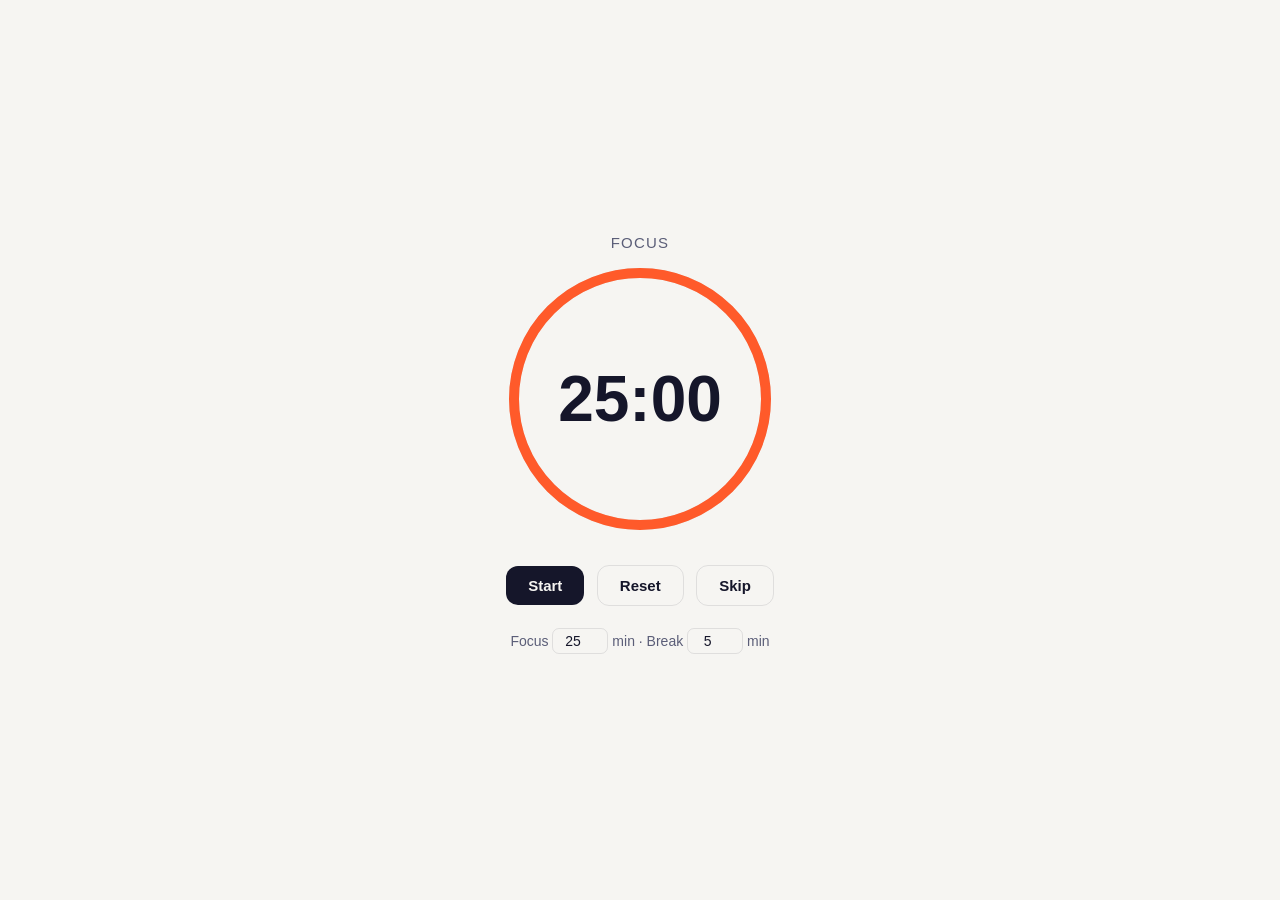
<file: plugins/focus-timer/app/index.html>
<!doctype html>
<html lang="en"><head><meta charset="utf-8"><meta name="viewport" content="width=device-width,initial-scale=1">
<title>Focus Timer</title>
<style>
:root { color-scheme: light dark; --bg:#f6f5f2; --fg:#15162a; --muted:#5b5e78; --line:rgba(20,22,40,.1); --accent:#ff5a2a; }
@media (prefers-color-scheme: dark) { :root { --bg:#0d0e14; --fg:#f3f2ef; --muted:#9a9cb2; --line:rgba(255,255,255,.1); } }
* { box-sizing: border-box; }
body { margin:0; min-height:100vh; display:grid; place-items:center; background:var(--bg); color:var(--fg); font:16px -apple-system,sans-serif; }
main { text-align:center; padding:24px; }
.phase { font-size:15px; letter-spacing:.08em; text-transform:uppercase; color:var(--muted); margin-bottom:8px; }
.ring { position:relative; width:280px; height:280px; margin:0 auto 26px; }
.ring svg { transform:rotate(-90deg); }
.ring .time { position:absolute; inset:0; display:grid; place-items:center; font:600 64px ui-rounded,-apple-system,sans-serif; font-variant-numeric:tabular-nums; }
button { font:600 15px -apple-system,sans-serif; border:0; border-radius:12px; padding:11px 22px; cursor:pointer; margin:0 4px; }
.primary { background:var(--fg); color:var(--bg); }
.ghost { background:transparent; color:var(--fg); border:1px solid var(--line); }
.lengths { margin-top:22px; color:var(--muted); font-size:14px; }
.lengths input { width:56px; font:14px -apple-system,sans-serif; padding:4px 6px; border-radius:7px; border:1px solid var(--line); background:transparent; color:var(--fg); text-align:center; }
.count { margin-top:12px; color:var(--muted); font-size:13px; }
</style></head>
<body><main>
  <div class="phase" id="phase">Focus</div>
  <div class="ring">
    <svg width="280" height="280"><circle cx="140" cy="140" r="126" fill="none" stroke="var(--line)" stroke-width="10"/>
      <circle id="arc" cx="140" cy="140" r="126" fill="none" stroke="var(--accent)" stroke-width="10" stroke-linecap="round"/></svg>
    <div class="time" id="time">25:00</div>
  </div>
  <button class="primary" id="start">Start</button>
  <button class="ghost" id="reset">Reset</button>
  <button class="ghost" id="skip">Skip</button>
  <div class="lengths">Focus <input id="focusMin" type="number" min="1" max="180" value="25"> min · Break <input id="breakMin" type="number" min="1" max="60" value="5"> min</div>
  <div class="count" id="count"></div>
</main>
<script>
(() => {
  const $ = (id) => document.getElementById(id);
  const store = { get: (k, d) => { try { return JSON.parse(localStorage.getItem(k)) ?? d; } catch (e) { return d; } },
                  set: (k, v) => { try { localStorage.setItem(k, JSON.stringify(v)); } catch (e) {} } };
  let s = store.get('timer', { phase: 'focus', endsAt: null, left: null, done: 0 });
  $('focusMin').value = store.get('focusMin', 25);
  $('breakMin').value = store.get('breakMin', 5);
  const length = (phase) => (phase === 'focus' ? +$('focusMin').value : +$('breakMin').value) * 60000;
  const circumference = 2 * Math.PI * 126;
  $('arc').style.strokeDasharray = circumference;
  const chime = () => {
    try {
      const ctx = new AudioContext();
      [0, 0.25, 0.5].forEach((t, i) => {
        const o = ctx.createOscillator(), g = ctx.createGain();
        o.frequency.value = [660, 880, 990][i];
        g.gain.setValueAtTime(0.0001, ctx.currentTime + t);
        g.gain.exponentialRampToValueAtTime(0.2, ctx.currentTime + t + 0.02);
        g.gain.exponentialRampToValueAtTime(0.0001, ctx.currentTime + t + 0.6);
        o.connect(g).connect(ctx.destination); o.start(ctx.currentTime + t); o.stop(ctx.currentTime + t + 0.7);
      });
    } catch (e) {}
  };
  const fmt = (ms) => { const t = Math.max(0, Math.ceil(ms / 1000)); return Math.floor(t / 60) + ':' + String(t % 60).padStart(2, '0'); };
  const render = () => {
    const left = s.endsAt ? s.endsAt - Date.now() : (s.left ?? length(s.phase));
    if (s.endsAt && left <= 0) {
      chime();
      if (s.phase === 'focus') s.done++;
      s = { phase: s.phase === 'focus' ? 'break' : 'focus', endsAt: null, left: null, done: s.done };
      store.set('timer', s);
      return render();
    }
    $('time').textContent = fmt(left);
    $('phase').textContent = s.phase === 'focus' ? 'Focus' : 'Break';
    $('arc').style.stroke = s.phase === 'focus' ? 'var(--accent)' : '#34c759';
    $('arc').style.strokeDashoffset = circumference * (1 - left / length(s.phase));
    $('start').textContent = s.endsAt ? 'Pause' : (s.left ? 'Resume' : 'Start');
    $('count').textContent = s.done ? s.done + (s.done === 1 ? ' focus session done today' : ' focus sessions done today') : '';
    // The tab list shows the title: the time left, while it runs.
    document.title = s.endsAt ? '⏱ ' + fmt(left) + (s.phase === 'focus' ? ' · Focus' : ' · Break') : 'Focus Timer';
  };
  $('start').onclick = () => {
    if (s.endsAt) { s.left = s.endsAt - Date.now(); s.endsAt = null; }
    else { s.endsAt = Date.now() + (s.left ?? length(s.phase)); s.left = null; }
    store.set('timer', s); render();
  };
  $('reset').onclick = () => { s = { phase: 'focus', endsAt: null, left: null, done: s.done }; store.set('timer', s); render(); };
  $('skip').onclick = () => { s = { phase: s.phase === 'focus' ? 'break' : 'focus', endsAt: null, left: null, done: s.done }; store.set('timer', s); render(); };
  for (const id of ['focusMin', 'breakMin']) $(id).onchange = () => { store.set(id, +$(id).value); if (!s.endsAt) s.left = null; render(); };
  render();
  setInterval(render, 500);
})();
</script>
</body></html>
</file>
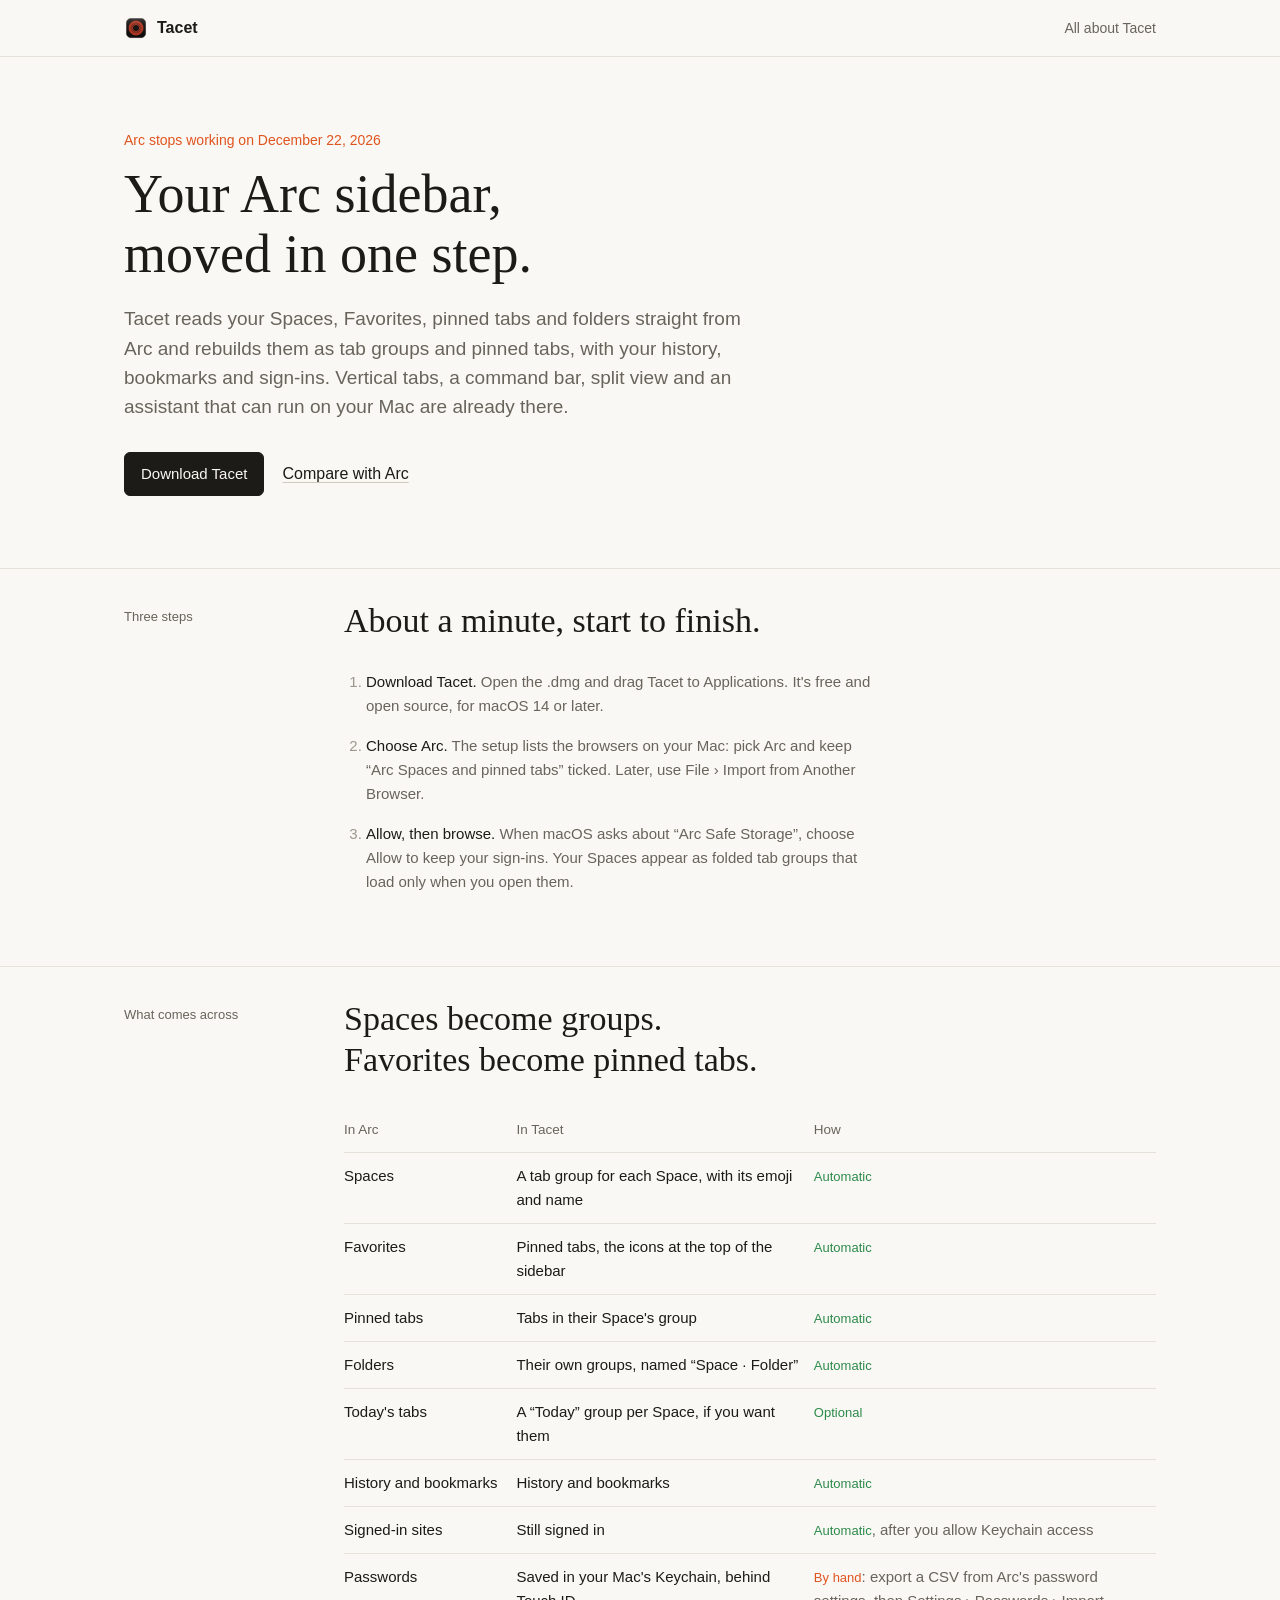
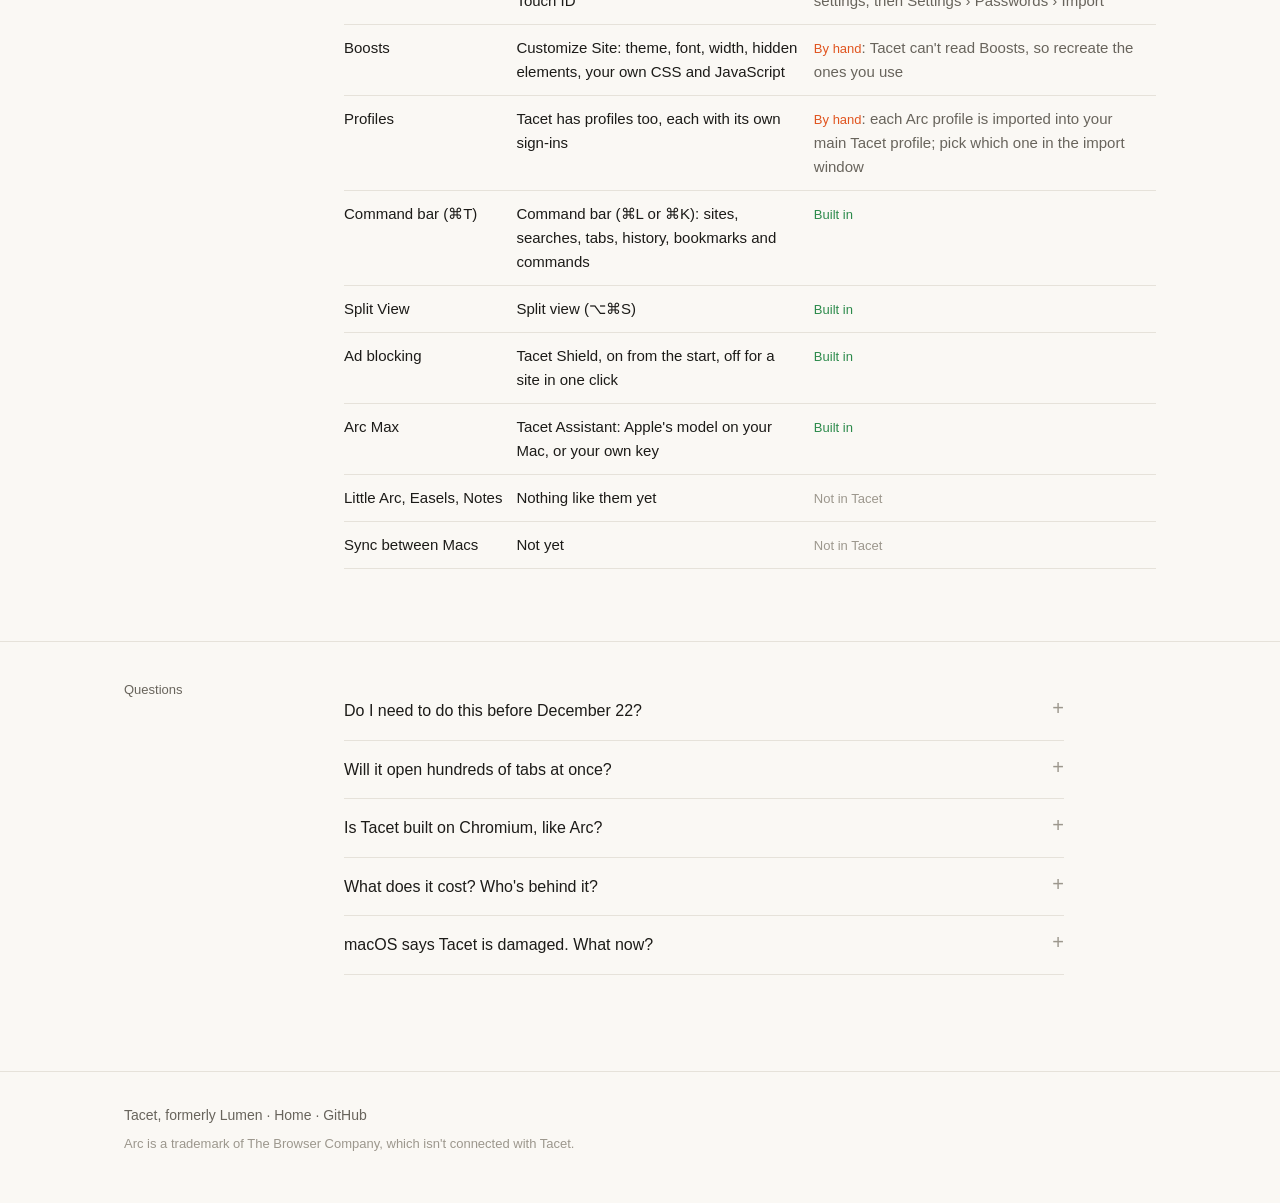
<file: docs/arc.html>
<!doctype html>
<html lang="en">
<head>
<meta charset="utf-8">
<meta name="viewport" content="width=device-width, initial-scale=1">
<title>Switching from Arc — Tacet</title>
<meta name="description" content="Arc stops working on December 22, 2026. Tacet brings your Spaces, Favorites, pinned tabs and folders across in one step, with vertical tabs, a command bar and an assistant that runs on your Mac.">
<meta name="theme-color" content="#161513" media="(prefers-color-scheme: dark)">
<meta name="theme-color" content="#faf8f4" media="(prefers-color-scheme: light)">
<meta property="og:type" content="website">
<meta property="og:title" content="Switching from Arc to Tacet">
<meta property="og:description" content="Arc stops working on December 22. Bring your Spaces, Favorites and pinned tabs to Tacet in one step.">
<meta property="og:image" content="https://scadavide55.github.io/Tacet/assets/screenshot.jpg">
<meta property="og:url" content="https://scadavide55.github.io/Tacet/arc.html">
<meta name="twitter:card" content="summary_large_image">
<link rel="canonical" href="https://scadavide55.github.io/Tacet/arc.html">
<link rel="icon" type="image/png" href="assets/favicon.png">
<link rel="apple-touch-icon" href="assets/icon.png">
<script>
  // Same choice as the main page, applied before anything draws.
  (() => {
    let t = null;
    try { t = localStorage.getItem('theme'); } catch (e) {}
    if (t === 'light' || t === 'dark') document.documentElement.dataset.theme = t;
  })();
</script>
<style>
:root {
  --bg: #faf8f4; --surface: #ffffff; --fg: #1c1b18; --muted: #68645c; --faint: #9c978d;
  --line: #e6e2da; --line-strong: #cfc9be; --code: #f0ede6; --accent: #e0541f; --ok: #2c8a4b;
  --font: -apple-system, BlinkMacSystemFont, "SF Pro Text", "Helvetica Neue", Helvetica, Arial, sans-serif;
  --serif: ui-serif, "New York", "Iowan Old Style", "Palatino", "Book Antiqua", Georgia, serif;
  --mono: ui-monospace, "SF Mono", Menlo, Consolas, monospace;
  --max: 1080px;
  color-scheme: light;
}
@media (prefers-color-scheme: dark) {
  :root:not([data-theme="light"]) {
    --bg: #161513; --surface: #1e1d1a; --fg: #ebe8e1; --muted: #a39e94; --faint: #6f6b63;
    --line: #2b2a26; --line-strong: #3e3c37; --code: #24231f; --accent: #ff7a3a; --ok: #5cc27a; color-scheme: dark;
  }
}
:root[data-theme="dark"] {
  --bg: #161513; --surface: #1e1d1a; --fg: #ebe8e1; --muted: #a39e94; --faint: #6f6b63;
  --line: #2b2a26; --line-strong: #3e3c37; --code: #24231f; --accent: #ff7a3a; --ok: #5cc27a; color-scheme: dark;
}
* { box-sizing: border-box; }
body { margin: 0; background: var(--bg); color: var(--fg); font: 16px/1.6 var(--font); -webkit-font-smoothing: antialiased; }
a { color: inherit; text-decoration: underline; text-decoration-color: var(--line-strong); text-underline-offset: 3px; }
a:hover { text-decoration-color: currentColor; }
img { display: block; }
h1, h2 { font-family: var(--serif); font-weight: 500; margin: 0; text-wrap: balance; }
p { margin: 0; }
.wrap { max-width: var(--max); margin: 0 auto; padding: 0 24px; }
code { font: 13.5px/1.5 var(--mono); background: var(--code); padding: 2px 6px; border-radius: 4px; overflow-wrap: anywhere; }
nav { border-bottom: 1px solid var(--line); }
nav .wrap { display: flex; align-items: center; gap: 16px; height: 56px; }
.brand { display: flex; align-items: center; gap: 9px; font-weight: 600; text-decoration: none; }
.brand img { width: 24px; height: 24px; }
nav .back { margin-left: auto; color: var(--muted); text-decoration: none; font-size: 14px; }
nav .back:hover { color: var(--fg); }
header { padding: 72px 0 0; }
.date { font-size: 14px; color: var(--accent); margin-bottom: 14px; }
h1 { font-size: clamp(36px, 5vw, 54px); line-height: 1.1; max-width: 16ch; margin-bottom: 20px; }
.lead { font-size: 19px; line-height: 1.55; color: var(--muted); max-width: 620px; }
.btn { display: inline-flex; align-items: center; gap: 8px; border: 1px solid var(--fg); background: var(--fg); color: var(--bg); padding: 9px 16px; border-radius: 6px; font-size: 15px; font-weight: 500; text-decoration: none; white-space: nowrap; }
.btn:hover { opacity: .85; }
.actions { display: flex; align-items: center; gap: 18px; flex-wrap: wrap; margin-top: 30px; }
section { border-top: 1px solid var(--line); margin-top: 72px; padding-top: 32px; }
.grid { display: grid; grid-template-columns: 180px minmax(0, 1fr); gap: 24px 40px; }
.label { font-size: 13px; color: var(--muted); padding-top: 6px; }
h2 { font-size: clamp(27px, 3.2vw, 34px); line-height: 1.2; max-width: 26ch; }
.steps { margin: 28px 0 0; padding-left: 22px; max-width: 64ch; display: grid; gap: 16px; color: var(--muted); font-size: 15px; }
.steps li::marker { color: var(--faint); }
.steps b { color: var(--fg); font-weight: 500; }
.map { width: 100%; border-collapse: collapse; font-size: 15px; margin-top: 28px; }
.map th, .map td { text-align: left; padding: 11px 14px 11px 0; border-bottom: 1px solid var(--line); vertical-align: top; }
.map th { color: var(--muted); font-weight: 500; font-size: 13.5px; }
.map td:first-child { font-weight: 500; white-space: nowrap; }
.map td.how { color: var(--muted); }
.tag { font-size: 13px; white-space: nowrap; }
.tag.auto { color: var(--ok); }
.tag.hand { color: var(--accent); }
.tag.none { color: var(--faint); }
.faq { max-width: 720px; margin-top: 8px; }
details { border-bottom: 1px solid var(--line); padding: 16px 0; }
summary { cursor: pointer; font-size: 16px; font-weight: 500; list-style: none; display: flex; justify-content: space-between; gap: 20px; }
summary::-webkit-details-marker { display: none; }
summary::after { content: "+"; color: var(--faint); font-weight: 400; font-size: 20px; line-height: 1; flex: none; }
details[open] summary::after { content: "–"; }
details p { color: var(--muted); margin: 10px 0 0; font-size: 15px; max-width: 64ch; }
footer { margin-top: 96px; border-top: 1px solid var(--line); padding: 32px 0 48px; color: var(--muted); font-size: 14px; }
footer a { text-decoration: none; }
footer a:hover { color: var(--fg); }
footer .note { margin-top: 8px; color: var(--faint); font-size: 13px; }
@media (max-width: 900px) {
  .grid { grid-template-columns: minmax(0, 1fr); gap: 12px; }
  .label { padding-top: 0; }
  section { margin-top: 56px; }
}
@media (max-width: 760px) {
  .map td:first-child { white-space: normal; }
  .map th:nth-child(3), .map td:nth-child(3) { display: none; }
}
@media (max-width: 640px) {
  .wrap { padding: 0 16px; }
  header { padding-top: 48px; }
}
</style>
</head>
<body>
<nav>
  <div class="wrap">
    <a class="brand" href="./"><img src="assets/icon.png" alt="">Tacet</a>
    <a class="back" href="./">All about Tacet</a>
  </div>
</nav>

<header>
  <div class="wrap">
    <p class="date">Arc stops working on December 22, 2026</p>
    <h1>Your Arc sidebar, moved in one step.</h1>
    <p class="lead">Tacet reads your Spaces, Favorites, pinned tabs and folders straight from Arc and rebuilds them as tab groups and pinned tabs, with your history, bookmarks and sign-ins. Vertical tabs, a command bar, split view and an assistant that can run on your Mac are already there.</p>
    <div class="actions">
      <a class="btn" id="dl" href="https://github.com/scadavide55/Tacet/releases/latest">Download Tacet</a>
      <a href="./#compare">Compare with Arc</a>
    </div>
  </div>
</header>

<section>
  <div class="wrap grid">
    <div class="label">Three steps</div>
    <div>
      <h2>About a minute, start to finish.</h2>
      <ol class="steps">
        <li><b>Download Tacet.</b> Open the .dmg and drag Tacet to Applications. It's free and open source, for macOS 14 or later.</li>
        <li><b>Choose Arc.</b> The setup lists the browsers on your Mac: pick Arc and keep “Arc Spaces and pinned tabs” ticked. Later, use File › Import from Another Browser.</li>
        <li><b>Allow, then browse.</b> When macOS asks about “Arc Safe Storage”, choose Allow to keep your sign-ins. Your Spaces appear as folded tab groups that load only when you open them.</li>
      </ol>
    </div>
  </div>
</section>

<section>
  <div class="wrap grid">
    <div class="label">What comes across</div>
    <div>
      <h2>Spaces become groups. Favorites become pinned tabs.</h2>
      <table class="map">
        <thead><tr><th>In Arc</th><th>In Tacet</th><th>How</th></tr></thead>
        <tbody>
          <tr><td>Spaces</td><td>A tab group for each Space, with its emoji and name</td><td class="how"><span class="tag auto">Automatic</span></td></tr>
          <tr><td>Favorites</td><td>Pinned tabs, the icons at the top of the sidebar</td><td class="how"><span class="tag auto">Automatic</span></td></tr>
          <tr><td>Pinned tabs</td><td>Tabs in their Space's group</td><td class="how"><span class="tag auto">Automatic</span></td></tr>
          <tr><td>Folders</td><td>Their own groups, named “Space · Folder”</td><td class="how"><span class="tag auto">Automatic</span></td></tr>
          <tr><td>Today's tabs</td><td>A “Today” group per Space, if you want them</td><td class="how"><span class="tag auto">Optional</span></td></tr>
          <tr><td>History and bookmarks</td><td>History and bookmarks</td><td class="how"><span class="tag auto">Automatic</span></td></tr>
          <tr><td>Signed-in sites</td><td>Still signed in</td><td class="how"><span class="tag auto">Automatic</span>, after you allow Keychain access</td></tr>
          <tr><td>Passwords</td><td>Saved in your Mac's Keychain, behind Touch ID</td><td class="how"><span class="tag hand">By hand</span>: export a CSV from Arc's password settings, then Settings › Passwords › Import</td></tr>
          <tr><td>Boosts</td><td>Customize Site: theme, font, width, hidden elements, your own CSS and JavaScript</td><td class="how"><span class="tag hand">By hand</span>: Tacet can't read Boosts, so recreate the ones you use</td></tr>
          <tr><td>Profiles</td><td>Tacet has profiles too, each with its own sign-ins</td><td class="how"><span class="tag hand">By hand</span>: each Arc profile is imported into your main Tacet profile; pick which one in the import window</td></tr>
          <tr><td>Command bar (⌘T)</td><td>Command bar (⌘L or ⌘K): sites, searches, tabs, history, bookmarks and commands</td><td class="how"><span class="tag auto">Built in</span></td></tr>
          <tr><td>Split View</td><td>Split view (⌥⌘S)</td><td class="how"><span class="tag auto">Built in</span></td></tr>
          <tr><td>Ad blocking</td><td>Tacet Shield, on from the start, off for a site in one click</td><td class="how"><span class="tag auto">Built in</span></td></tr>
          <tr><td>Arc Max</td><td>Tacet Assistant: Apple's model on your Mac, or your own key</td><td class="how"><span class="tag auto">Built in</span></td></tr>
          <tr><td>Little Arc, Easels, Notes</td><td>Nothing like them yet</td><td class="how"><span class="tag none">Not in Tacet</span></td></tr>
          <tr><td>Sync between Macs</td><td>Not yet</td><td class="how"><span class="tag none">Not in Tacet</span></td></tr>
        </tbody>
      </table>
    </div>
  </div>
</section>

<section>
  <div class="wrap grid">
    <div class="label">Questions</div>
    <div class="faq">
      <details><summary>Do I need to do this before December 22?</summary>
        <p>Yes. Tacet reads Arc's files on your Mac, and Arc may remove them once it stops working. Importing now is safest; you can keep using Arc until then.</p></details>
      <details><summary>Will it open hundreds of tabs at once?</summary>
        <p>No. Imported tabs wait folded in their groups and load only when you click them, so a big sidebar doesn't slow your Mac down.</p></details>
      <details><summary>Is Tacet built on Chromium, like Arc?</summary>
        <p>No, on WebKit, the engine of Safari. Sites behave as they do in Safari, with its speed and battery life. Chrome extensions are supported on macOS 15.4 or later, as are Safari and Firefox ones.</p></details>
      <details><summary>What does it cost? Who's behind it?</summary>
        <p>Nothing. Tacet is free and open source under the GPL-3.0, has no accounts and no analytics, and is made by one person. The code is on <a href="https://github.com/scadavide55/Tacet">GitHub</a>.</p></details>
      <details><summary>macOS says Tacet is damaged. What now?</summary>
        <p>Tacet isn't notarized by Apple yet. The download is fine: run <code>xattr -dr com.apple.quarantine /Applications/Tacet.app</code> once in Terminal, then open it normally.</p></details>
    </div>
  </div>
</section>

<footer>
  <div class="wrap">
    <p>Tacet, formerly Lumen · <a href="./">Home</a> · <a href="https://github.com/scadavide55/Tacet">GitHub</a></p>
    <p class="note">Arc is a trademark of The Browser Company, which isn't connected with Tacet.</p>
  </div>
</footer>

<script>
  // The newest .dmg, straight from GitHub; the releases page if that fails.
  fetch('https://api.github.com/repos/scadavide55/Tacet/releases/latest', { headers: { Accept: 'application/vnd.github+json' } })
    .then((r) => r.ok ? r.json() : Promise.reject())
    .then((rel) => {
      const dmg = (rel.assets || []).find((a) => /\.dmg$/i.test(a.name));
      if (dmg && /^https:\/\/github\.com\//.test(dmg.browser_download_url)) document.getElementById('dl').href = dmg.browser_download_url;
    })
    .catch(() => {});
</script>
</body>
</html>
</file>
